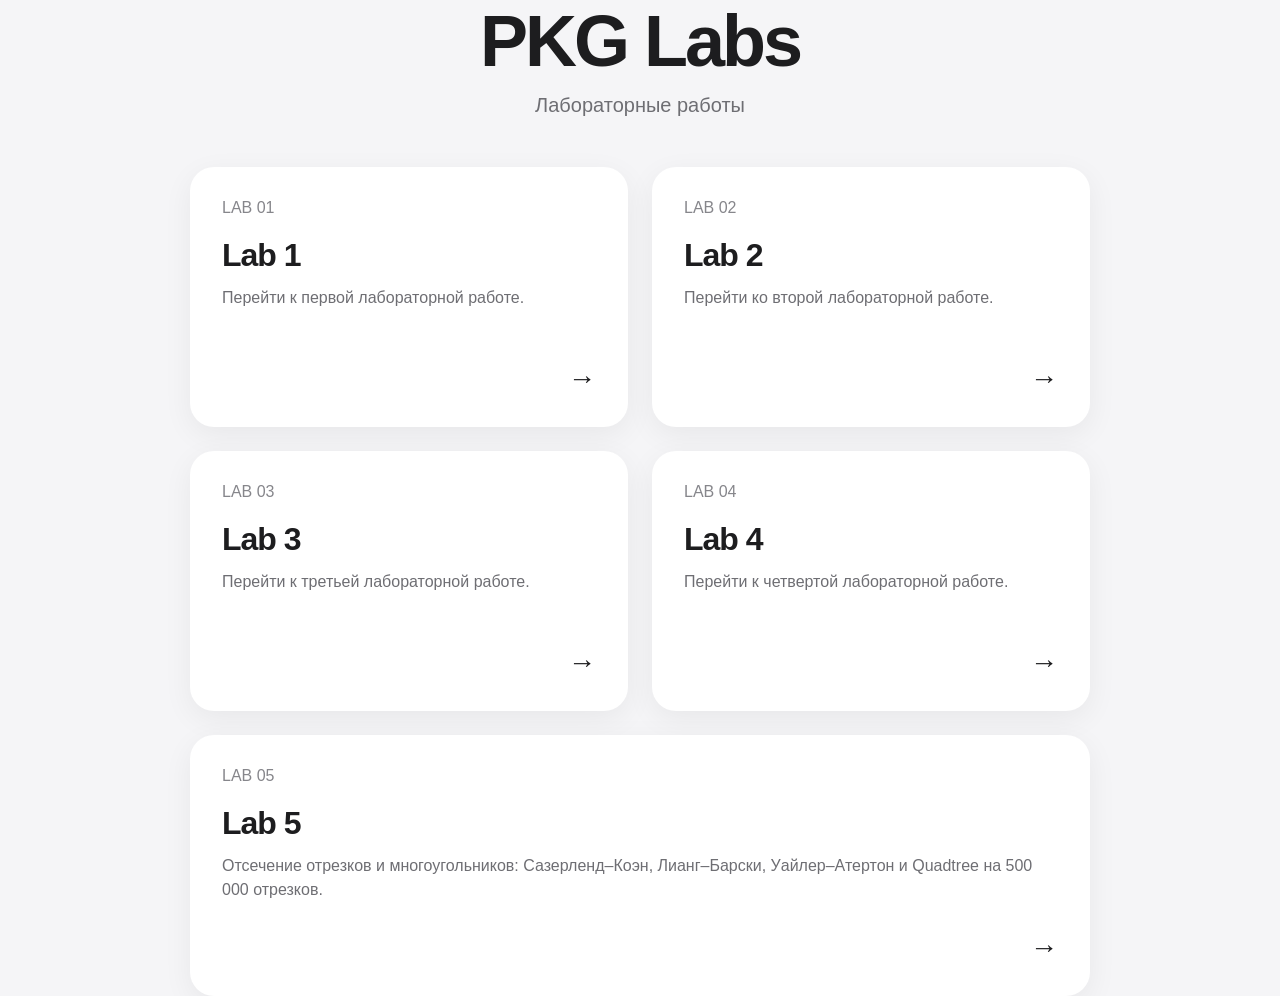
<file: index.html>
<!DOCTYPE html>

<html lang="ru">
<head>
    <meta charset="UTF-8">
    <meta name="viewport" content="width=device-width, initial-scale=1.0">
<title>PKG Labs</title>

<style>
    * {
        box-sizing: border-box;
    }

    body {
        margin: 0;
        min-height: 100vh;

        display: flex;
        justify-content: center;
        align-items: center;

        font-family: -apple-system, BlinkMacSystemFont, "Segoe UI", sans-serif;

        background: #f5f5f7;
        color: #1d1d1f;
    }

    .container {
        width: min(900px, 90%);
        text-align: center;
    }

    h1 {
        margin: 0 0 12px;

        font-size: clamp(42px, 7vw, 72px);
        font-weight: 700;
        letter-spacing: -3px;
    }

    .subtitle {
        margin: 0 0 50px;

        font-size: 20px;
        color: #6e6e73;
    }

    .labs {
        display: grid;
        grid-template-columns: repeat(2, 1fr);
        gap: 24px;
    }

    .lab {
        display: flex;
        flex-direction: column;
        justify-content: space-between;

        min-height: 260px;
        padding: 32px;

        text-align: left;
        text-decoration: none;
        color: inherit;

        background: white;
        border-radius: 24px;

        box-shadow: 0 8px 30px rgba(0, 0, 0, 0.06);

        transition:
            transform 0.2s ease,
            box-shadow 0.2s ease;
    }

    .lab:hover {
        transform: translateY(-6px);

        box-shadow: 0 16px 40px rgba(0, 0, 0, 0.1);
    }

    .lab-number {
        font-size: 16px;
        color: #86868b;
        margin-bottom: 20px;
    }

    .lab-title {
        margin: 0;

        font-size: 32px;
        font-weight: 600;
        letter-spacing: -1px;
    }

    .lab-description {
        margin: 12px 0 0;

        color: #6e6e73;
        line-height: 1.5;
    }

    .arrow {
        margin-top: 30px;

        font-size: 28px;
        text-align: right;
    }

    .labs .lab:last-child:nth-child(odd) {
        grid-column: 1 / -1;
        min-height: 220px;
    }

    footer {
        margin-top: 40px;

        font-size: 14px;
        color: #86868b;
    }

    @media (max-width: 650px) {
        .labs {
            grid-template-columns: 1fr;
        }

        .lab {
            min-height: 220px;
        }
    }
</style>

</head>

<body>

<main class="container">
<h1>PKG Labs</h1>

<p class="subtitle">
    Лабораторные работы
</p>

<section class="labs">

   <a class="lab" href="./pkg%20lab%201/index.html">
        <div>
            <div class="lab-number">LAB 01</div>

            <h2 class="lab-title">
                Lab 1
            </h2>

            <p class="lab-description">
                Перейти к первой лабораторной работе.
            </p>
        </div>

        <div class="arrow">→</div>
    </a>

    <a class="lab" href="./pkg%20lab%202/index.html">
        <div>
            <div class="lab-number">LAB 02</div>

            <h2 class="lab-title">
                Lab 2
            </h2>

            <p class="lab-description">
                Перейти ко второй лабораторной работе.
            </p>
        </div>

        <div class="arrow">→</div>
    </a>

    <a class="lab" href="./pkg%20lab%203/index.html">
        <div>
            <div class="lab-number">LAB 03</div>

            <h2 class="lab-title">
                Lab 3
            </h2>

            <p class="lab-description">
                Перейти к третьей лабораторной работе.
            </p>
        </div>

        <div class="arrow">→</div>
    </a>
    <a class="lab" href="./pkg%20lab%204/index.html">
        <div>
            <div class="lab-number">LAB 04</div>

            <h2 class="lab-title">
                Lab 4
            </h2>

            <p class="lab-description">
                Перейти к четвертой лабораторной работе.
            </p>
        </div>

        <div class="arrow">→</div>
    </a>

    <a class="lab" href="./pkg%20lab%205/index.html">
        <div>
            <div class="lab-number">LAB 05</div>

            <h2 class="lab-title">
                Lab 5
            </h2>

            <p class="lab-description">
                Отсечение отрезков и многоугольников: Сазерленд–Коэн,
                Лианг–Барски, Уайлер–Атертон и Quadtree на 500 000 отрезков.
            </p>
        </div>

        <div class="arrow">→</div>
    </a>
</section>
</main>

</body>
</html>
</file>
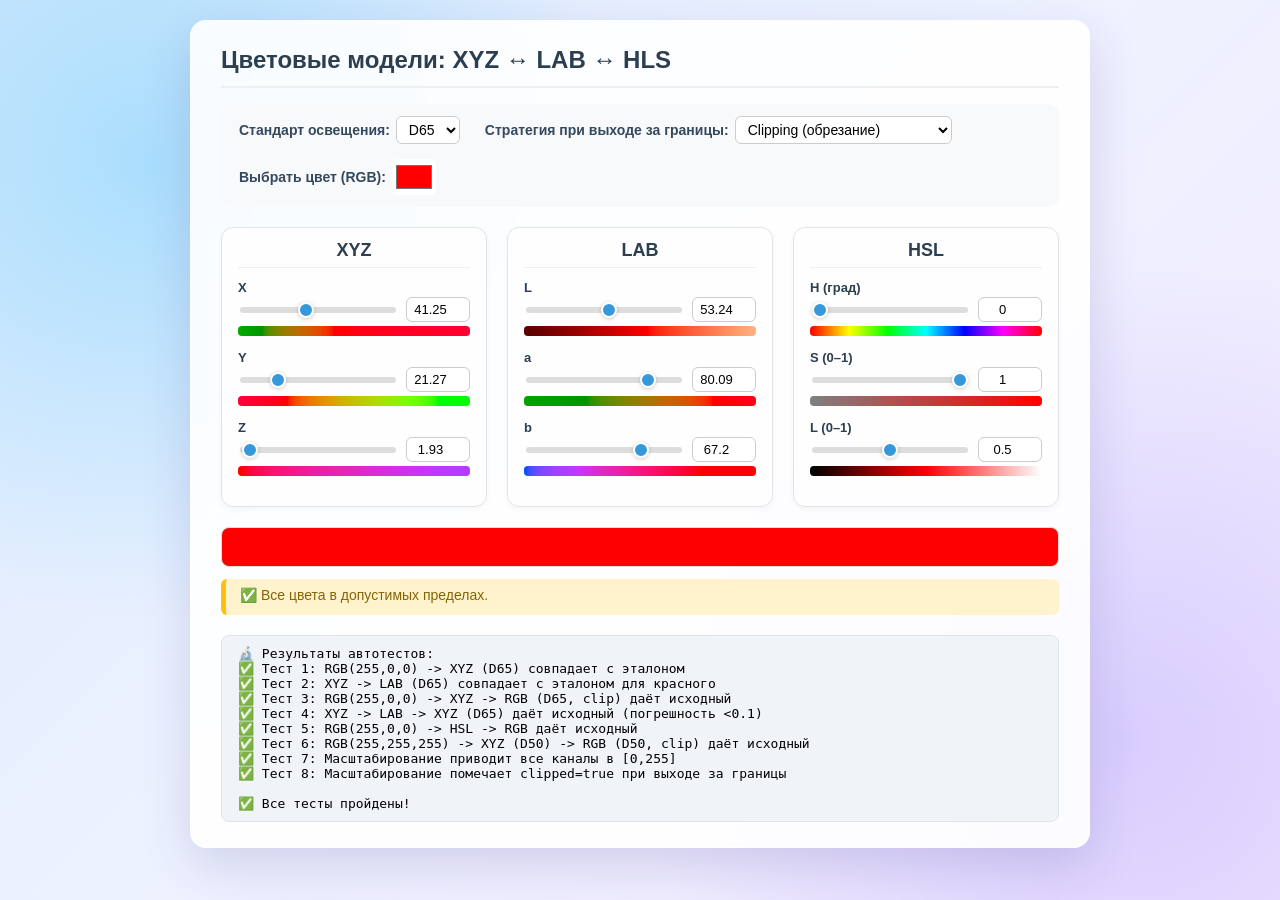
<file: pkg lab 1 /index.html>
<!DOCTYPE html>
<html lang="ru">
<head>
    <meta charset="UTF-8">
    <meta name="viewport" content="width=device-width, initial-scale=1.0">
    <title>ЛР 1: XYZ ↔ LAB ↔ HLS</title>
    <link rel="stylesheet" href="style.css">
</head>
<body>
<div class="app" id="app">
    <h1> Цветовые модели: XYZ ↔ LAB ↔ HLS</h1>

    <div class="controls">
        <label>Стандарт освещения:
            <select id="illuminantSelect">
                <option value="D65">D65</option>
                <option value="D50">D50</option>
                <option value="E">E</option>
            </select>
        </label>
        <label>Стратегия при выходе за границы:
            <select id="clampStrategy">
                <option value="clip">Clipping (обрезание)</option>
                <option value="scale">Scaling (масштабирование)</option>
            </select>
        </label>
        <label>Выбрать цвет (RGB):
            <input type="color" id="colorPicker" value="#ff0000">
        </label>
    </div>

    <div class="models">
        <div class="model-card" id="xyzCard">
            <h3>XYZ</h3>
            <div class="param" data-model="xyz" data-component="X">
                <label>X</label>
                <div class="row">
                    <input type="range" min="0" max="100" step="0.01" value="41">
                    <input type="number" step="0.01" value="41">
                </div>
                <canvas class="gradient-canvas" width="200" height="10"></canvas>
            </div>
            <div class="param" data-model="xyz" data-component="Y">
                <label>Y</label>
                <div class="row">
                    <input type="range" min="0" max="100" step="0.01" value="21">
                    <input type="number" step="0.01" value="21">
                </div>
                <canvas class="gradient-canvas" width="200" height="10"></canvas>
            </div>
            <div class="param" data-model="xyz" data-component="Z">
                <label>Z</label>
                <div class="row">
                    <input type="range" min="0" max="110" step="0.01" value="2">
                    <input type="number" step="0.01" value="2">
                </div>
                <canvas class="gradient-canvas" width="200" height="10"></canvas>
            </div>
        </div>

        <div class="model-card" id="labCard">
            <h3>LAB</h3>
            <div class="param" data-model="lab" data-component="L">
                <label>L</label>
                <div class="row">
                    <input type="range" min="0" max="100" step="0.01" value="53">
                    <input type="number" step="0.01" value="53">
                </div>
                <canvas class="gradient-canvas" width="200" height="10"></canvas>
            </div>
            <div class="param" data-model="lab" data-component="a">
                <label>a</label>
                <div class="row">
                    <input type="range" min="-128" max="127" step="0.01" value="80">
                    <input type="number" step="0.01" value="80">
                </div>
                <canvas class="gradient-canvas" width="200" height="10"></canvas>
            </div>
            <div class="param" data-model="lab" data-component="b">
                <label>b</label>
                <div class="row">
                    <input type="range" min="-128" max="127" step="0.01" value="67">
                    <input type="number" step="0.01" value="67">
                </div>
                <canvas class="gradient-canvas" width="200" height="10"></canvas>
            </div>
        </div>

        <div class="model-card" id="hslCard">
            <h3>HSL</h3>
            <div class="param" data-model="hsl" data-component="H">
                <label>H (град)</label>
                <div class="row">
                    <input type="range" min="0" max="360" step="0.1" value="0">
                    <input type="number" step="0.1" value="0">
                </div>
                <canvas class="gradient-canvas" width="200" height="10"></canvas>
            </div>
            <div class="param" data-model="hsl" data-component="S">
                <label>S (0–1)</label>
                <div class="row">
                    <input type="range" min="0" max="1" step="0.001" value="1">
                    <input type="number" step="0.001" value="1">
                </div>
                <canvas class="gradient-canvas" width="200" height="10"></canvas>
            </div>
            <div class="param" data-model="hsl" data-component="L">
                <label>L (0–1)</label>
                <div class="row">
                    <input type="range" min="0" max="1" step="0.001" value="0.5">
                    <input type="number" step="0.001" value="0.5">
                </div>
                <canvas class="gradient-canvas" width="200" height="10"></canvas>
            </div>
        </div>
    </div>

    <div class="color-preview" id="colorPreview" style="background: #ff0000;"></div>
    <div class="warning" id="warningMessage"> Предупреждений нет</div>

    <div class="test-results" id="testResults">Запуск автотестов...</div>
</div>

<script src="script.js"></script>
</body>
</html>
</file>
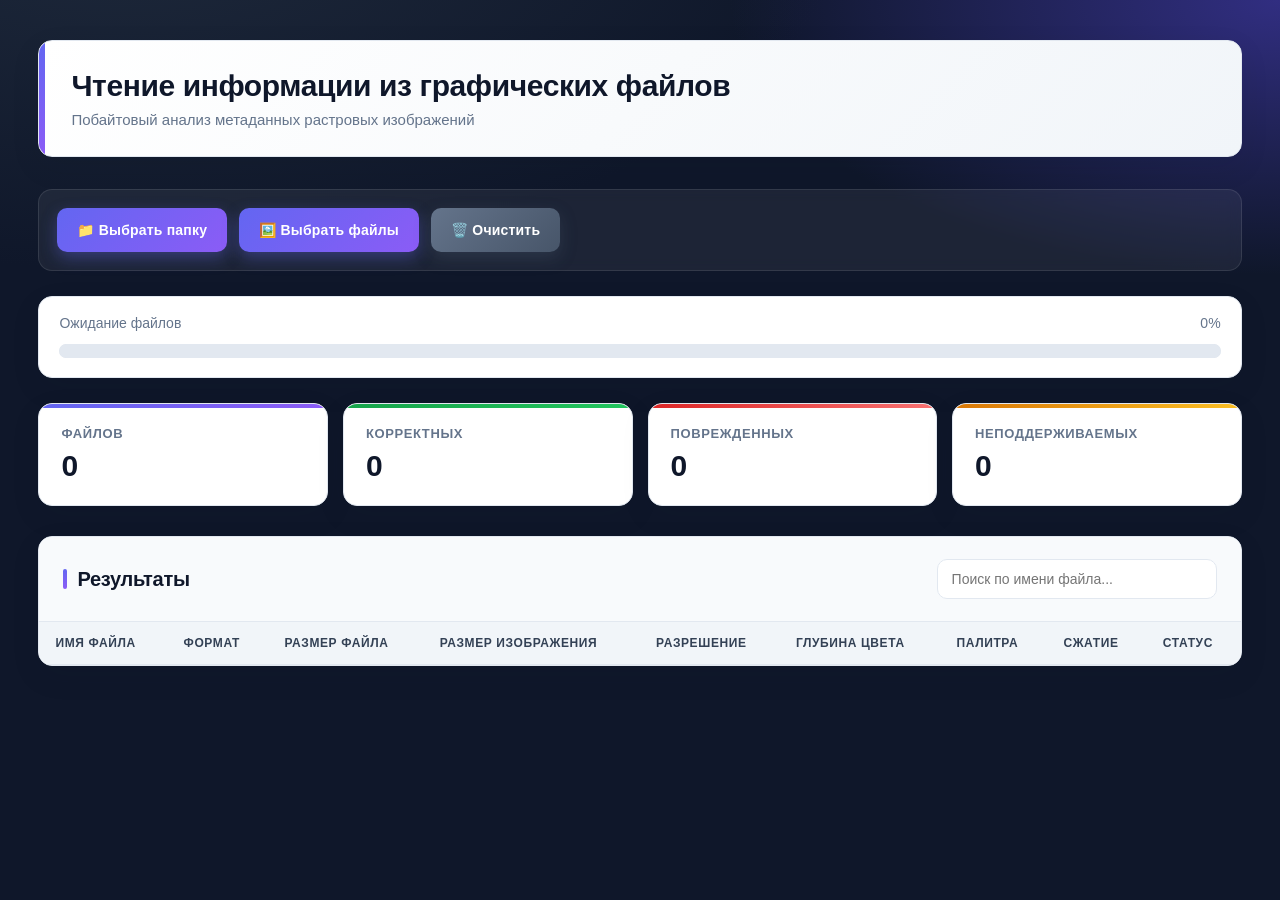
<file: pkg lab 2/index.html>
<!DOCTYPE html>
<html lang="ru">
<head>
    <meta charset="UTF-8">
    <meta name="viewport" content="width=device-width, initial-scale=1.0">
    <title>Чтение информации из графических файлов</title>
    <link rel="stylesheet" href="styles.css">
</head>
<body>
<main class="container">
    <header class="header">
        <h1>Чтение информации из графических файлов</h1>
        <p>Побайтовый анализ метаданных растровых изображений</p>
    </header>

    <section class="controls">
        <label class="button primary">
            📁 Выбрать папку
            <input id="folderInput" type="file" webkitdirectory directory multiple hidden>
        </label>

        <label class="button">
            🖼️ Выбрать файлы
            <input id="fileInput" type="file" multiple accept=".jpg,.jpeg,.gif,.tif,.tiff,.bmp,.png,.pcx" hidden>
        </label>

        <button id="clearButton" class="button secondary" type="button">🗑️ Очистить</button>
    </section>

    <section class="progress-section">
        <div class="progress-header">
            <span id="progressText">Ожидание файлов</span>
            <span id="progressPercent">0%</span>
        </div>
        <progress id="progressBar" value="0" max="100"></progress>
    </section>

    <section class="statistics">
        <div class="stat-card">
            <span>Файлов</span>
            <strong id="totalFiles">0</strong>
        </div>
        <div class="stat-card">
            <span>Корректных</span>
            <strong id="correctFiles">0</strong>
        </div>
        <div class="stat-card">
            <span>Поврежденных</span>
            <strong id="brokenFiles">0</strong>
        </div>
        <div class="stat-card">
            <span>Неподдерживаемых</span>
            <strong id="unsupportedFiles">0</strong>
        </div>
    </section>

    <section class="results">
        <div class="results-header">
            <h2>Результаты</h2>
            <input id="filterInput" type="search" placeholder="Поиск по имени файла...">
        </div>

        <div class="table-wrapper">
            <table>
                <thead>
                    <tr>
                        <th>Имя файла</th>
                        <th>Формат</th>
                        <th>Размер файла</th>
                        <th>Размер изображения</th>
                        <th>Разрешение</th>
                        <th>Глубина цвета</th>
                        <th>Палитра</th>
                        <th>Сжатие</th>
                        <th>Статус</th>
                    </tr>
                </thead>
                <tbody id="resultsBody"></tbody>
            </table>
        </div>
    </section>
</main>

<script src="worker.js"></script>
<script src="app.js"></script>
</body>
</html>
</file>
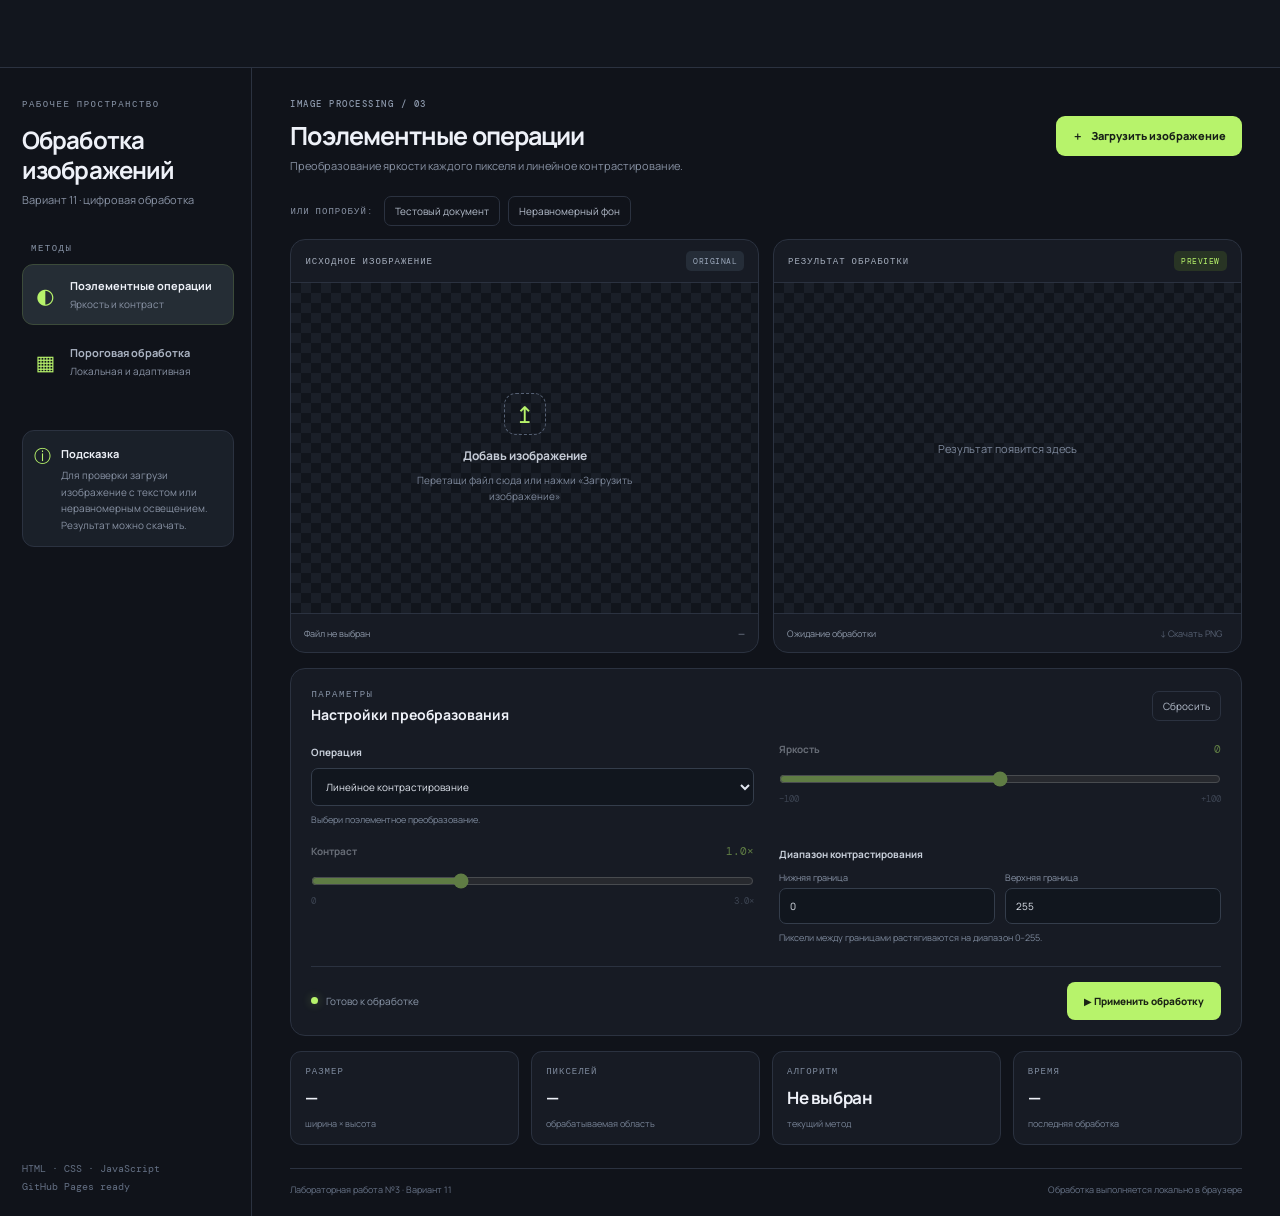
<file: pkg lab 3/index.html>
<!doctype html>
<html lang="ru">
<head>
  <meta charset="utf-8">
  <meta name="viewport" content="width=device-width, initial-scale=1">
  <meta name="theme-color" content="#10131a">
  <title>Lab 3 — Обработка изображений</title>
  <link rel="stylesheet" href="style.css">
</head>
<body>
  <header class="topbar">
    <div class="topbar-spacer" aria-hidden="true"></div>
  </header>
  <main class="app-shell">
    <aside class="sidebar">
      <div class="eyebrow">РАБОЧЕЕ ПРОСТРАНСТВО</div>
      <h1>Обработка<br>изображений</h1>
      <p class="muted intro">Вариант 11 · цифровая обработка</p>
      <div class="nav-label">МЕТОДЫ</div>
      <button class="nav-item active" data-panel="pixel"><span class="nav-icon">◐</span><span><b>Поэлементные операции</b><small>Яркость и контраст</small></span></button>
      <button class="nav-item" data-panel="threshold"><span class="nav-icon">▦</span><span><b>Пороговая обработка</b><small>Локальная и адаптивная</small></span></button>
      <div class="side-note"><span class="note-icon">ⓘ</span><div><b>Подсказка</b><p>Для проверки загрузи изображение с текстом или неравномерным освещением. Результат можно скачать.</p></div></div>
      <div class="sidebar-footer">HTML · CSS · JavaScript<br>GitHub Pages ready</div>
    </aside>
    <section class="workspace">
      <div class="page-heading">
        <div><div class="eyebrow">IMAGE PROCESSING / 03</div><h2 id="pageTitle">Поэлементные операции</h2><p id="pageSubtitle">Преобразование яркости каждого пикселя и линейное контрастирование.</p></div>
        <label class="upload-btn" for="fileInput">＋ <span>Загрузить изображение</span></label>
        <input id="fileInput" type="file" accept="image/*" hidden>
      </div>
      <div class="sample-row"><span class="muted">ИЛИ ПОПРОБУЙ:</span><button class="sample-btn" id="sampleDocument">Тестовый документ</button><button class="sample-btn" id="sampleUneven">Неравномерный фон</button></div>
      <div class="image-grid">
        <article class="image-card">
          <div class="card-head"><span>ИСХОДНОЕ ИЗОБРАЖЕНИЕ</span><span class="pill" id="originalTag">ORIGINAL</span></div>
          <div class="canvas-wrap" id="originalWrap"><canvas id="originalCanvas" width="640" height="420"></canvas><div class="empty-state" id="emptyState"><div class="empty-symbol">↥</div><b>Добавь изображение</b><span>Перетащи файл сюда или нажми «Загрузить изображение»</span></div></div>
          <div class="image-meta"><span id="imageName">Файл не выбран</span><span id="imageSize">—</span></div>
        </article>
        <article class="image-card result-card">
          <div class="card-head"><span>РЕЗУЛЬТАТ ОБРАБОТКИ</span><span class="pill result-pill">PREVIEW</span></div>
          <div class="canvas-wrap"><canvas id="resultCanvas" width="640" height="420"></canvas><div class="result-placeholder" id="resultPlaceholder">Результат появится здесь</div></div>
          <div class="image-meta"><span id="resultLabel">Ожидание обработки</span><button class="download-btn" id="downloadBtn" disabled>↓ Скачать PNG</button></div>
        </article>
      </div>
      <section class="control-panel">
        <div class="panel-title"><div><div class="eyebrow">ПАРАМЕТРЫ</div><h3 id="controlTitle">Настройки преобразования</h3></div><button class="reset-btn" id="resetBtn">Сбросить</button></div>
        <div id="pixelControls" class="controls-grid">
          <div class="control-block"><label for="operation">Операция</label><select id="operation"><option value="contrast">Линейное контрастирование</option><option value="gray">Оттенки серого</option><option value="invert">Инверсия</option><option value="brightness">Яркость и контраст</option></select><p class="help">Выбери поэлементное преобразование.</p></div>
          <div class="control-block range-block" id="brightnessBlock"><div class="range-label"><label for="brightness">Яркость</label><output id="brightnessOut">0</output></div><input id="brightness" type="range" min="-100" max="100" value="0"><div class="range-ends"><span>−100</span><span>+100</span></div></div>
          <div class="control-block range-block" id="contrastBlock"><div class="range-label"><label for="contrast">Контраст</label><output id="contrastOut">1.0×</output></div><input id="contrast" type="range" min="0" max="300" value="100"><div class="range-ends"><span>0</span><span>3.0×</span></div></div>
          <div class="control-block"><label for="stretch">Диапазон контрастирования</label><div class="two-inputs"><div><small>Нижняя граница</small><input id="lowCut" type="number" min="0" max="254" value="0"></div><div><small>Верхняя граница</small><input id="highCut" type="number" min="1" max="255" value="255"></div></div><p class="help">Пиксели между границами растягиваются на диапазон 0–255.</p></div>
        </div>
        <div id="thresholdControls" class="controls-grid" hidden>
          <div class="control-block"><label for="thresholdMethod">Метод пороговой обработки</label><select id="thresholdMethod"><option value="mean">Локальный порог по среднему</option><option value="niblack">Локальный метод Ниблэка</option><option value="sauvola">Адаптивный метод Сауволы</option></select><p class="help" id="methodDescription">Порог каждого пикселя вычисляется по среднему значению яркости в окрестности.</p></div>
          <div class="control-block range-block"><div class="range-label"><label for="windowSize">Размер окна</label><output id="windowOut">31 px</output></div><input id="windowSize" type="range" min="3" max="101" step="2" value="31"><div class="range-ends"><span>3 px</span><span>101 px</span></div></div>
          <div class="control-block range-block" id="kBlock"><div class="range-label"><label for="kValue">Параметр k</label><output id="kOut">0.20</output></div><input id="kValue" type="range" min="-50" max="50" value="20"><div class="range-ends"><span>−0.50</span><span>+0.50</span></div><p class="help">Для Ниблэка: T = m + k · s.</p></div>
          <div class="control-block range-block" id="rBlock"><div class="range-label"><label for="rValue">Динамический диапазон R</label><output id="rOut">128</output></div><input id="rValue" type="range" min="64" max="oup" value="128" disabled hidden><input id="rValue2" type="range" min="1" max="255" value="128"><div class="range-ends"><span>1</span><span>255</span></div><p class="help">Параметр нормализации стандартного отклонения в Сауволе.</p></div>
          <div class="control-block range-block" id="sauvolaKBlock"><div class="range-label"><label for="sauvolaK">k Сауволы</label><output id="sauvolaKOut">0.20</output></div><input id="sauvolaK" type="range" min="0" max="100" value="20"><div class="range-ends"><span>0.00</span><span>1.00</span></div><p class="help">T = m · [1 + k · (s / R − 1)].</p></div>
          <div class="control-block"><label for="foreground">Цвет объекта</label><select id="foreground"><option value="dark">Тёмный объект на светлом фоне</option><option value="light">Светлый объект на тёмном фоне</option></select><p class="help">Меняет правило классификации пикселя относительно порога.</p></div>
        </div>
        <div class="panel-bottom"><span class="engine-status"><span class="status-dot"></span><span id="statusText">Готово к обработке</span></span><button class="primary-btn" id="applyBtn">▶ Применить обработку</button></div>
      </section>
      <section class="stats-row">
        <div class="stat-card"><span>РАЗМЕР</span><b id="statDimensions">—</b><small>ширина × высота</small></div>
        <div class="stat-card"><span>ПИКСЕЛЕЙ</span><b id="statPixels">—</b><small>обрабатываемая область</small></div>
        <div class="stat-card"><span>АЛГОРИТМ</span><b id="statAlgorithm">Не выбран</b><small>текущий метод</small></div>
        <div class="stat-card"><span>ВРЕМЯ</span><b id="statTime">—</b><small>последняя обработка</small></div>
      </section>
      <footer class="footer">Лабораторная работа №3 · Вариант 11 <span>Обработка выполняется локально в браузере</span></footer>
    </section>
  </main>
  <script src="algorithms.js"></script>
  <script src="app.js"></script>
</body>
</html>
</file>
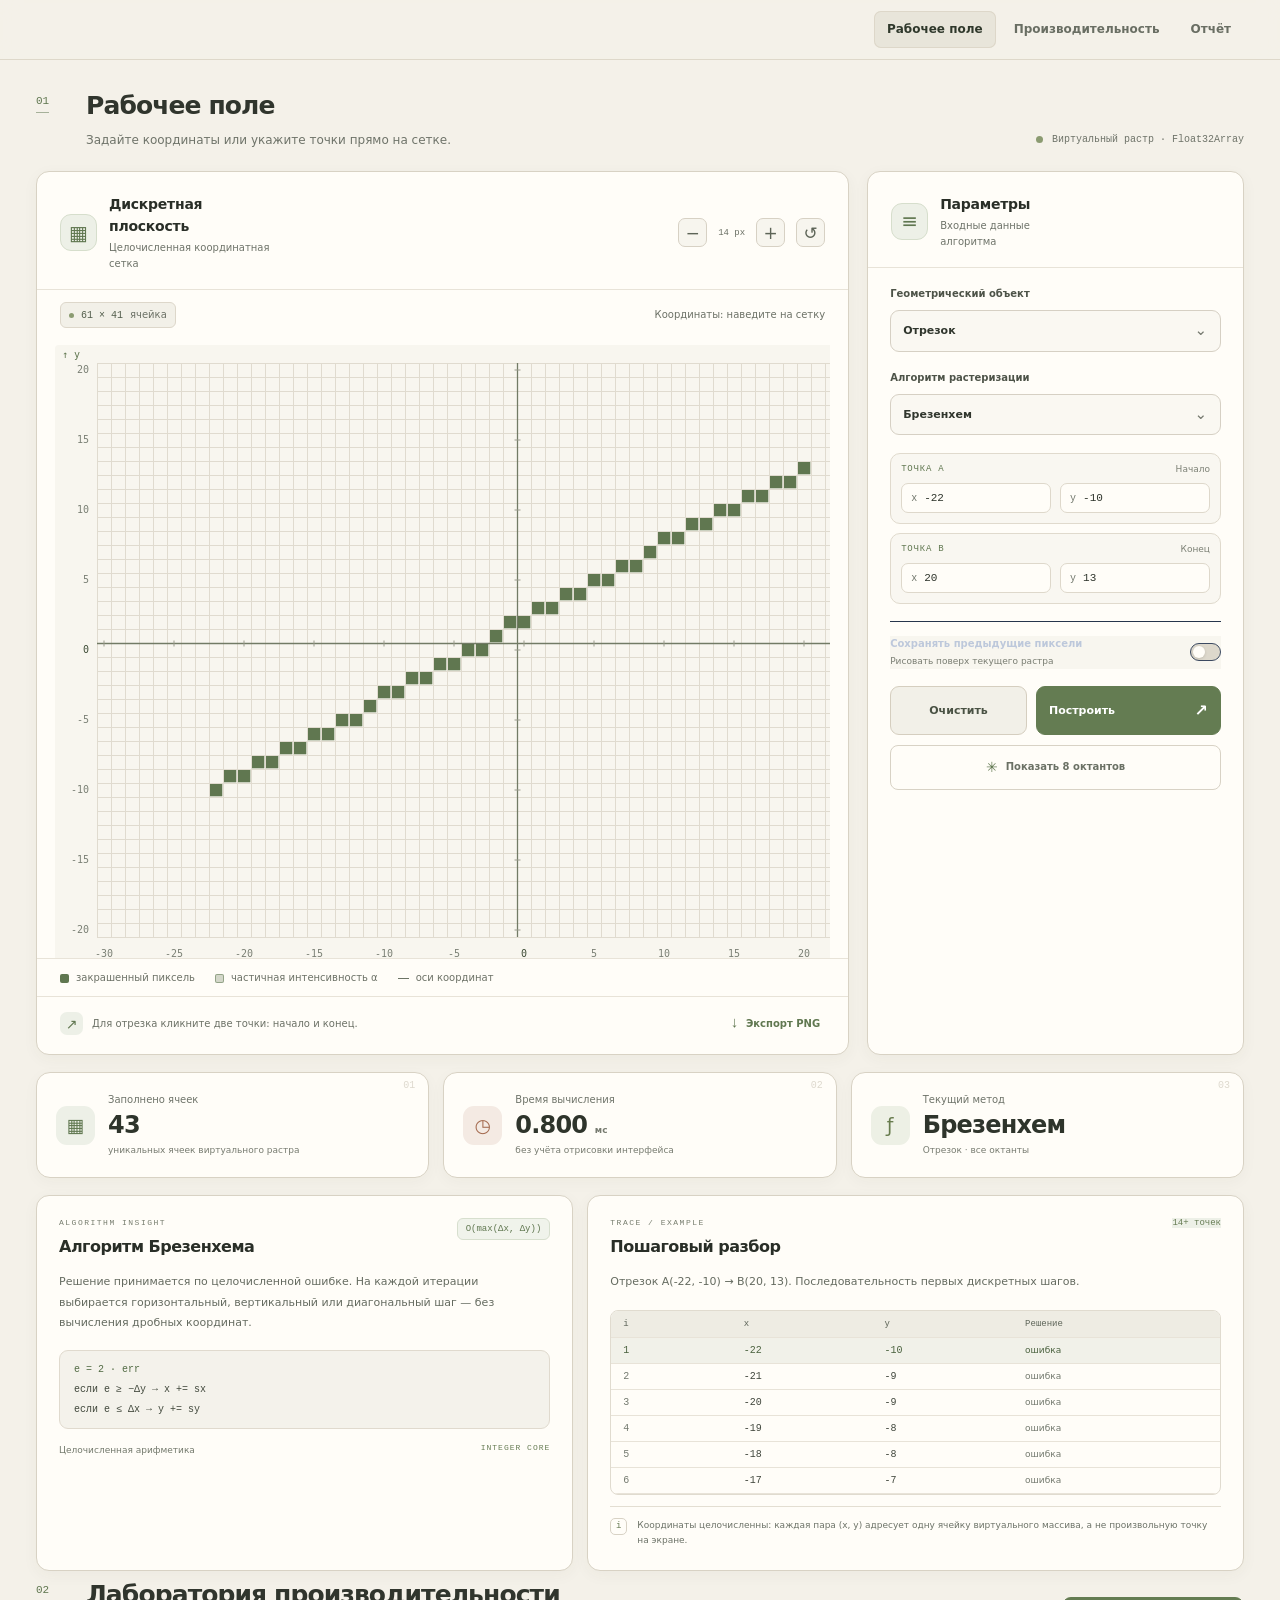
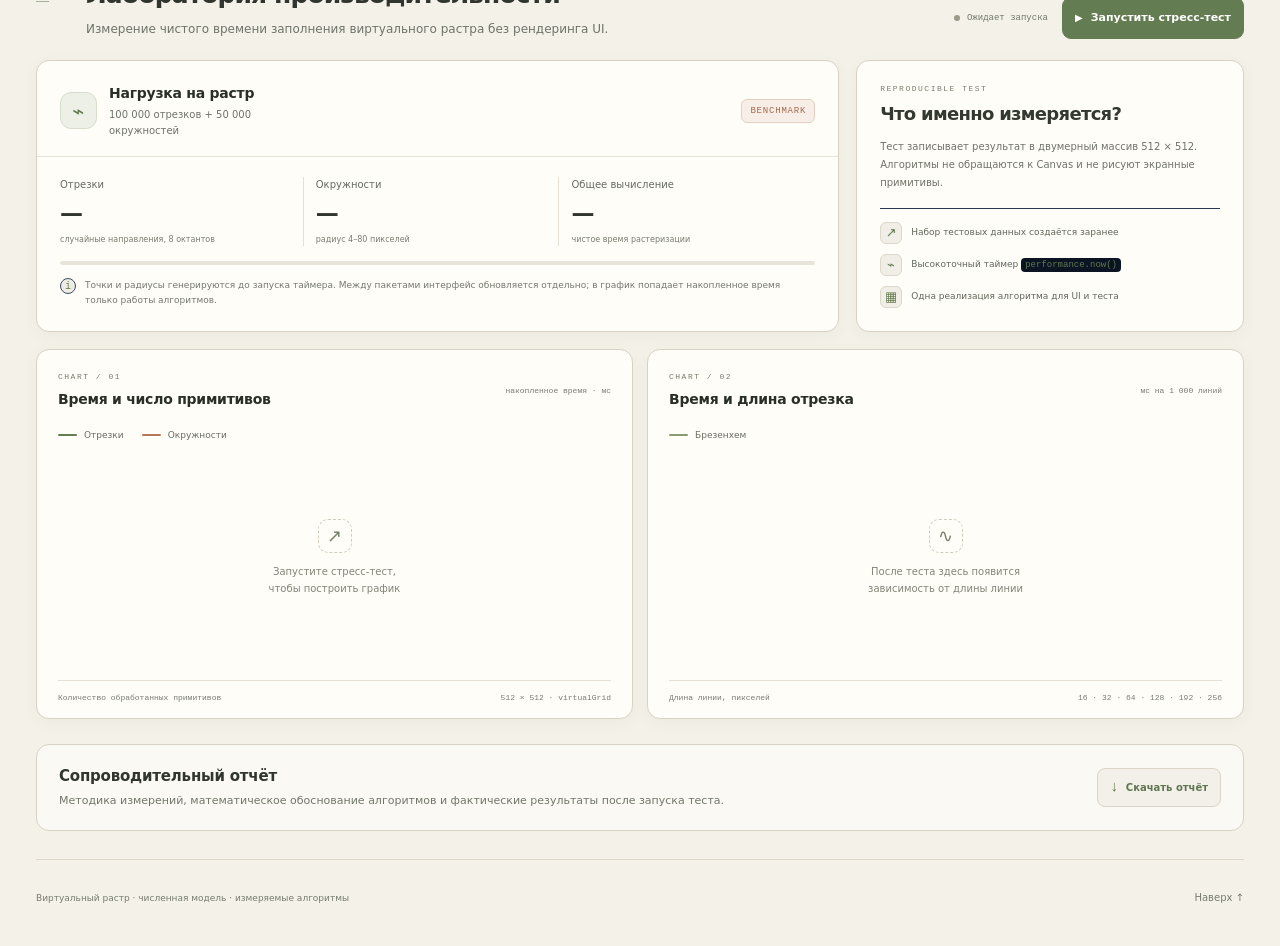
<file: pkg lab 4/index.html>
<!doctype html>
<html lang="ru">
<head>
  <meta charset="utf-8">
  <meta name="viewport" content="width=device-width, initial-scale=1">
  <meta name="theme-color" content="#f4f1e9">
  <meta name="description" content="Интерактивная визуализация растровых алгоритмов, виртуального пиксельного поля и сравнение производительности.">
  <title>Дискретная графика</title>
  <link rel="stylesheet" href="styles.css">
</head>
<body>
  <header class="topbar">
    <nav class="main-nav" aria-label="Основная навигация">
      <a class="nav-link active" href="#workspace">Рабочее поле</a>
      <a class="nav-link" href="#benchmark">Производительность</a>
      <a class="nav-link" href="#report-download">Отчёт</a>
    </nav>
  </header>

  <main id="top">
    <div class="section-heading" id="workspace">
      <div><span class="section-index">01</span><h2>Рабочее поле</h2><p>Задайте координаты или укажите точки прямо на сетке.</p></div>
      <div class="section-meta"><span class="mini-dot"></span> Виртуальный растр · Float32Array</div>
    </div>

    <section class="workbench-layout" aria-label="Рабочее поле и параметры алгоритмов">
      <article class="panel raster-panel">
        <div class="panel-header raster-header">
          <div class="panel-title"><span class="panel-icon grid-icon">▦</span><div><h3>Дискретная плоскость</h3><p>Целочисленная координатная сетка</p></div></div>
          <div class="canvas-tools">
            <button class="icon-button" id="zoomOut" aria-label="Уменьшить масштаб" title="Уменьшить масштаб">−</button>
            <span class="zoom-value" id="zoomValue">14 px</span>
            <button class="icon-button" id="zoomIn" aria-label="Увеличить масштаб" title="Увеличить масштаб">+</button>
            <button class="icon-button reset-view" id="resetView" aria-label="Вернуть исходный масштаб" title="Исходный масштаб">↺</button>
          </div>
        </div>
        <div class="canvas-statusline"><span class="status-chip"><i></i> <b id="gridSizeLabel">61 × 41</b> ячейка</span><span id="cursorReadout">Координаты: наведите на сетку</span></div>
        <div class="canvas-scroller" id="canvasScroller">
          <canvas id="rasterCanvas" aria-label="Координатная сетка виртуального растра. Нажмите на поле, чтобы задать точки. Ваши алгоритмы вычисляют заполненные ячейки до отрисовки сетки."></canvas>
        </div>
        <div class="canvas-legend">
          <span><i class="legend-pixel bright"></i> закрашенный пиксель</span>
          <span><i class="legend-pixel faint"></i> частичная интенсивность α</span>
          <span><i class="legend-axis"></i> оси координат</span>
        </div>
        <div class="canvas-bottomline">
          <div class="hint-inline"><span class="hint-symbol">↗</span><span id="canvasHint">Для отрезка кликните две точки: начало и конец.</span></div>
          <button class="text-button" id="downloadImage"><span>↓</span> Экспорт PNG</button>
        </div>
      </article>

      <aside class="panel controls-panel">
        <div class="panel-header">
          <div class="panel-title"><span class="panel-icon sliders-icon">≡</span><div><h3>Параметры</h3><p>Входные данные алгоритма</p></div></div>
        </div>
        <div class="controls-body">
          <label class="field-label" for="primitive">Геометрический объект</label>
          <div class="select-wrap"><select id="primitive" class="field-select"><option value="line">Отрезок</option><option value="circle">Окружность</option><option value="curve">Дуга Кастла–Питвея</option></select><span>⌄</span></div>

          <div id="lineFields" class="param-group">
            <label class="field-label" for="algorithm">Алгоритм растеризации</label>
            <div class="select-wrap"><select id="algorithm" class="field-select"><option value="step">Пошаговый</option><option value="dda">ЦДА (DDA)</option><option value="bresenham" selected>Брезенхем</option><option value="wu">Ву · сглаживание</option></select><span>⌄</span></div>
            <div class="coord-block">
              <div class="coord-heading"><span>ТОЧКА A</span><span>Начало</span></div>
              <div class="coord-row"><label><span>x</span><input id="x0" type="number" min="-30" max="30" value="-22" step="1"></label><label><span>y</span><input id="y0" type="number" min="-20" max="20" value="-10" step="1"></label></div>
            </div>
            <div class="coord-block">
              <div class="coord-heading"><span>ТОЧКА B</span><span>Конец</span></div>
              <div class="coord-row"><label><span>x</span><input id="x1" type="number" min="-30" max="30" value="20" step="1"></label><label><span>y</span><input id="y1" type="number" min="-20" max="20" value="13" step="1"></label></div>
            </div>
          </div>

          <div id="circleFields" class="param-group hidden">
            <div class="field-label">Центр окружности</div>
            <div class="coord-row"><label><span>x</span><input id="cx" type="number" min="-30" max="30" value="0" step="1"></label><label><span>y</span><input id="cy" type="number" min="-20" max="20" value="0" step="1"></label></div>
            <label class="field-label radius-label" for="radius">Радиус <output id="radiusValue">12</output></label>
            <input id="radius" class="range-input" type="range" min="2" max="20" value="12" step="1">
          </div>

          <div id="curveFields" class="param-group hidden">
            <p class="field-help">Три точки задают параболическую дугу: начало, контрольная точка и конец.</p>
            <div class="coord-block"><div class="coord-heading"><span>НАЧАЛО</span><span>P₀</span></div><div class="coord-row"><label><span>x</span><input id="qx0" type="number" min="-30" max="30" value="-23" step="1"></label><label><span>y</span><input id="qy0" type="number" min="-20" max="20" value="-9" step="1"></label></div></div>
            <div class="coord-block"><div class="coord-heading"><span>КОНТРОЛЬ</span><span>P₁</span></div><div class="coord-row"><label><span>x</span><input id="qxc" type="number" min="-30" max="30" value="0" step="1"></label><label><span>y</span><input id="qyc" type="number" min="-20" max="20" value="17" step="1"></label></div></div>
            <div class="coord-block"><div class="coord-heading"><span>КОНЕЦ</span><span>P₂</span></div><div class="coord-row"><label><span>x</span><input id="qx1" type="number" min="-30" max="30" value="23" step="1"></label><label><span>y</span><input id="qy1" type="number" min="-20" max="20" value="-8" step="1"></label></div></div>
          </div>

          <div class="control-divider"></div>
          <label class="toggle-row"><span><b>Сохранять предыдущие пиксели</b><small>Рисовать поверх текущего растра</small></span><input id="keepPixels" type="checkbox"><i class="toggle"></i></label>
          <div class="button-row"><button class="button-secondary" id="clearRaster">Очистить</button><button class="button-primary" id="drawButton"><span>Построить</span><span class="button-arrow">↗</span></button></div>
          <button class="button-ghost" id="octantDemo"><span class="ghost-icon">✳</span> Показать 8 октантов</button>
          <p id="formMessage" class="form-message" role="status" aria-live="polite"></p>
        </div>
      </aside>
    </section>

    <section class="results-grid" aria-label="Результаты построения">
      <article class="metric-card"><div class="metric-icon cyan-icon">▦</div><div><span class="metric-label">Заполнено ячеек</span><strong id="pixelMetric">0</strong><small>уникальных ячеек виртуального растра</small></div><span class="metric-decoration">01</span></article>
      <article class="metric-card"><div class="metric-icon violet-icon">◷</div><div><span class="metric-label">Время вычисления</span><strong id="timeMetric">— <small>мс</small></strong><small>без учёта отрисовки интерфейса</small></div><span class="metric-decoration">02</span></article>
      <article class="metric-card"><div class="metric-icon mint-icon">ƒ</div><div><span class="metric-label">Текущий метод</span><strong id="methodMetric">Брезенхем</strong><small id="objectMetric">Отрезок · все октанты</small></div><span class="metric-decoration">03</span></article>
    </section>

    <section class="analysis-row">
      <article class="panel formula-panel">
        <div class="subsection-top"><div><span class="micro-eyebrow">ALGORITHM INSIGHT</span><h3 id="formulaTitle">Алгоритм Брезенхема</h3></div><span class="formula-badge" id="complexityBadge">O(max(Δx, Δy))</span></div>
        <p id="formulaDescription">Решение принимается по целочисленной ошибке. На каждой итерации выбирается горизонтальный, вертикальный или диагональный шаг — без вычисления дробных координат.</p>
        <div class="formula-code" id="formulaCode"><span>e = 2 · err</span><span>если e ≥ −Δy → x += sx</span><span>если e ≤  Δx → y += sy</span></div>
        <div class="formula-footer"><span>Целочисленная арифметика</span><span class="formula-tag">INTEGER CORE</span></div>
      </article>
      <article class="panel example-panel">
        <div class="subsection-top"><div><span class="micro-eyebrow">TRACE / EXAMPLE</span><h3>Пошаговый разбор</h3></div><span class="trace-count" id="traceCount">8 точек</span></div>
        <p class="trace-intro" id="traceIntro">Отрезок A(2, 1) → B(9, 5). Сравним шаги алгоритма на небольшом примере.</p>
        <div class="trace-table-wrap"><table class="trace-table"><thead><tr><th>i</th><th>x</th><th>y</th><th>Решение</th></tr></thead><tbody id="traceTableBody"></tbody></table></div>
        <div class="trace-note"><span>i</span><p>Координаты целочисленны: каждая пара (x, y) адресует одну ячейку виртуального массива, а не произвольную точку на экране.</p></div>
      </article>
    </section>

    <section class="section-heading benchmark-heading" id="benchmark">
      <div><span class="section-index">02</span><h2>Лаборатория производительности</h2><p>Измерение чистого времени заполнения виртуального растра без рендеринга UI.</p></div>
      <div class="benchmark-actions"><span class="benchmark-status" id="benchmarkStatus"><i></i> Ожидает запуска</span><button class="button-primary run-benchmark" id="runBenchmark"><span class="run-icon">▶</span> Запустить стресс-тест</button></div>
    </section>

    <section class="benchmark-layout">
      <article class="panel benchmark-panel">
        <div class="panel-header"><div class="panel-title"><span class="panel-icon speed-icon">⌁</span><div><h3>Нагрузка на растр</h3><p>100 000 отрезков + 50 000 окружностей</p></div></div><span class="benchmark-tag">BENCHMARK</span></div>
        <div class="benchmark-stats"><div><span>Отрезки</span><strong id="lineBenchStat">—</strong><small>случайные направления, 8 октантов</small></div><div><span>Окружности</span><strong id="circleBenchStat">—</strong><small>радиус 4–80 пикселей</small></div><div><span>Общее вычисление</span><strong id="totalBenchStat">—</strong><small>чистое время растеризации</small></div></div>
        <div class="progress-track"><span id="benchmarkProgress"></span></div>
        <div class="benchmark-footnote"><span class="tiny-info">i</span><p>Точки и радиусы генерируются до запуска таймера. Между пакетами интерфейс обновляется отдельно; в график попадает накопленное время только работы алгоритмов.</p></div>
      </article>
      <article class="panel benchmark-note-panel"><span class="micro-eyebrow">REPRODUCIBLE TEST</span><h3>Что именно измеряется?</h3><p>Тест записывает результат в двумерный массив 512 × 512. Алгоритмы не обращаются к Canvas и не рисуют экранные примитивы.</p><div class="note-stat-list"><div><span class="note-symbol">↗</span><span>Набор тестовых данных создаётся заранее</span></div><div><span class="note-symbol">⌁</span><span>Высокоточный таймер <code>performance.now()</code></span></div><div><span class="note-symbol">▦</span><span>Одна реализация алгоритма для UI и теста</span></div></div></article>
    </section>

    <section class="charts-grid">
      <article class="panel chart-panel"><div class="chart-heading"><div><span class="micro-eyebrow">CHART / 01</span><h3>Время и число примитивов</h3></div><span class="chart-unit">накопленное время · мс</span></div><div class="chart-legend"><span><i class="legend-line line-cyan"></i>Отрезки</span><span><i class="legend-line line-violet"></i>Окружности</span></div><div id="countChart" class="chart-area"><div class="chart-empty"><span>↗</span><p>Запустите стресс-тест,<br>чтобы построить график</p></div></div><div class="chart-footer"><span>Количество обработанных примитивов</span><span>512 × 512 · virtualGrid</span></div></article>
      <article class="panel chart-panel"><div class="chart-heading"><div><span class="micro-eyebrow">CHART / 02</span><h3>Время и длина отрезка</h3></div><span class="chart-unit">мс на 1 000 линий</span></div><div class="chart-legend"><span><i class="legend-line line-mint"></i><span id="lengthChartLegend">Брезенхем</span></span></div><div id="lengthChart" class="chart-area"><div class="chart-empty"><span>∿</span><p>После теста здесь появится<br>зависимость от длины линии</p></div></div><div class="chart-footer"><span>Длина линии, пикселей</span><span>16 · 32 · 64 · 128 · 192 · 256</span></div></article>
    </section>

    <section class="report-download-row" id="report-download" aria-label="Сопроводительный отчёт">
      <div><h2>Сопроводительный отчёт</h2><p>Методика измерений, математическое обоснование алгоритмов и фактические результаты после запуска теста.</p></div>
      <a class="text-button report-download" href="report.md" download><span>↓</span> Скачать отчёт</a>
    </section>

  </main>

  <footer class="footer"><p>Виртуальный растр · численная модель · измеряемые алгоритмы</p><a href="#top" class="to-top">Наверх ↑</a></footer>
  <div id="toast" class="toast" role="status" aria-live="polite"></div>
  <script src="app.js"></script>
</body>
</html>
</file>
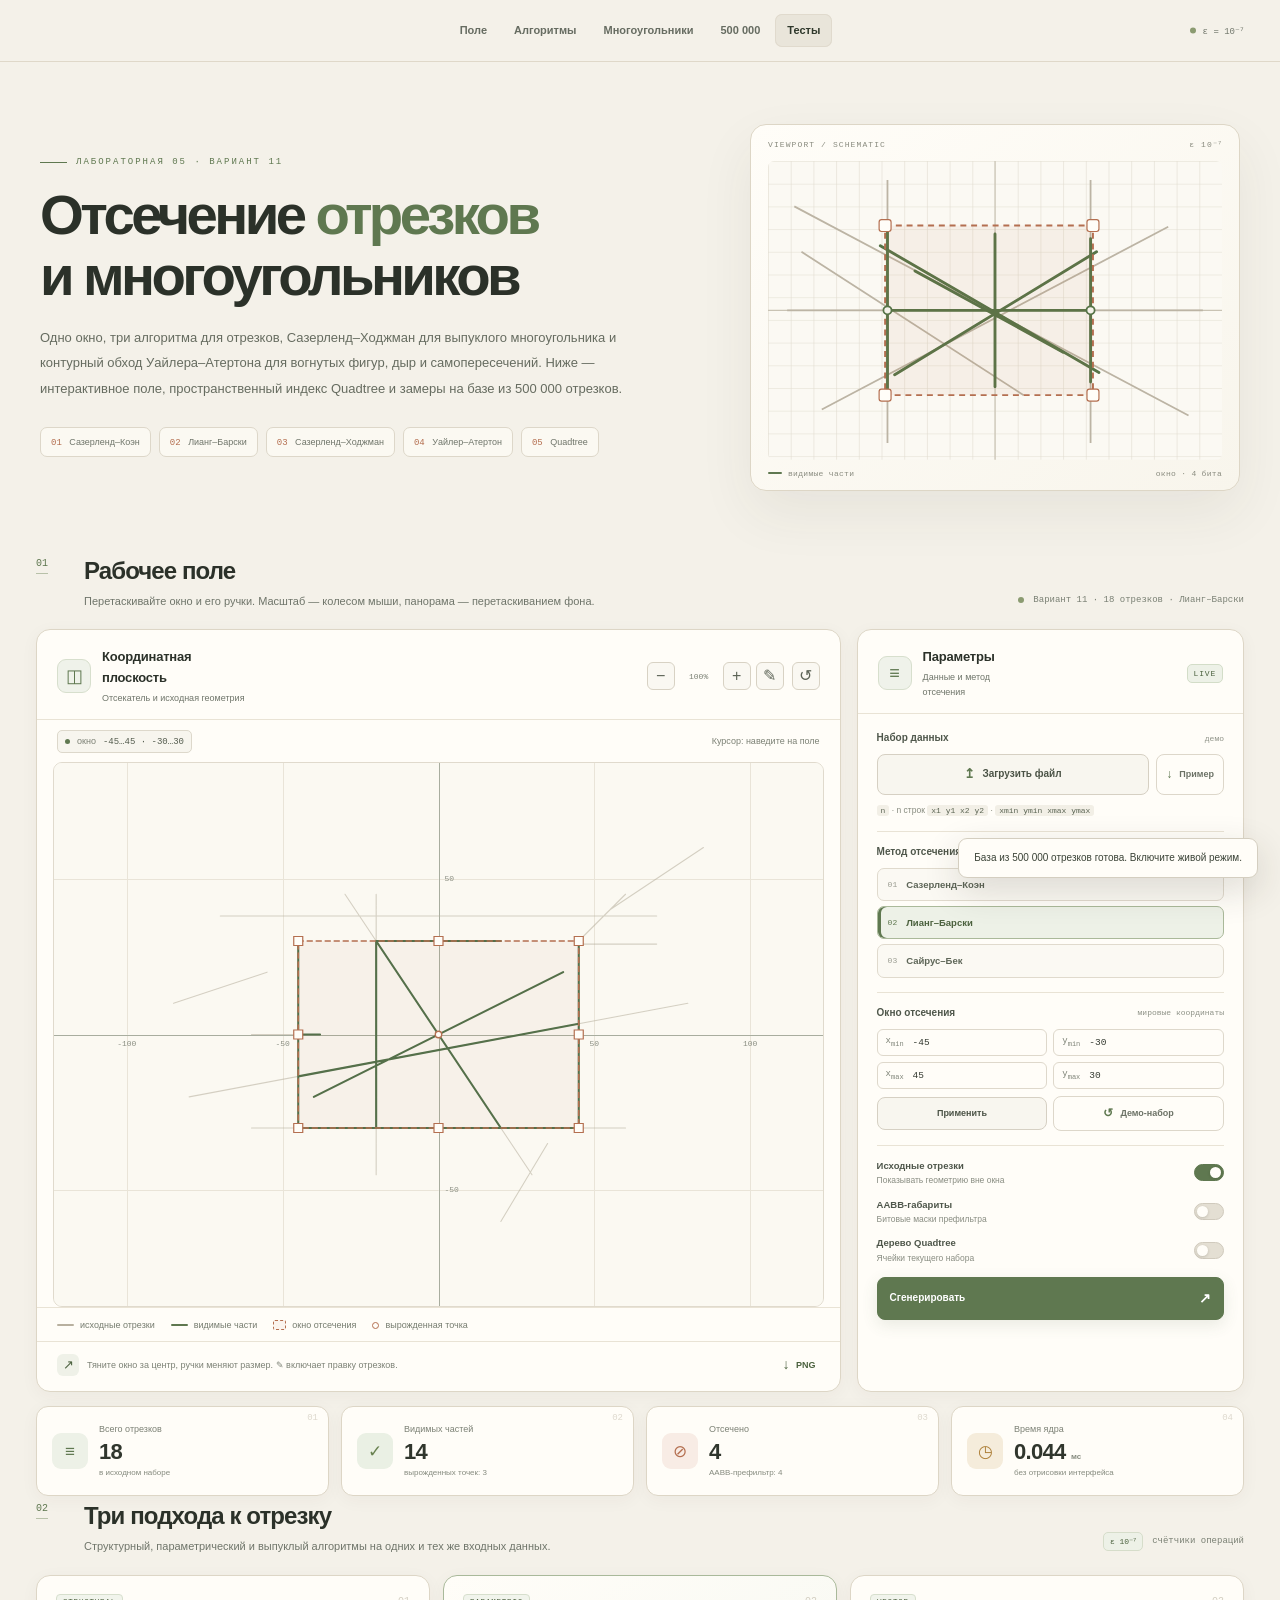
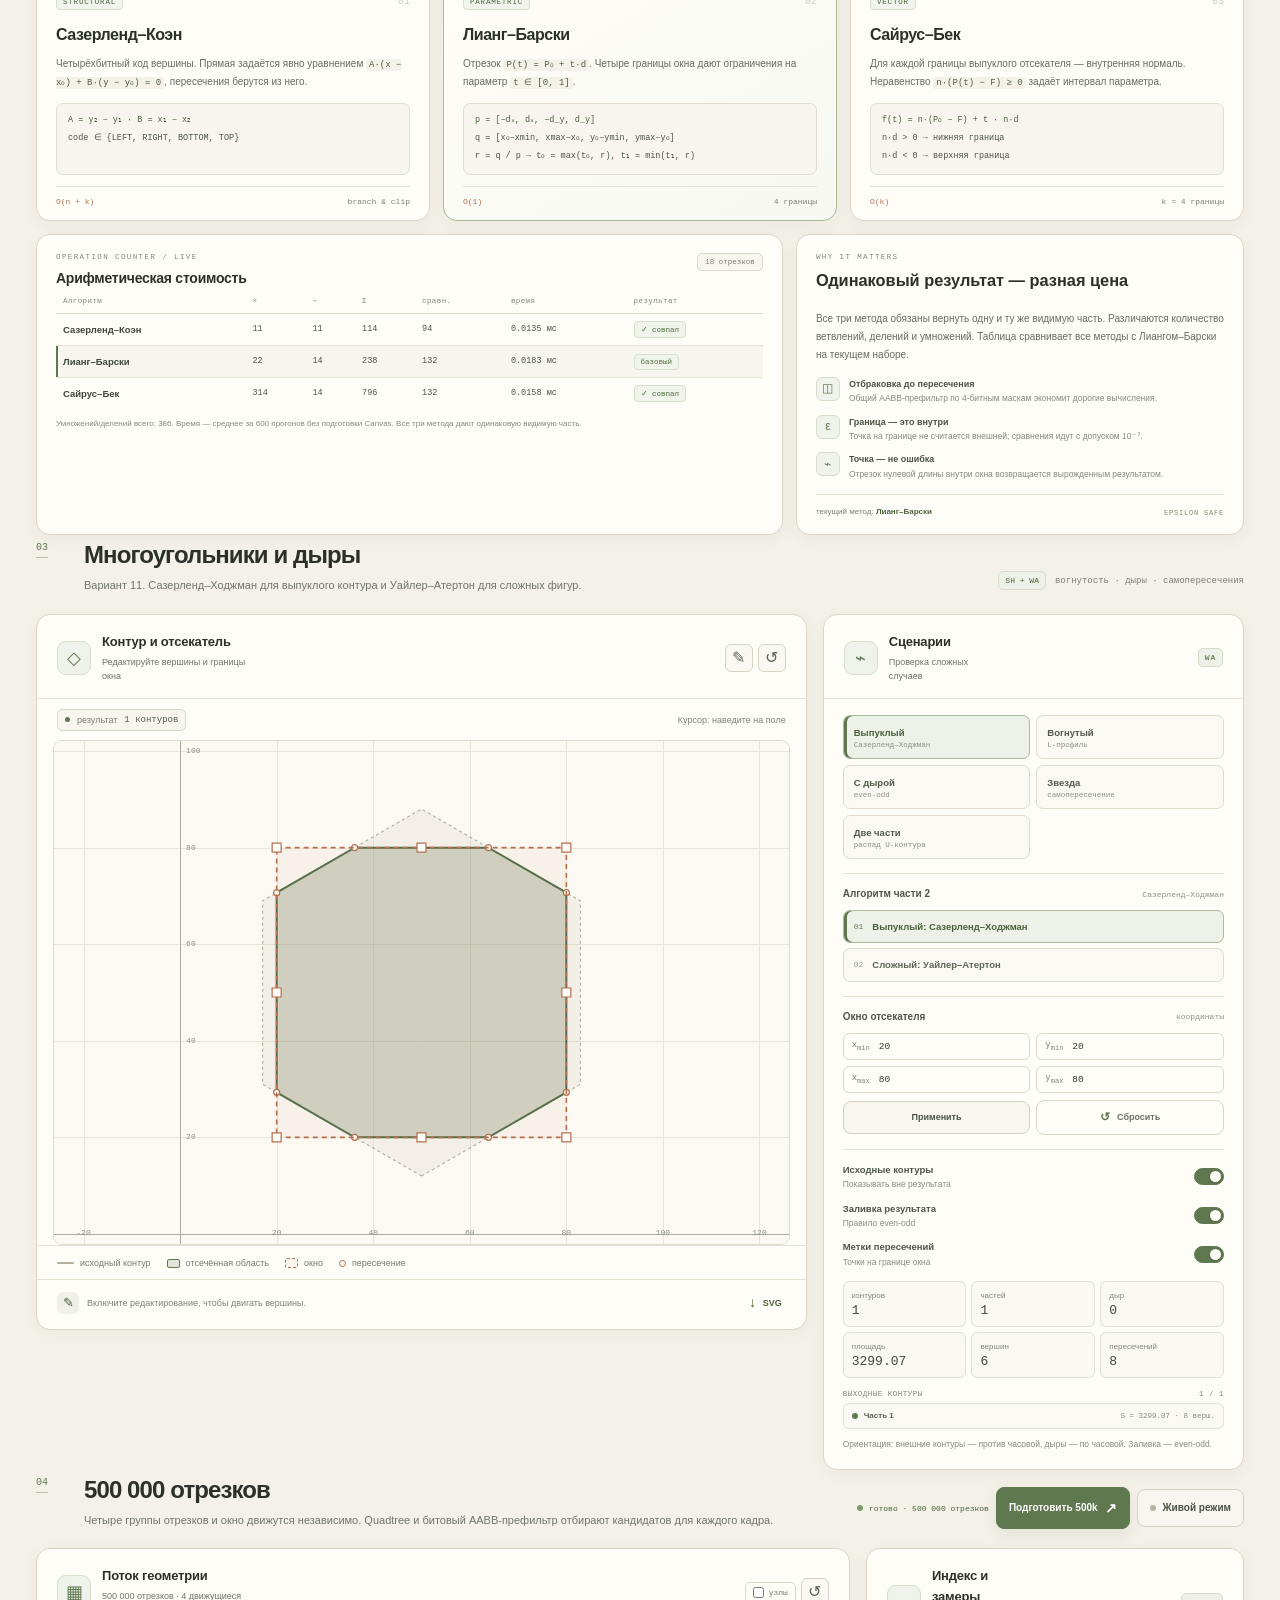
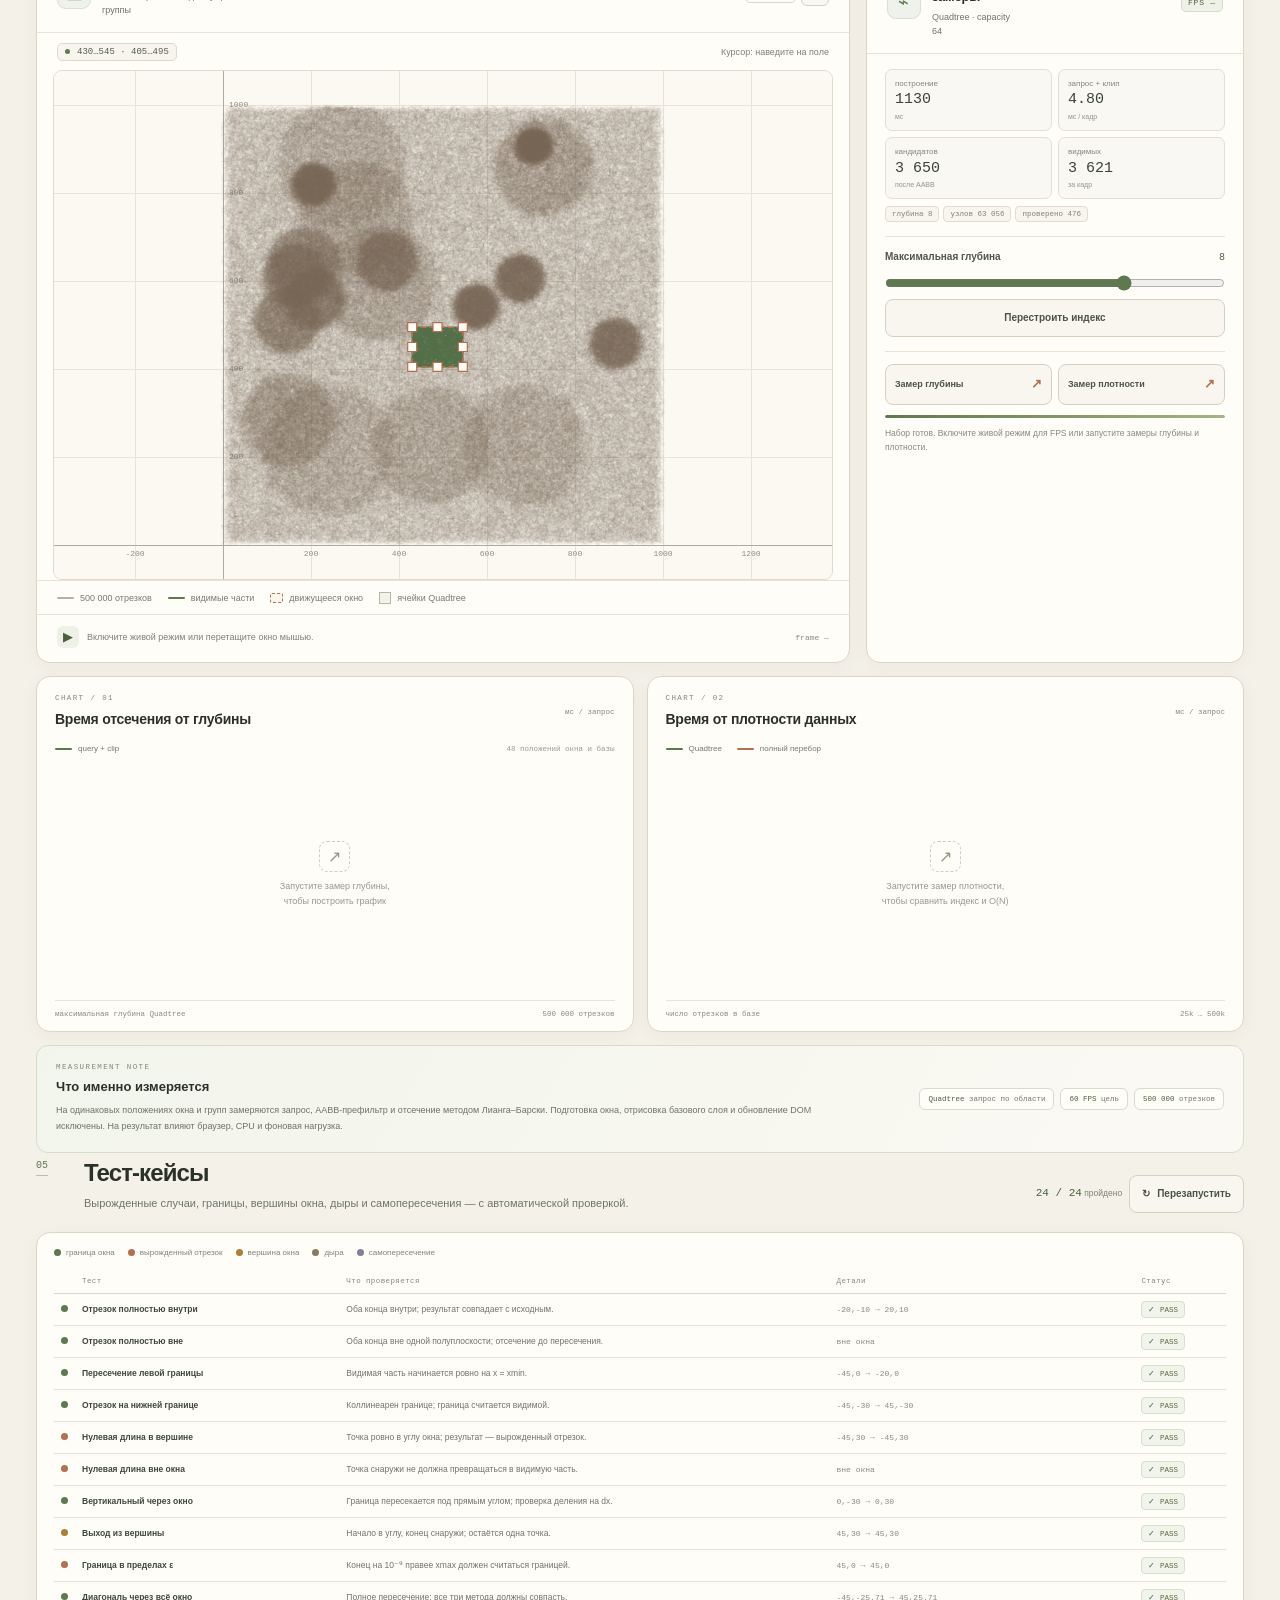
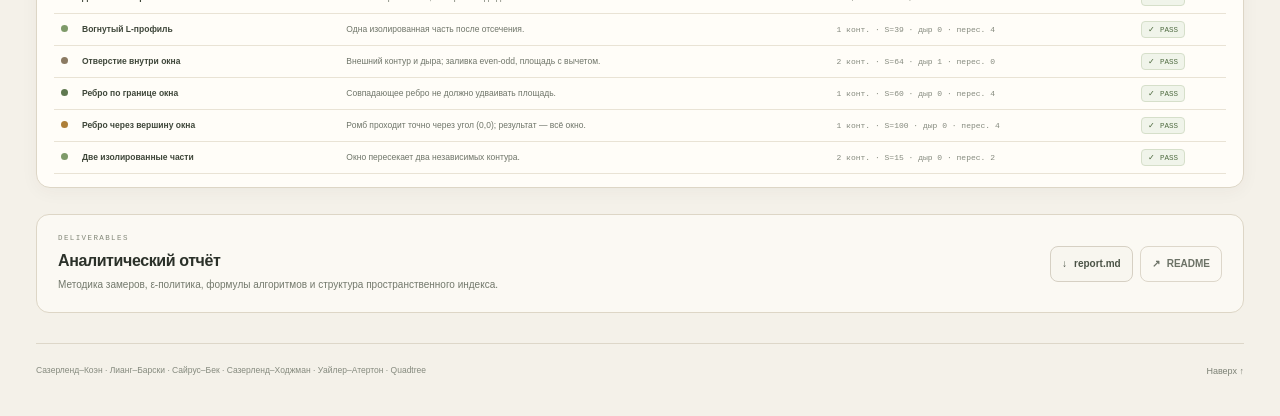
<file: pkg lab 5/index.html>
<!doctype html>
<html lang="ru">
<head>
  <meta charset="utf-8">
  <meta name="viewport" content="width=device-width, initial-scale=1">
  <meta name="theme-color" content="#f4f1e9">
  <meta name="description" content="Лабораторная работа 5: интерактивное отсечение отрезков и многоугольников. Сазерленд–Коэн, Лианг–Барски, Сайрус–Бек, Сазерленд–Ходжман, Уайлер–Атертон, Quadtree на 500 000 отрезков.">
  <title>Отсечение отрезков и многоугольников</title>
  <link rel="stylesheet" href="styles.css">
</head>
<body>
  <header class="topbar">
    <nav class="main-nav" id="mainNav" aria-label="Основная навигация">
      <a class="nav-link active" href="#workspace">Поле</a>
      <a class="nav-link" href="#algorithms">Алгоритмы</a>
      <a class="nav-link" href="#polygons">Многоугольники</a>
      <a class="nav-link" href="#performance">500 000</a>
      <a class="nav-link" href="#tests">Тесты</a>
    </nav>
    <div class="topbar-status"><i></i><span>ε = 10⁻⁷</span></div>
  </header>

  <main id="top">
    <section class="hero" aria-labelledby="heroTitle">
      <div class="hero-copy">
        <div class="eyebrow"><span class="eyebrow-line"></span>ЛАБОРАТОРНАЯ 05 · ВАРИАНТ 11</div>
        <h1 id="heroTitle">Отсечение <em>отрезков</em><br>и многоугольников</h1>
        <p class="hero-description">
          Одно окно, три алгоритма для отрезков, Сазерленд–Ходжман для выпуклого
          многоугольника и контурный обход Уайлера–Атертона для вогнутых фигур,
          дыр и самопересечений. Ниже — интерактивное поле, пространственный
          индекс Quadtree и замеры на базе из 500 000 отрезков.
        </p>
        <div class="hero-pills">
          <span><b>01</b> Сазерленд–Коэн</span>
          <span><b>02</b> Лианг–Барски</span>
          <span><b>03</b> Сазерленд–Ходжман</span>
          <span><b>04</b> Уайлер–Атертон</span>
          <span><b>05</b> Quadtree</span>
        </div>
      </div>

      <div class="hero-visual" aria-hidden="true">
        <div class="visual-topline"><span>VIEWPORT / SCHEMATIC</span><span>ε 10⁻⁷</span></div>
        <svg class="hero-grid" viewBox="0 0 380 250" role="img" aria-label="Схема отсечения отрезков прямоугольным окном">
          <defs>
            <pattern id="miniGrid" width="19" height="19" patternUnits="userSpaceOnUse">
              <path d="M 19 0 L 0 0 0 19" fill="none" stroke="#e2ddd0" stroke-width="1"></path>
            </pattern>
          </defs>
          <rect width="380" height="250" fill="#fbf9f3"></rect>
          <rect width="380" height="250" fill="url(#miniGrid)"></rect>
          <line x1="0" y1="125" x2="380" y2="125" stroke="#c9c3b4" stroke-width="1"></line>
          <line x1="190" y1="0" x2="190" y2="250" stroke="#c9c3b4" stroke-width="1"></line>
          <g stroke="#bcb4a4" stroke-width="1.5">
            <line x1="22" y1="38" x2="352" y2="213"></line>
            <line x1="45" y1="208" x2="335" y2="55"></line>
            <line x1="16" y1="125" x2="364" y2="125"></line>
            <line x1="100" y1="16" x2="100" y2="236"></line>
            <line x1="270" y1="16" x2="270" y2="236"></line>
            <line x1="28" y1="76" x2="214" y2="196"></line>
          </g>
          <g stroke="#567347" stroke-width="2.4" stroke-linecap="round">
            <line x1="94" y1="71" x2="277" y2="177"></line>
            <line x1="106" y1="179" x2="275" y2="76"></line>
            <line x1="100" y1="125" x2="270" y2="125"></line>
            <line x1="100" y1="56" x2="100" y2="194"></line>
            <line x1="190" y1="61" x2="190" y2="189"></line>
            <line x1="123" y1="92" x2="247" y2="160"></line>
            <line x1="270" y1="65" x2="270" y2="185"></line>
          </g>
          <rect x="98" y="54" width="174" height="142" fill="rgba(180,111,80,.07)" stroke="#b46f50" stroke-width="1.6" stroke-dasharray="5 4"></rect>
          <g fill="#b46f50">
            <rect x="93" y="49" width="10" height="10" rx="2" fill="#fffdf8" stroke="#b46f50"></rect>
            <rect x="267" y="49" width="10" height="10" rx="2" fill="#fffdf8" stroke="#b46f50"></rect>
            <rect x="93" y="191" width="10" height="10" rx="2" fill="#fffdf8" stroke="#b46f50"></rect>
            <rect x="267" y="191" width="10" height="10" rx="2" fill="#fffdf8" stroke="#b46f50"></rect>
          </g>
          <circle cx="100" cy="125" r="3.4" fill="#f4f1e9" stroke="#567347" stroke-width="1.5"></circle>
          <circle cx="270" cy="125" r="3.4" fill="#f4f1e9" stroke="#567347" stroke-width="1.5"></circle>
        </svg>
        <div class="visual-footer"><span><i></i> видимые части</span><span>окно · 4 бита</span></div>
      </div>
    </section>

    <section id="workspace" aria-labelledby="workspaceTitle">
      <div class="section-heading">
        <div>
          <span class="section-index">01</span>
          <h2 id="workspaceTitle">Рабочее поле</h2>
          <p>Перетаскивайте окно и его ручки. Масштаб — колесом мыши, панорама — перетаскиванием фона.</p>
        </div>
        <div class="section-meta"><span class="mini-dot"></span><span id="mainMeta">Вариант 11 · 18 отрезков</span></div>
      </div>

      <div class="workbench-layout">
        <article class="panel canvas-panel">
          <div class="panel-header">
            <div class="panel-title">
              <span class="panel-icon">◫</span>
              <div><h3>Координатная плоскость</h3><p>Отсекатель и исходная геометрия</p></div>
            </div>
            <div class="canvas-tools">
              <button class="icon-button" id="mainZoomOut" aria-label="Уменьшить масштаб" title="Уменьшить масштаб">−</button>
              <span class="zoom-value" id="mainZoomValue">100%</span>
              <button class="icon-button" id="mainZoomIn" aria-label="Увеличить масштаб" title="Увеличить масштаб">+</button>
              <button class="icon-button" id="mainEditToggle" type="button" aria-pressed="false" aria-label="Редактировать отрезки" title="Редактировать отрезки">✎</button>
              <button class="icon-button reset-view" id="mainFit" aria-label="Показать все данные" title="Показать все данные">↺</button>
            </div>
          </div>
          <div class="canvas-statusline">
            <span class="status-chip"><i></i> окно <b id="mainWindowLabel">−45 … 45</b></span>
            <span id="mainCursor">Курсор: наведите на поле</span>
          </div>
          <div class="canvas-shell main-shell">
            <canvas id="mainCanvas" aria-label="Интерактивное поле: система координат, исходные отрезки, отсекающее окно и видимые части"></canvas>
          </div>
          <div class="canvas-legend">
            <span><i class="legend-line original"></i> исходные отрезки</span>
            <span><i class="legend-line visible"></i> видимые части</span>
            <span><i class="legend-window"></i> окно отсечения</span>
            <span><i class="legend-point"></i> вырожденная точка</span>
          </div>
          <div class="canvas-bottomline">
            <div class="hint-inline"><span class="hint-symbol">↗</span><span id="mainHint">Тяните окно за центр, ручки меняют размер. ✎ включает правку отрезков.</span></div>
            <div class="canvas-actions">
              <button class="text-button" id="exportMainPng"><span>↓</span> PNG</button>
            </div>
          </div>
        </article>

        <aside class="panel controls-panel">
          <div class="panel-header">
            <div class="panel-title"><span class="panel-icon">≡</span><div><h3>Параметры</h3><p>Данные и метод отсечения</p></div></div>
            <span class="live-label">LIVE</span>
          </div>
          <div class="controls-body">
            <div class="field-label"><span>Набор данных</span><span class="field-hint" id="mainDatasetInfo">демо</span></div>
            <div class="data-actions">
              <label class="button-secondary file-button">
                <input id="mainFileInput" type="file" accept=".txt,.csv,text/plain" hidden>
                <span class="file-icon">↥</span> Загрузить файл
              </label>
              <a class="button-ghost compact" href="samples/segments.txt" download><span>↓</span> Пример</a>
            </div>
            <p class="format-hint"><code>n</code> · n строк <code>x1 y1 x2 y2</code> · <code>xmin ymin xmax ymax</code></p>

            <div class="control-divider"></div>
            <div class="field-label"><span>Метод отсечения отрезков</span><span class="field-hint">сравнение ниже</span></div>
            <div class="method-switch" id="methodSwitch" role="group" aria-label="Метод отсечения отрезков">
              <button class="method-option" data-method="sutherland" type="button"><span>01</span> Сазерленд–Коэн</button>
              <button class="method-option active" data-method="liang" type="button"><span>02</span> Лианг–Барски</button>
              <button class="method-option" data-method="cyrus" type="button"><span>03</span> Сайрус–Бек</button>
            </div>

            <div class="control-divider"></div>
            <div class="field-label"><span>Окно отсечения</span><span class="field-hint">мировые координаты</span></div>
            <div class="window-grid">
              <label><span>x<sub>min</sub></span><input id="winXmin" type="number" step="1" value="-45"></label>
              <label><span>y<sub>min</sub></span><input id="winYmin" type="number" step="1" value="-30"></label>
              <label><span>x<sub>max</sub></span><input id="winXmax" type="number" step="1" value="45"></label>
              <label><span>y<sub>max</sub></span><input id="winYmax" type="number" step="1" value="30"></label>
            </div>
            <div class="inline-buttons">
              <button class="button-secondary small" id="applyWindow" type="button">Применить</button>
              <button class="button-ghost compact" id="resetMain" type="button"><span>↺</span> Демо-набор</button>
            </div>

            <div class="control-divider"></div>
            <label class="toggle-row"><span><b>Исходные отрезки</b><small>Показывать геометрию вне окна</small></span><input id="showOriginal" type="checkbox" checked><i class="toggle"></i></label>
            <label class="toggle-row"><span><b>AABB-габариты</b><small>Битовые маски префильтра</small></span><input id="showAabb" type="checkbox"><i class="toggle"></i></label>
            <label class="toggle-row"><span><b>Дерево Quadtree</b><small>Ячейки текущего набора</small></span><input id="showMainTree" type="checkbox"><i class="toggle"></i></label>

            <div class="inline-buttons bottom-actions">
              <button class="button-primary" id="randomMain" type="button"><span>Сгенерировать</span><span class="button-arrow">↗</span></button>
            </div>
          </div>
        </aside>
      </div>

      <div class="results-grid">
        <article class="metric-card"><div class="metric-icon cyan-icon">≡</div><div><span class="metric-label">Всего отрезков</span><strong id="mainTotal">0</strong><small>в исходном наборе</small></div><span class="metric-decoration">01</span></article>
        <article class="metric-card"><div class="metric-icon mint-icon">✓</div><div><span class="metric-label">Видимых частей</span><strong id="mainVisible">0</strong><small id="mainPoints">вырожденных точек: 0</small></div><span class="metric-decoration">02</span></article>
        <article class="metric-card"><div class="metric-icon clay-icon">⊘</div><div><span class="metric-label">Отсечено</span><strong id="mainRejected">0</strong><small id="mainAabb">AABB-префильтр: 0</small></div><span class="metric-decoration">03</span></article>
        <article class="metric-card"><div class="metric-icon amber-icon">◷</div><div><span class="metric-label">Время ядра</span><strong id="mainTime">— <small>мс</small></strong><small>без отрисовки интерфейса</small></div><span class="metric-decoration">04</span></article>
      </div>
    </section>

    <section id="algorithms" aria-labelledby="algorithmsTitle">
      <div class="section-heading">
        <div>
          <span class="section-index">02</span>
          <h2 id="algorithmsTitle">Три подхода к отрезку</h2>
          <p>Структурный, параметрический и выпуклый алгоритмы на одних и тех же входных данных.</p>
        </div>
        <div class="section-meta"><span class="mono-badge">ε 10⁻⁷</span><span>счётчики операций</span></div>
      </div>

      <div class="algorithm-grid">
        <article class="panel algo-card" data-method="sutherland">
          <div class="algo-top"><span class="algo-tag">STRUCTURAL</span><span class="algo-code">01</span></div>
          <h3>Сазерленд–Коэн</h3>
          <p>Четырёхбитный код вершины. Прямая задаётся явно уравнением <code>A·(x − x₀) + B·(y − y₀) = 0</code>, пересечения берутся из него.</p>
          <div class="formula-box"><span>A = y₂ − y₁ · B = x₁ − x₂</span><span>code ∈ {LEFT, RIGHT, BOTTOM, TOP}</span></div>
          <div class="algo-foot"><span>O(n + k)</span><span>branch &amp; clip</span></div>
        </article>
        <article class="panel algo-card active" data-method="liang">
          <div class="algo-top"><span class="algo-tag">PARAMETRIC</span><span class="algo-code">02</span></div>
          <h3>Лианг–Барски</h3>
          <p>Отрезок <code>P(t) = P₀ + t·d</code>. Четыре границы окна дают ограничения на параметр <code>t ∈ [0, 1]</code>.</p>
          <div class="formula-box"><span>p = [−dₓ, dₓ, −d_y, d_y]</span><span>q = [x₀−xmin, xmax−x₀, y₀−ymin, ymax−y₀]</span><span>r = q / p → t₀ = max(t₀, r), t₁ = min(t₁, r)</span></div>
          <div class="algo-foot"><span>O(1)</span><span>4 границы</span></div>
        </article>
        <article class="panel algo-card" data-method="cyrus">
          <div class="algo-top"><span class="algo-tag">VECTOR</span><span class="algo-code">03</span></div>
          <h3>Сайрус–Бек</h3>
          <p>Для каждой границы выпуклого отсекателя — внутренняя нормаль. Неравенство <code>n·(P(t) − F) ≥ 0</code> задаёт интервал параметра.</p>
          <div class="formula-box"><span>f(t) = n·(P₀ − F) + t · n·d</span><span>n·d &gt; 0 → нижняя граница</span><span>n·d &lt; 0 → верхняя граница</span></div>
          <div class="algo-foot"><span>O(k)</span><span>k = 4 границы</span></div>
        </article>
      </div>

      <div class="algo-lower">
        <article class="panel comparison-panel">
          <div class="subsection-top">
            <div><span class="micro-eyebrow">OPERATION COUNTER / LIVE</span><h3>Арифметическая стоимость</h3></div>
            <span class="table-badge" id="opsBadge">на текущем наборе</span>
          </div>
          <div class="table-wrap">
            <table class="data-table ops-table">
              <thead><tr><th>Алгоритм</th><th>×</th><th>÷</th><th>Σ</th><th>сравн.</th><th>время</th><th>результат</th></tr></thead>
              <tbody id="opsBody"></tbody>
            </table>
          </div>
          <p class="table-note" id="opsNote">Счётчики включают только арифметические операции внутри выбранного метода; подготовка Canvas не учитывается.</p>
        </article>

        <article class="panel insight-panel">
          <span class="micro-eyebrow">WHY IT MATTERS</span>
          <h3>Одинаковый результат — разная цена</h3>
          <p>Все три метода обязаны вернуть одну и ту же видимую часть. Различаются количество ветвлений, делений и умножений. Таблица сравнивает все методы с Лиангом–Барски на текущем наборе.</p>
          <div class="insight-list">
            <div><span class="insight-icon">◫</span><div><b>Отбраковка до пересечения</b><small>Общий AABB-префильтр по 4-битным маскам экономит дорогие вычисления.</small></div></div>
            <div><span class="insight-icon">ε</span><div><b>Граница — это внутри</b><small>Точка на границе не считается внешней; сравнения идут с допуском 10⁻⁷.</small></div></div>
            <div><span class="insight-icon">⌁</span><div><b>Точка — не ошибка</b><small>Отрезок нулевой длины внутри окна возвращается вырожденным результатом.</small></div></div>
          </div>
          <div class="formula-footer"><span>текущий метод: <b id="currentMethodName">Лианг–Барски</b></span><span class="formula-tag">EPSILON SAFE</span></div>
        </article>
      </div>
    </section>

    <section id="polygons" aria-labelledby="polygonsTitle">
      <div class="section-heading">
        <div>
          <span class="section-index">03</span>
          <h2 id="polygonsTitle">Многоугольники и дыры</h2>
          <p>Вариант 11. Сазерленд–Ходжман для выпуклого контура и Уайлер–Атертон для сложных фигур.</p>
        </div>
        <div class="section-meta"><span class="mono-badge">SH + WA</span><span>вогнутость · дыры · самопересечения</span></div>
      </div>

      <div class="polygon-layout">
        <article class="panel canvas-panel">
          <div class="panel-header">
            <div class="panel-title"><span class="panel-icon">◇</span><div><h3>Контур и отсекатель</h3><p>Редактируйте вершины и границы окна</p></div></div>
            <div class="canvas-tools">
              <button class="icon-button" id="polyEditToggle" aria-label="Режим редактирования вершин" title="Редактировать вершины">✎</button>
              <button class="icon-button" id="polyFit" aria-label="Показать все данные" title="Показать все данные">↺</button>
            </div>
          </div>
          <div class="canvas-statusline">
            <span class="status-chip"><i></i> результат <b id="polyLoopsLabel">0 контуров</b></span>
            <span id="polyCursor">Курсор: наведите на поле</span>
          </div>
          <div class="canvas-shell polygon-shell">
            <canvas id="polyCanvas" aria-label="Поле отсечения многоугольника: исходные контуры, окно, видимые фрагменты и дыры"></canvas>
          </div>
          <div class="canvas-legend">
            <span><i class="legend-line original"></i> исходный контур</span>
            <span><i class="legend-fill"></i> отсечённая область</span>
            <span><i class="legend-window"></i> окно</span>
            <span><i class="legend-point"></i> пересечение</span>
          </div>
          <div class="canvas-bottomline">
            <div class="hint-inline"><span class="hint-symbol">✎</span><span id="polyHint">Включите редактирование, чтобы двигать вершины.</span></div>
            <button class="text-button" id="exportPolySvg"><span>↓</span> SVG</button>
          </div>
        </article>

        <aside class="panel controls-panel">
          <div class="panel-header"><div class="panel-title"><span class="panel-icon">⌁</span><div><h3>Сценарии</h3><p>Проверка сложных случаев</p></div></div><span class="live-label">WA</span></div>
          <div class="controls-body">
            <div class="preset-grid" id="presetGrid">
              <button class="preset active" data-preset="convex" type="button"><b>Выпуклый</b><small>Сазерленд–Ходжман</small></button>
              <button class="preset" data-preset="concave" type="button"><b>Вогнутый</b><small>L-профиль</small></button>
              <button class="preset" data-preset="hole" type="button"><b>С дырой</b><small>even-odd</small></button>
              <button class="preset" data-preset="star" type="button"><b>Звезда</b><small>самопересечение</small></button>
              <button class="preset" data-preset="multi" type="button"><b>Две части</b><small>распад U-контура</small></button>
            </div>

            <div class="control-divider"></div>
            <div class="field-label"><span>Алгоритм части 2</span><span class="field-hint" id="polyAlgorithmLabel">Сазерленд–Ходжман</span></div>
            <div class="method-switch" id="polyAlgorithmSwitch" role="group" aria-label="Алгоритм отсечения многоугольника">
              <button class="method-option active" data-poly-algorithm="convex" type="button"><span>01</span> Выпуклый: Сазерленд–Ходжман</button>
              <button class="method-option" data-poly-algorithm="general" type="button"><span>02</span> Сложный: Уайлер–Атертон</button>
            </div>

            <div class="control-divider"></div>
            <div class="field-label"><span>Окно отсекателя</span><span class="field-hint">координаты</span></div>
            <div class="window-grid">
              <label><span>x<sub>min</sub></span><input id="polyXmin" type="number" step="1" value="20"></label>
              <label><span>y<sub>min</sub></span><input id="polyYmin" type="number" step="1" value="20"></label>
              <label><span>x<sub>max</sub></span><input id="polyXmax" type="number" step="1" value="80"></label>
              <label><span>y<sub>max</sub></span><input id="polyYmax" type="number" step="1" value="80"></label>
            </div>
            <div class="inline-buttons"><button class="button-secondary small" id="applyPolyWindow" type="button">Применить</button><button class="button-ghost compact" id="resetPoly" type="button"><span>↺</span> Сбросить</button></div>

            <div class="control-divider"></div>
            <label class="toggle-row"><span><b>Исходные контуры</b><small>Показывать вне результата</small></span><input id="polyShowOriginal" type="checkbox" checked><i class="toggle"></i></label>
            <label class="toggle-row"><span><b>Заливка результата</b><small>Правило even-odd</small></span><input id="polyShowFill" type="checkbox" checked><i class="toggle"></i></label>
            <label class="toggle-row"><span><b>Метки пересечений</b><small>Точки на границе окна</small></span><input id="polyShowNodes" type="checkbox" checked><i class="toggle"></i></label>

            <div class="poly-stats">
              <div><span>контуров</span><strong id="polyLoopCount">0</strong></div>
              <div><span>частей</span><strong id="polyComponents">0</strong></div>
              <div><span>дыр</span><strong id="polyHoles">0</strong></div>
              <div><span>площадь</span><strong id="polyArea">0</strong></div>
              <div><span>вершин</span><strong id="polyVertices">0</strong></div>
              <div><span>пересечений</span><strong id="polyIntersections">0</strong></div>
            </div>

            <div class="loop-list-wrap">
              <div class="loop-list-head"><span>Выходные контуры</span><span id="loopListCount">0</span></div>
              <div class="loop-list" id="polyLoopList"></div>
            </div>
            <p class="format-hint">Ориентация: внешние контуры — против часовой, дыры — по часовой. Заливка — even-odd.</p>
          </div>
        </aside>
      </div>
    </section>

    <section id="performance" aria-labelledby="performanceTitle">
      <div class="section-heading performance-heading">
        <div>
          <span class="section-index">04</span>
          <h2 id="performanceTitle">500 000 отрезков</h2>
          <p>Четыре группы отрезков и окно движутся независимо. Quadtree и битовый AABB-префильтр отбирают кандидатов для каждого кадра.</p>
        </div>
        <div class="performance-actions">
          <span class="bench-status" id="perfStatus"><i></i><span id="perfStatusText">данные не подготовлены</span></span>
          <button class="button-primary" id="preparePerf" type="button"><span>Подготовить 500k</span><span class="button-arrow">↗</span></button>
          <button class="button-secondary" id="liveToggle" type="button" disabled><span class="live-dot"></span> Живой режим</button>
        </div>
      </div>

      <div class="perf-layout">
        <article class="panel canvas-panel">
          <div class="panel-header">
            <div class="panel-title"><span class="panel-icon">▦</span><div><h3>Поток геометрии</h3><p id="perfDatasetLabel">набор ещё не создан</p></div></div>
            <div class="canvas-tools">
              <label class="mini-toggle"><input id="showPerfTree" type="checkbox"><span>узлы</span></label>
              <button class="icon-button" id="perfFit" aria-label="Сбросить вид" title="Сбросить вид">↺</button>
            </div>
          </div>
          <div class="canvas-statusline">
            <span class="status-chip"><i></i><b id="perfWindowLabel">—</b></span>
            <span id="perfCursor">Курсор: наведите на поле</span>
          </div>
          <div class="canvas-shell perf-shell">
            <canvas id="perfCanvas" aria-label="Поле 500 000 отрезков, отсекающее окно и видимые части"></canvas>
          </div>
          <div class="canvas-legend">
            <span><i class="legend-line original"></i> 500 000 отрезков</span>
            <span><i class="legend-line visible"></i> видимые части</span>
            <span><i class="legend-window"></i> движущееся окно</span>
            <span><i class="legend-tree"></i> ячейки Quadtree</span>
          </div>
          <div class="canvas-bottomline">
            <div class="hint-inline"><span class="hint-symbol">▶</span><span>Включите живой режим или перетащите окно мышью.</span></div>
            <span class="mono-note" id="perfFrameNote">frame —</span>
          </div>
        </article>

        <aside class="panel perf-panel">
          <div class="panel-header"><div class="panel-title"><span class="panel-icon">⌁</span><div><h3>Индекс и замеры</h3><p>Quadtree · capacity 64</p></div></div><span class="live-label" id="fpsBadge">FPS —</span></div>
          <div class="perf-body">
            <div class="perf-metrics">
              <div><span>построение</span><strong id="perfBuild">—</strong><small>мс</small></div>
              <div><span>запрос + клип</span><strong id="perfQuery">—</strong><small>мс / кадр</small></div>
              <div><span>кандидатов</span><strong id="perfCandidates">—</strong><small>после AABB</small></div>
              <div><span>видимых</span><strong id="perfVisible">—</strong><small>за кадр</small></div>
            </div>
            <div class="tree-line"><span class="tree-pill" id="perfTreeDepth">глубина —</span><span class="tree-pill" id="perfTreeNodes">узлов —</span><span class="tree-pill" id="perfTreeTested">проверено —</span></div>

            <div class="control-divider"></div>
            <label class="field-label" for="perfDepth"><span>Максимальная глубина</span><output id="perfDepthValue">8</output></label>
            <input id="perfDepth" class="range-input" type="range" min="3" max="10" step="1" value="8">
            <button class="button-secondary full-width" id="rebuildTree" type="button" disabled>Перестроить индекс</button>

            <div class="control-divider"></div>
            <div class="bench-buttons">
              <button class="button-secondary" id="runDepthBench" type="button" disabled><span>Замер глубины</span><span class="bench-arrow">↗</span></button>
              <button class="button-secondary" id="runDensityBench" type="button" disabled><span>Замер плотности</span><span class="bench-arrow">↗</span></button>
            </div>
            <div class="progress-track"><span id="perfProgress"></span></div>
            <p class="bench-note" id="perfNote">Подготовьте набор: Для 500 000 отрезков будут построены деревья Quadtree. Затем включите живой режим, чтобы измерить FPS.</p>
          </div>
        </aside>
      </div>

      <div class="charts-grid">
        <article class="panel chart-panel">
          <div class="chart-heading"><div><span class="micro-eyebrow">CHART / 01</span><h3>Время отсечения от глубины</h3></div><span class="chart-unit">мс / запрос</span></div>
          <div class="chart-legend"><span><i class="legend-line chart-sage"></i>query + clip</span><span class="chart-legend-note">48 положений окна и базы</span></div>
          <div class="chart-area" id="depthChart"><div class="chart-empty"><span>↗</span><p>Запустите замер глубины,<br>чтобы построить график</p></div></div>
          <div class="chart-footer"><span>максимальная глубина Quadtree</span><span id="depthChartMeta">500 000 отрезков</span></div>
        </article>
        <article class="panel chart-panel">
          <div class="chart-heading"><div><span class="micro-eyebrow">CHART / 02</span><h3>Время от плотности данных</h3></div><span class="chart-unit">мс / запрос</span></div>
          <div class="chart-legend"><span><i class="legend-line chart-sage"></i>Quadtree</span><span><i class="legend-line chart-clay"></i>полный перебор</span></div>
          <div class="chart-area" id="densityChart"><div class="chart-empty"><span>↗</span><p>Запустите замер плотности,<br>чтобы сравнить индекс и O(N)</p></div></div>
          <div class="chart-footer"><span>число отрезков в базе</span><span id="densityChartMeta">25k … 500k</span></div>
        </article>
      </div>
      <div class="method-strip">
        <div><span class="micro-eyebrow">MEASUREMENT NOTE</span><h3>Что именно измеряется</h3><p>На одинаковых положениях окна и групп замеряются запрос, AABB-префильтр и отсечение методом Лианга–Барски. Подготовка окна, отрисовка базового слоя и обновление DOM исключены. На результат влияют браузер, CPU и фоновая нагрузка.</p></div>
        <div class="method-pills"><span><b>Quadtree</b> запрос по области</span><span><b>60 FPS</b> цель</span><span><b>500 000</b> отрезков</span></div>
      </div>
    </section>

    <section id="tests" aria-labelledby="testsTitle">
      <div class="section-heading">
        <div>
          <span class="section-index">05</span>
          <h2 id="testsTitle">Тест-кейсы</h2>
          <p>Вырожденные случаи, границы, вершины окна, дыры и самопересечения — с автоматической проверкой.</p>
        </div>
        <div class="performance-actions">
          <span class="test-summary" id="testSummary"><b>—</b> пройдено</span>
          <button class="button-secondary" id="runTests" type="button"><span>↻</span> Перезапустить</button>
        </div>
      </div>
      <article class="panel tests-panel">
        <div class="test-markers">
          <span><i class="marker boundary"></i> граница окна</span>
          <span><i class="marker degenerate"></i> вырожденный отрезок</span>
          <span><i class="marker vertex"></i> вершина окна</span>
          <span><i class="marker hole"></i> дыра</span>
          <span><i class="marker self"></i> самопересечение</span>
        </div>
        <div class="table-wrap test-table-wrap">
          <table class="data-table test-table">
            <thead><tr><th></th><th>Тест</th><th>Что проверяется</th><th>Детали</th><th>Статус</th></tr></thead>
            <tbody id="testBody"></tbody>
          </table>
        </div>
      </article>
    </section>

    <section class="report-row">
      <div>
        <span class="micro-eyebrow">DELIVERABLES</span>
        <h2>Аналитический отчёт</h2>
        <p>Методика замеров, ε-политика, формулы алгоритмов и структура пространственного индекса.</p>
      </div>
      <div class="report-actions">
        <a class="button-secondary" href="report.md" download><span>↓</span> report.md</a>
        <a class="button-ghost" href="README.md" download><span>↗</span> README</a>
      </div>
    </section>
  </main>

  <footer class="footer">
    <p>Сазерленд–Коэн · Лианг–Барски · Сайрус–Бек · Сазерленд–Ходжман · Уайлер–Атертон · Quadtree</p>
    <a href="#top" class="to-top">Наверх ↑</a>
  </footer>

  <div id="toast" class="toast" role="status" aria-live="polite"></div>

  <script src="geometry.js"></script>
  <script src="polygon.js"></script>
  <script src="quadtree.js"></script>
  <script src="app.js"></script>
</body>
</html>
</file>
<file: pkg lab 1 /style.css>
* {
    box-sizing: border-box;
    font-family: 'Segoe UI', sans-serif;
}
body {
    background:
        radial-gradient(circle at 12% 18%, rgba(125, 211, 252, 0.55), transparent 34%),
        radial-gradient(circle at 88% 82%, rgba(196, 181, 253, 0.55), transparent 36%),
        linear-gradient(135deg, #dbeafe 0%, #eef2ff 48%, #f3e8ff 100%);
    min-height: 100vh;
    margin: 0;
    padding: 20px;
    display: flex;
    justify-content: center;
    align-items: flex-start;
}
.app {
    max-width: 900px;
    width: 100%;
    background: rgba(255, 255, 255, 0.9);
    border: 1px solid rgba(255, 255, 255, 0.72);
    backdrop-filter: blur(14px);
    border-radius: 16px;
    padding: 25px 30px;
    box-shadow: 0 18px 50px rgba(49, 46, 129, 0.16);
}
h1 {
    font-size: 24px;
    margin-top: 0;
    color: #2c3e50;
    border-bottom: 2px solid #ecf0f1;
    padding-bottom: 12px;
}
.controls {
    display: flex;
    flex-wrap: wrap;
    gap: 15px 25px;
    background: #f8f9fa;
    padding: 12px 18px;
    border-radius: 10px;
    margin-bottom: 20px;
    align-items: center;
}
.controls label {
    font-weight: 600;
    font-size: 14px;
    color: #34495e;
    display: flex;
    align-items: center;
    gap: 6px;
}
.controls select, .controls input[type="color"] {
    padding: 4px 8px;
    border-radius: 6px;
    border: 1px solid #ccc;
    background: white;
    font-size: 14px;
    cursor: pointer;
}
.controls input[type="color"] {
    width: 44px;
    height: 36px;
    padding: 2px;
    border: none;
}
.models {
    display: grid;
    grid-template-columns: repeat(3, 1fr);
    gap: 20px;
    margin: 20px 0;
}
.model-card {
    background: #fefefe;
    border: 1px solid #e0e4e8;
    border-radius: 12px;
    padding: 12px 16px 16px;
    box-shadow: 0 2px 6px rgba(0,0,0,0.04);
}
.model-card h3 {
    margin: 0 0 12px 0;
    font-size: 18px;
    color: #2c3e50;
    text-align: center;
    border-bottom: 1px solid #ecf0f1;
    padding-bottom: 6px;
}
.param {
    margin-bottom: 14px;
}
.param label {
    display: block;
    font-size: 13px;
    font-weight: 600;
    color: #2c3e50;
    margin-bottom: 2px;
}
.param .row {
    display: flex;
    align-items: center;
    gap: 8px;
}
.param input[type="range"] {
    flex: 1;
    height: 6px;
    -webkit-appearance: none;
    background: #ddd;
    border-radius: 4px;
    outline: none;
}
.param input[type="range"]::-webkit-slider-thumb {
    -webkit-appearance: none;
    width: 16px;
    height: 16px;
    border-radius: 50%;
    background: #3498db;
    cursor: pointer;
    border: 2px solid white;
    box-shadow: 0 1px 4px rgba(0,0,0,0.2);
}
.param input[type="number"] {
    width: 64px;
    padding: 4px 6px;
    border: 1px solid #ccc;
    border-radius: 6px;
    font-size: 13px;
    text-align: center;
}
.gradient-canvas {
    display: block;
    width: 100%;
    height: 10px;
    border-radius: 4px;
    margin-top: 4px;
    background: #eee;
}
.color-preview {
    width: 100%;
    height: 40px;
    border-radius: 8px;
    border: 1px solid #ddd;
    margin-top: 10px;
    background: #ff0000;
    transition: background 0.1s;
}
.warning {
    background: #fff3cd;
    border-left: 5px solid #ffc107;
    padding: 8px 14px;
    border-radius: 6px;
    color: #856404;
    font-size: 14px;
    margin: 12px 0 0 0;
    min-height: 36px;
}
.test-results {
    margin-top: 20px;
    background: #f0f4f8;
    border-radius: 8px;
    padding: 10px 16px;
    font-family: 'Consolas', monospace;
    font-size: 13px;
    white-space: pre-wrap;
    max-height: 200px;
    overflow-y: auto;
    border: 1px solid #dde4ec;
}
@media (max-width: 720px) {
    .models {
        grid-template-columns: 1fr;
    }
}
</file>
<file: pkg lab 2/styles.css>
* {
    box-sizing: border-box;
}

:root {
    --bg: #0f172a;
    --bg-soft: #1e293b;
    --panel: #ffffff;
    --panel-soft: #f8fafc;
    --border: #e2e8f0;
    --text: #0f172a;
    --text-muted: #64748b;
    --accent: #6366f1;
    --accent-hover: #4f46e5;
    --accent-soft: #eef2ff;
    --ok: #16a34a;
    --bad: #dc2626;
    --unknown: #d97706;
    --shadow: 0 10px 30px rgba(15, 23, 42, 0.08);
    --radius: 14px;
}

body {
    margin: 0;
    font-family: "Segoe UI", Roboto, Arial, sans-serif;
    background:
        radial-gradient(1200px 600px at 10% -10%, #1e293b 0%, transparent 60%),
        radial-gradient(1000px 500px at 100% 0%, #312e81 0%, transparent 55%),
        var(--bg);
    background-attachment: fixed;
    color: var(--text);
    min-height: 100vh;
    -webkit-font-smoothing: antialiased;
}

.container {
    width: min(1400px, 94%);
    margin: 0 auto;
    padding: 40px 0 70px;
}

/* ---------- Header ---------- */

.header {
    margin-bottom: 32px;
    padding: 28px 32px;
    background: linear-gradient(135deg, #ffffff 0%, #f1f5f9 100%);
    border: 1px solid var(--border);
    border-radius: var(--radius);
    box-shadow: var(--shadow);
    position: relative;
    overflow: hidden;
}

.header::before {
    content: "";
    position: absolute;
    inset: 0 auto 0 0;
    width: 6px;
    background: linear-gradient(180deg, var(--accent), #8b5cf6);
}

.header h1 {
    margin: 0 0 8px;
    font-size: 30px;
    letter-spacing: -0.4px;
    color: var(--text);
}

.header p {
    margin: 0;
    color: var(--text-muted);
    font-size: 15px;
}

/* ---------- Controls ---------- */

.controls {
    display: flex;
    flex-wrap: wrap;
    gap: 12px;
    margin-bottom: 25px;
    padding: 18px;
    background: rgba(255, 255, 255, 0.06);
    border: 1px solid rgba(255, 255, 255, 0.1);
    border-radius: var(--radius);
    backdrop-filter: blur(6px);
}

.button {
    display: inline-flex;
    align-items: center;
    justify-content: center;
    min-height: 44px;
    padding: 0 20px;
    border: 0;
    border-radius: 10px;
    background: linear-gradient(135deg, var(--accent), #8b5cf6);
    color: white;
    font-size: 14px;
    font-weight: 600;
    letter-spacing: 0.2px;
    cursor: pointer;
    transition: transform 0.15s ease, box-shadow 0.15s ease, filter 0.15s ease;
    box-shadow: 0 6px 16px rgba(99, 102, 241, 0.35);
}

.button:hover {
    filter: brightness(1.05);
    transform: translateY(-1px);
    box-shadow: 0 10px 22px rgba(99, 102, 241, 0.45);
}

.button:active {
    transform: translateY(0);
}

.button.secondary {
    background: linear-gradient(135deg, #64748b, #475569);
    box-shadow: 0 6px 16px rgba(71, 85, 105, 0.35);
}

/* ---------- Progress ---------- */

.progress-section {
    margin-bottom: 25px;
    padding: 18px 20px;
    background: var(--panel);
    border: 1px solid var(--border);
    border-radius: var(--radius);
    box-shadow: var(--shadow);
}

.progress-header {
    display: flex;
    justify-content: space-between;
    margin-bottom: 10px;
    font-size: 14px;
    color: var(--text-muted);
    font-weight: 500;
}

progress {
    width: 100%;
    height: 14px;
    border: none;
    border-radius: 999px;
    overflow: hidden;
    appearance: none;
    background: #e2e8f0;
}

progress::-webkit-progress-bar {
    background: #e2e8f0;
    border-radius: 999px;
}

progress::-webkit-progress-value {
    background: linear-gradient(90deg, var(--accent), #8b5cf6);
    border-radius: 999px;
    transition: width 0.2s ease;
}

progress::-moz-progress-bar {
    background: linear-gradient(90deg, var(--accent), #8b5cf6);
    border-radius: 999px;
}

/* ---------- Statistics ---------- */

.statistics {
    display: grid;
    grid-template-columns: repeat(4, 1fr);
    gap: 15px;
    margin-bottom: 30px;
}

.stat-card {
    position: relative;
    padding: 22px;
    background: var(--panel);
    border: 1px solid var(--border);
    border-radius: var(--radius);
    display: flex;
    flex-direction: column;
    gap: 8px;
    box-shadow: var(--shadow);
    overflow: hidden;
    transition: transform 0.15s ease, box-shadow 0.15s ease;
}

.stat-card::after {
    content: "";
    position: absolute;
    top: 0;
    left: 0;
    right: 0;
    height: 4px;
    background: linear-gradient(90deg, var(--accent), #8b5cf6);
}

.stat-card:nth-child(2)::after { background: linear-gradient(90deg, #16a34a, #22c55e); }
.stat-card:nth-child(3)::after { background: linear-gradient(90deg, #dc2626, #f87171); }
.stat-card:nth-child(4)::after { background: linear-gradient(90deg, #d97706, #fbbf24); }

.stat-card:hover {
    transform: translateY(-2px);
    box-shadow: 0 14px 34px rgba(15, 23, 42, 0.12);
}

.stat-card span {
    color: var(--text-muted);
    font-size: 13px;
    text-transform: uppercase;
    letter-spacing: 0.6px;
    font-weight: 600;
}

.stat-card strong {
    font-size: 30px;
    color: var(--text);
    letter-spacing: -0.5px;
}

/* ---------- Results ---------- */

.results {
    background: var(--panel);
    border: 1px solid var(--border);
    border-radius: var(--radius);
    overflow: hidden;
    box-shadow: var(--shadow);
}

.results-header {
    display: flex;
    align-items: center;
    justify-content: space-between;
    gap: 20px;
    padding: 22px 24px;
    border-bottom: 1px solid var(--border);
    background: var(--panel-soft);
}

.results-header h2 {
    margin: 0;
    font-size: 20px;
    letter-spacing: -0.3px;
    position: relative;
    padding-left: 14px;
}

.results-header h2::before {
    content: "";
    position: absolute;
    left: 0;
    top: 50%;
    transform: translateY(-50%);
    width: 4px;
    height: 20px;
    border-radius: 4px;
    background: linear-gradient(180deg, var(--accent), #8b5cf6);
}

#filterInput {
    width: 280px;
    max-width: 100%;
    padding: 11px 14px;
    border: 1px solid var(--border);
    border-radius: 10px;
    font-size: 14px;
    background: white;
    color: var(--text);
    transition: border-color 0.15s ease, box-shadow 0.15s ease;
}

#filterInput:focus {
    outline: none;
    border-color: var(--accent);
    box-shadow: 0 0 0 4px var(--accent-soft);
}

.table-wrapper {
    width: 100%;
    overflow-x: auto;
}

table {
    width: 100%;
    border-collapse: collapse;
    min-width: 1100px;
}

th,
td {
    padding: 14px 16px;
    text-align: left;
    border-bottom: 1px solid var(--border);
    font-size: 14px;
    vertical-align: middle;
}

th {
    background: #f1f5f9;
    font-weight: 700;
    color: #334155;
    text-transform: uppercase;
    font-size: 12px;
    letter-spacing: 0.6px;
    position: sticky;
    top: 0;
}

tbody tr {
    transition: background 0.12s ease;
}

tbody tr:hover {
    background: var(--accent-soft);
}

tbody tr:last-child td {
    border-bottom: none;
}

/* ---------- Status colors ---------- */

.status-ok {
    color: var(--ok);
    font-weight: 600;
}

.status-bad {
    color: var(--bad);
    font-weight: 600;
}

.status-unknown {
    color: var(--unknown);
    font-weight: 600;
}

/* ---------- Responsive ---------- */

@media (max-width: 800px) {
    .statistics {
        grid-template-columns: repeat(2, 1fr);
    }

    .results-header {
        align-items: stretch;
        flex-direction: column;
    }

    #filterInput {
        width: 100%;
    }

    .header {
        padding: 22px;
    }

    .header h1 {
        font-size: 24px;
    }
}

@media (max-width: 500px) {
    .statistics {
        grid-template-columns: 1fr;
    }

    .container {
        width: 92%;
        padding-top: 20px;
    }

    .header h1 {
        font-size: 20px;
    }

    .controls {
        flex-direction: column;
    }

    .button {
        width: 100%;
    }

    .stat-card strong {
        font-size: 24px;
    }
}
</file>
<file: pkg lab 3/style.css>
@import url('https://fonts.googleapis.com/css2?family=DM+Mono:wght@400;500&family=Manrope:wght@400;500;600;700;800&display=swap');
:root{--bg:#10131a;--panel:#171b24;--panel2:#1c222d;--line:#2b3240;--text:#eef1f8;--muted:#8993a5;--accent:#b7f36b;--accent2:#d5ff9e;--blue:#8aa9ff;--radius:15px}
*{box-sizing:border-box}body{margin:0;background:var(--bg);color:var(--text);font-family:Manrope,system-ui,sans-serif;font-size:13px}button,input,select{font:inherit}button{cursor:pointer}.topbar{height:68px;border-bottom:1px solid var(--line);display:flex;align-items:center;justify-content:space-between;padding:0 30px;background:#12161e}.brand{display:flex;align-items:center;gap:11px;color:var(--text);text-decoration:none;font-weight:800;letter-spacing:1.4px;font-size:15px}.brand-mark{display:grid;place-items:center;width:36px;height:36px;border-radius:11px;background:var(--accent);color:#182018;font-size:25px}.brand-muted{color:var(--accent)}.brand small{display:block;color:var(--muted);font-size:9px;letter-spacing:.3px;font-weight:500;margin-top:2px}.topbar-right{color:#a8b1bf;font-size:11px;display:flex;align-items:center;gap:8px}.status-dot{width:7px;height:7px;border-radius:50%;display:inline-block;background:var(--accent);box-shadow:0 0 10px #b7f36655}.app-shell{display:grid;grid-template-columns:252px minmax(0,1fr);min-height:calc(100vh - 68px)}.sidebar{padding:30px 17px 20px 22px;border-right:1px solid var(--line);display:flex;flex-direction:column;min-height:calc(100vh - 68px)}.eyebrow,.nav-label{font:500 9px 'DM Mono',monospace;letter-spacing:1.5px;color:#8995a8}.sidebar h1{font-size:24px;line-height:1.25;letter-spacing:-.9px;margin:15px 0 7px}.muted{color:var(--muted)}.intro{font-size:11px;margin:0 0 35px}.nav-label{margin:0 0 10px 9px}.nav-item{width:100%;display:flex;align-items:center;gap:12px;border:1px solid transparent;background:transparent;color:#aab3c2;text-align:left;border-radius:11px;padding:13px 10px;margin-bottom:6px}.nav-item.active{background:#252d35;border-color:#3c4b3a;color:var(--text)}.nav-icon{font-size:21px;color:var(--accent);width:25px;text-align:center}.nav-item b{font-size:11px;display:block;font-weight:700}.nav-item small{font-size:10px;display:block;color:var(--muted);margin-top:4px}.side-note{display:flex;gap:10px;background:#1a2029;border:1px solid var(--line);padding:13px 11px;border-radius:12px;margin-top:32px}.note-icon{font-size:17px;color:var(--accent)}.side-note b{font-size:11px}.side-note p{color:var(--muted);font-size:10px;line-height:1.65;margin:5px 0 0}.sidebar-footer{margin-top:auto;padding-top:30px;color:#647084;font:10px/1.8 'DM Mono',monospace}.workspace{padding:30px clamp(18px,3vw,42px) 20px;max-width:1600px;width:100%;margin:0 auto}.page-heading{display:flex;align-items:center;justify-content:space-between;gap:20px}.page-heading h2{font-size:25px;letter-spacing:-.9px;margin:8px 0 5px}.page-heading p{color:var(--muted);font-size:11px;margin:0}.upload-btn{display:flex;align-items:center;gap:8px;background:var(--accent);color:#182018;padding:12px 16px;border-radius:9px;font-size:11px;font-weight:800;white-space:nowrap;cursor:pointer}.upload-btn:hover,.primary-btn:hover{background:var(--accent2)}.sample-row{display:flex;align-items:center;gap:8px;margin:23px 0 13px;flex-wrap:wrap}.sample-row>.muted{font:9px 'DM Mono',monospace;letter-spacing:1px;margin-right:3px}.sample-btn,.reset-btn{background:transparent;color:#b4bdcb;border:1px solid var(--line);border-radius:7px;padding:7px 10px;font-size:10px}.sample-btn:hover,.reset-btn:hover{border-color:#67764e;color:var(--accent)}.image-grid{display:grid;grid-template-columns:1fr 1fr;gap:14px}.image-card{background:var(--panel);border:1px solid var(--line);border-radius:var(--radius);overflow:hidden;min-width:0}.card-head{height:43px;display:flex;align-items:center;justify-content:space-between;padding:0 14px;border-bottom:1px solid var(--line);font:9px 'DM Mono',monospace;letter-spacing:1px;color:#a4adbc}.pill{font-size:8px;letter-spacing:.5px;padding:5px 7px;border-radius:5px;background:#252d38;color:#9aa7ba}.result-pill{color:var(--accent);background:#283424}.canvas-wrap{height:clamp(220px,27vw,330px);position:relative;display:flex;align-items:center;justify-content:center;background-color:#11151c;background-image:linear-gradient(45deg,#1a1f28 25%,transparent 25%),linear-gradient(-45deg,#1a1f28 25%,transparent 25%),linear-gradient(45deg,transparent 75%,#1a1f28 75%),linear-gradient(-45deg,transparent 75%,#1a1f28 75%);background-size:20px 20px;background-position:0 0,0 10px,10px -10px,-10px 0}canvas{display:block;max-width:100%;max-height:100%;width:auto;height:auto;object-fit:contain}.empty-state,.result-placeholder{position:absolute;inset:0;display:flex;flex-direction:column;align-items:center;justify-content:center;gap:8px;text-align:center;padding:20px;color:#7f8a9d}.empty-state b{font-size:12px;color:#c6ccd7}.empty-state span{max-width:220px;font-size:10px;line-height:1.6}.empty-symbol{width:42px;height:42px;border:1px dashed #566174;border-radius:12px;display:grid;place-items:center;font-size:23px;color:var(--accent);margin-bottom:4px}.result-placeholder{font-size:11px}.image-meta{height:39px;display:flex;align-items:center;justify-content:space-between;gap:8px;padding:0 13px;color:#8f9aab;font-size:9px;border-top:1px solid var(--line)}.download-btn{border:0;background:transparent;color:var(--accent);font-size:9px}.download-btn:disabled{color:#586274;cursor:not-allowed}.control-panel{background:var(--panel);border:1px solid var(--line);border-radius:var(--radius);margin-top:15px;padding:19px 20px 0}.panel-title{display:flex;align-items:center;justify-content:space-between;margin-bottom:18px}.panel-title h3{font-size:14px;margin:5px 0 0}.controls-grid{display:grid;grid-template-columns:repeat(2,minmax(0,1fr));gap:17px 25px}.control-block{min-width:0}.control-block>label,.range-label label{font-size:10px;font-weight:700;color:#c9d0db}.control-block select,.control-block input[type=number]{display:block;width:100%;margin-top:8px;background:#11161e;border:1px solid #343d4b;border-radius:7px;color:#e1e6ef;padding:10px;font-size:10px;outline:none}.control-block select:focus,.control-block input:focus{border-color:#91bd60}.help{font-size:9px;color:#7e8a9d;line-height:1.6;margin:7px 0 0}.range-label{display:flex;justify-content:space-between;align-items:center}.range-label output{font:11px 'DM Mono',monospace;color:var(--accent)}input[type=range]{width:100%;accent-color:var(--accent);margin:15px 0 6px;cursor:pointer}.range-ends{display:flex;justify-content:space-between;color:#697589;font:9px 'DM Mono',monospace}.two-inputs{display:grid;grid-template-columns:1fr 1fr;gap:10px}.two-inputs small{display:block;color:#8792a5;font-size:9px;margin-top:9px}.two-inputs input[type=number]{margin-top:4px}.panel-bottom{display:flex;align-items:center;justify-content:space-between;gap:12px;border-top:1px solid var(--line);margin-top:20px;padding:15px 0}.engine-status{display:flex;align-items:center;gap:8px;color:#8c98aa;font-size:10px}.primary-btn{background:var(--accent);color:#1b2415;border:0;border-radius:8px;padding:12px 17px;font-size:10px;font-weight:800}.primary-btn:disabled{opacity:.6;cursor:wait}.stats-row{display:grid;grid-template-columns:repeat(4,minmax(0,1fr));gap:12px;margin-top:15px}.stat-card{background:var(--panel);border:1px solid var(--line);border-radius:11px;padding:13px 14px}.stat-card>span{font:9px 'DM Mono',monospace;letter-spacing:1px;color:#7f8b9e;display:block}.stat-card b{display:block;font-size:17px;margin:9px 0 4px;letter-spacing:-.4px;overflow-wrap:anywhere}.stat-card small{color:#788497;font-size:9px}.footer{display:flex;justify-content:space-between;gap:15px;margin-top:23px;padding-top:14px;border-top:1px solid var(--line);color:#687488;font-size:9px}.footer span{text-align:right}[hidden]{display:none!important}
@media(max-width:1000px){.app-shell{grid-template-columns:205px minmax(0,1fr)}.sidebar{padding-left:14px;padding-right:12px}.workspace{padding:25px 18px}.image-grid{gap:10px}.controls-grid{gap:15px}.stat-card{padding:11px}}
@media(max-width:720px){.topbar{padding:0 16px}.app-shell{display:block}.sidebar{min-height:0;border-right:0;border-bottom:1px solid var(--line);padding:16px;display:block}.sidebar h1{font-size:20px;margin:8px 0}.intro{margin-bottom:16px}.nav-label,.side-note,.sidebar-footer{display:none}.nav-item{display:inline-flex;width:auto;margin:0 5px 0 0;padding:8px}.nav-item b{font-size:10px}.nav-item small{display:none}.nav-icon{width:auto;font-size:17px}.workspace{padding:22px 13px}.page-heading{align-items:flex-start;flex-direction:column}.page-heading h2{font-size:22px}.upload-btn{align-self:stretch;justify-content:center}.image-grid{grid-template-columns:1fr}.canvas-wrap{height:260px}.controls-grid{grid-template-columns:1fr}.stats-row{grid-template-columns:1fr 1fr}.footer{line-height:1.6}.topbar-right{font-size:0}.topbar-right .status-dot{font-size:initial}.sample-row{margin-top:15px}.panel-bottom{align-items:flex-start;flex-direction:column}.primary-btn{width:100%}}

/* Header branding removed as requested */
.topbar{justify-content:flex-end}.topbar-spacer{flex:1}
</file>
<file: pkg lab 4/styles.css>
:root{--bg:#0b1020;--panel:#111a2c;--panel-soft:#141f33;--border:#243149;--border-bright:#31415f;--text:#eef4ff;--muted:#8d9ab2;--faint:#64728b;--cyan:#6be1f5;--cyan-deep:#31bdd9;--mint:#84efd1;--violet:#b3a0ff;--amber:#f2c67c;--radius:18px;--font:'Manrope',system-ui,-apple-system,sans-serif;--mono:'DM Mono',ui-monospace,monospace}*{box-sizing:border-box}html{scroll-behavior:smooth;scroll-padding-top:90px}body{margin:0;background:var(--bg);color:var(--text);font-family:var(--font);font-size:14px;line-height:1.6;overflow-x:hidden}button,input,select{font:inherit}button,a,select,input{outline-color:var(--cyan)}button{cursor:pointer}a{color:inherit;text-decoration:none}.ambient{position:absolute;z-index:-1;pointer-events:none;border-radius:50%;filter:blur(1px)}.ambient-one{top:70px;left:-240px;width:520px;height:420px;background:radial-gradient(ellipse,rgba(41,134,168,.09),transparent 68%)}.ambient-two{top:470px;right:-360px;width:650px;height:600px;background:radial-gradient(ellipse,rgba(118,88,199,.08),transparent 70%)}.topbar{position:sticky;top:0;z-index:20;display:flex;align-items:center;justify-content:space-between;gap:24px;padding:0 max(calc((100vw - 1440px)/2),36px);height:78px;border-bottom:1px solid rgba(67,86,121,.25);background:rgba(11,16,32,.88);backdrop-filter:blur(18px)}.brand{display:inline-flex;align-items:center;gap:11px;min-width:200px}.brand-mark{width:35px;height:35px;display:grid;grid-template-columns:repeat(3,1fr);gap:3px;padding:4px;border:1px solid rgba(107,225,245,.35);border-radius:9px;transform:rotate(-4deg);background:rgba(55,183,208,.06)}.brand-mark i{border-radius:2px;background:var(--cyan);opacity:.8}.brand-mark i:nth-child(2),.brand-mark i:nth-child(4),.brand-mark i:nth-child(6){opacity:.3}.brand-mark i:nth-child(5){background:var(--mint)}.brand-copy{display:flex;flex-direction:column;line-height:1.12}.brand-copy strong{font-size:17px;font-weight:800;letter-spacing:-.8px}.brand-copy strong span{color:var(--cyan);font-weight:600}.brand-copy small{font:9px var(--mono);letter-spacing:1.65px;color:var(--faint);margin-top:4px}.main-nav{display:flex;align-items:center;gap:7px}.nav-link{font-size:12px;color:var(--muted);font-weight:700;padding:10px 16px;border-radius:9px;transition:background .2s,color .2s}.nav-link:hover,.nav-link.active{color:var(--text);background:#18243a}.nav-link.active{box-shadow:inset 0 0 0 1px rgba(107,225,245,.12)}.topbar-status{display:flex;align-items:center;gap:8px;color:#a2b1c8;font:10px var(--mono);white-space:nowrap}.pulse-dot,.mini-dot{display:inline-block;width:7px;height:7px;border-radius:50%;background:var(--mint);box-shadow:0 0 13px rgba(132,239,209,.65)}main{width:min(1440px,calc(100% - 72px));margin:auto}.hero{display:grid;grid-template-columns:1.08fr .92fr;gap:80px;align-items:center;padding:76px 3px 78px}.eyebrow,.micro-eyebrow{display:flex;align-items:center;gap:9px;color:var(--cyan);font:10px var(--mono);letter-spacing:2px}.eyebrow-line{height:1px;width:26px;background:var(--cyan)}h1{margin:20px 0 16px;font-size:clamp(42px,4.3vw,66px);line-height:1.12;letter-spacing:-3.8px;font-weight:800}h1 em{font-style:normal;color:var(--cyan);text-shadow:0 0 35px rgba(107,225,245,.16)}.hero-description{max-width:570px;color:#a0aec4;font-size:14px;line-height:1.9;margin:0}.hero-pills{display:flex;gap:10px;flex-wrap:wrap;margin-top:29px}.hero-pills span{font-size:10px;color:#aebbd0;border:1px solid #27364f;background:rgba(18,29,48,.72);padding:8px 11px;border-radius:8px}.hero-pills b{font:11px var(--mono);color:var(--cyan);margin-right:4px}.hero-visual{max-width:500px;width:100%;justify-self:end;padding:17px 19px 13px;border:1px solid #283650;background:linear-gradient(145deg,rgba(21,34,56,.94),rgba(13,20,35,.95));border-radius:17px;box-shadow:0 30px 80px rgba(0,0,0,.17);transform:perspective(1000px) rotateY(-3deg) rotateX(1deg)}.visual-topline,.visual-footer{display:flex;justify-content:space-between;align-items:center;color:#6f809a;font:9px var(--mono);letter-spacing:1px}.hero-grid{display:block;width:100%;margin:16px 0 10px;border-radius:5px}.visual-footer{letter-spacing:.35px}.visual-footer span:first-child{display:flex;align-items:center;gap:7px}.legend-pixel{display:inline-block;width:9px;height:9px;border-radius:2px;background:#62dff6}.section-heading{display:flex;align-items:flex-end;justify-content:space-between;gap:24px;margin:2px 0 21px;padding-top:8px}.section-heading>div:first-child{position:relative;padding-left:50px}.section-index{position:absolute;left:0;top:5px;color:var(--cyan);font:11px var(--mono);border-bottom:1px solid #426276;padding-bottom:5px}.section-heading h2{margin:0;font-size:25px;letter-spacing:-.9px;font-weight:800;line-height:1.3}.section-heading p{margin:8px 0 0;color:var(--muted);font-size:12px}.section-meta{display:flex;align-items:center;gap:9px;color:#7e8ba3;font:10px var(--mono);padding-bottom:5px;white-space:nowrap}.workbench-layout{display:grid;grid-template-columns:minmax(0,1.64fr) minmax(300px,.76fr);gap:18px;align-items:stretch}.panel{background:linear-gradient(155deg,rgba(18,28,46,.96),rgba(14,22,38,.96));border:1px solid var(--border);border-radius:var(--radius);box-shadow:0 12px 30px rgba(0,0,0,.08);min-width:0}.panel-header{display:flex;align-items:center;justify-content:space-between;gap:12px;padding:21px 23px 17px;border-bottom:1px solid rgba(48,65,94,.55)}.panel-title{display:flex;align-items:center;gap:12px;min-width:0}.panel-icon{display:grid;place-items:center;flex:0 0 37px;height:37px;border-radius:11px;color:var(--cyan);font-size:20px;background:#1b3042;border:1px solid #2d5265}.panel-title h3,.subsection-top h3,.chart-heading h3,.theory-panel h3,.benchmark-note-panel h3{margin:0;font-size:14px;font-weight:800;letter-spacing:-.25px}.panel-title p{margin:3px 0 0;color:var(--muted);font-size:10px}.canvas-tools{display:flex;align-items:center;gap:6px}.icon-button{display:grid;place-items:center;width:29px;height:29px;border:1px solid #2a3a54;border-radius:7px;color:#bccce1;background:#131f32;font-size:17px;transition:.15s}.icon-button:hover{border-color:var(--cyan);color:var(--cyan)}.zoom-value{font:9px var(--mono);color:#90a2bc;min-width:37px;text-align:center}.reset-view{margin-left:5px}.canvas-statusline{display:flex;justify-content:space-between;align-items:center;gap:10px;padding:12px 23px 10px;color:#7587a2;font-size:10px}.status-chip{display:inline-flex;align-items:center;gap:7px;padding:4px 8px;border:1px solid #2a3f55;border-radius:6px;background:#111e30}.status-chip i{width:5px;height:5px;background:var(--mint);border-radius:50%}.status-chip b{font:10px var(--mono);font-weight:400;color:#bed2e5}.canvas-scroller{overflow:auto;max-height:620px;margin:0 18px;padding:7px 0 10px;scrollbar-color:#32435f #121c2d;scrollbar-width:thin}#rasterCanvas{display:block;margin:0 auto;max-width:none;cursor:crosshair;border-radius:4px;touch-action:manipulation}.canvas-legend{display:flex;gap:20px;flex-wrap:wrap;padding:11px 23px 10px;border-top:1px solid rgba(48,65,94,.55);font-size:10px;color:#8b9ab2}.canvas-legend>span{display:flex;align-items:center;gap:7px}.legend-pixel.bright{background:var(--cyan);box-shadow:0 0 8px rgba(107,225,245,.3)}.legend-pixel.faint{background:rgba(107,225,245,.33);border:1px solid rgba(107,225,245,.6)}.legend-axis{width:11px;height:1px;background:#e5f1ff;display:inline-block}.canvas-bottomline{display:flex;align-items:center;justify-content:space-between;gap:15px;padding:13px 23px 17px;border-top:1px solid rgba(48,65,94,.45)}.hint-inline{display:flex;align-items:center;gap:9px;color:#8797b0;font-size:10px}.hint-symbol{display:grid;place-items:center;width:23px;height:23px;border-radius:7px;background:#1e2a41;color:var(--cyan);font-size:14px}.text-button{display:inline-flex;align-items:center;gap:7px;background:none;border:0;color:var(--cyan);font-size:10px;font-weight:800;white-space:nowrap;padding:5px}.text-button:hover{color:white}.text-button>span{font:15px var(--mono)}.controls-panel{align-self:stretch}.live-label{font:9px var(--mono);letter-spacing:1px;color:var(--mint);border:1px solid #286253;background:#102b2c;padding:5px 7px;border-radius:5px}.controls-body{padding:18px 22px 19px}.field-label{display:flex;align-items:center;justify-content:space-between;margin:0 0 8px;font-size:10px;font-weight:800;color:#bdc9dc}.select-wrap{position:relative;margin-bottom:18px}.select-wrap select{appearance:none;width:100%;border:1px solid #2a3a54;border-radius:9px;background:#0e1829;color:#e5edf9;padding:11px 38px 11px 12px;font-size:11px;font-weight:700;outline:none;cursor:pointer}.select-wrap select:focus,.coord-row input:focus{border-color:#4daec4;box-shadow:0 0 0 3px rgba(107,225,245,.08)}.select-wrap>span{position:absolute;right:14px;top:8px;color:#8b9db7;pointer-events:none;font-size:15px}.param-group{display:block}.param-group.hidden{display:none}.coord-block{border:1px solid #26364f;background:rgba(13,22,37,.72);padding:10px;border-radius:10px;margin:0 0 9px}.coord-heading{display:flex;justify-content:space-between;align-items:center;margin-bottom:9px;font:9px var(--mono);letter-spacing:.8px;color:var(--cyan)}.coord-heading span:last-child{color:#7385a0;letter-spacing:0;font-family:var(--font);font-size:9px}.coord-row{display:grid;grid-template-columns:1fr 1fr;gap:9px}.coord-row label{display:flex;align-items:center;gap:7px;border:1px solid #26364c;background:#101b2d;border-radius:7px;padding:0 9px;min-width:0}.coord-row label>span{font:10px var(--mono);color:#7f90aa}.coord-row input{width:100%;min-width:0;padding:8px 0;color:#e9f2ff;font:11px var(--mono);border:0;outline:0;background:transparent;appearance:textfield}.coord-row input::-webkit-outer-spin-button,.coord-row input::-webkit-inner-spin-button{-webkit-appearance:none;margin:0}.control-divider{height:1px;background:#26354c;margin:17px 0 14px}.toggle-row{display:flex;align-items:center;justify-content:space-between;gap:15px;margin-bottom:17px;cursor:pointer}.toggle-row>span{display:flex;flex-direction:column}.toggle-row b{font-size:10px;color:#bdc8db}.toggle-row small{font-size:9px;color:#7586a0;margin-top:2px}.toggle-row input{position:absolute;opacity:0;pointer-events:none}.toggle{width:31px;height:18px;border-radius:20px;background:#2a354a;border:1px solid #3c4a61;position:relative;flex:0 0 auto;transition:.2s}.toggle:after{content:"";position:absolute;left:2px;top:2px;width:12px;height:12px;border-radius:50%;background:#8492a9;transition:.2s}.toggle-row input:checked+.toggle{background:#1c6670;border-color:#3594a3}.toggle-row input:checked+.toggle:after{transform:translateX(13px);background:#baf7f5}.button-row{display:grid;grid-template-columns:.85fr 1.15fr;gap:9px}.button-primary,.button-secondary{display:inline-flex;align-items:center;justify-content:center;gap:8px;min-height:43px;border-radius:9px;padding:11px 12px;font-size:11px;font-weight:800;transition:transform .16s,background .16s,border-color .16s}.button-primary{background:var(--cyan);border:1px solid var(--cyan);color:#0a1d2a;box-shadow:0 4px 20px rgba(71,201,222,.1)}.button-primary:hover{background:#9bedf9;transform:translateY(-1px)}.button-primary:disabled{opacity:.6;cursor:wait;transform:none}.button-secondary{background:#17243a;border:1px solid #31425e;color:#c4d2e5}.button-secondary:hover{border-color:#58708f;background:#1b2b44}.button-arrow{margin-left:auto;font-size:16px}.button-ghost{display:flex;width:100%;align-items:center;justify-content:center;gap:8px;padding:10px;margin-top:10px;background:transparent;border:1px solid #293951;color:#8fa1ba;border-radius:8px;font-size:10px;font-weight:800}.button-ghost:hover{border-color:#3c9eb3;color:var(--cyan)}.ghost-icon{font-size:14px;color:var(--cyan)}.form-message{min-height:0;margin:7px 0 0;color:#f0c17e;font-size:10px}.form-message:empty{display:none}.field-help{font-size:10px;line-height:1.55;color:#8594ab;margin:-5px 0 11px}.radius-label{margin-top:7px}.radius-label output{color:var(--cyan);font:11px var(--mono)}.range-input{width:100%;accent-color:var(--cyan);margin:3px 0 16px}.results-grid{display:grid;grid-template-columns:repeat(3,minmax(0,1fr));gap:14px;margin-top:17px}.metric-card{display:flex;align-items:center;gap:13px;position:relative;overflow:hidden;min-width:0;padding:19px;background:linear-gradient(130deg,rgba(18,29,48,.93),rgba(15,23,39,.93));border:1px solid var(--border);border-radius:14px}.metric-icon{display:grid;place-items:center;width:39px;height:39px;border-radius:11px;font-size:19px;flex:0 0 auto}.cyan-icon{color:var(--cyan);background:#17303d}.violet-icon{color:var(--violet);background:#28213e}.mint-icon{color:var(--mint);background:#18352f}.metric-card>div:nth-child(2){display:flex;flex-direction:column;min-width:0}.metric-label{color:#8c9cb5;font-size:10px}.metric-card strong{font-size:24px;font-weight:800;letter-spacing:-.8px;line-height:1.45;white-space:nowrap;overflow:hidden;text-overflow:ellipsis}.metric-card strong small{font-size:11px;font-weight:600;color:#9eacc2;letter-spacing:0}.metric-card>div small{font-size:9px;color:#63758e;white-space:normal}.metric-decoration{position:absolute;right:13px;top:7px;font:10px var(--mono);color:#293953}.analysis-row{display:grid;grid-template-columns:minmax(0,.9fr) minmax(0,1.1fr);gap:17px;margin-top:17px}.formula-panel,.example-panel{padding:22px}.subsection-top,.chart-heading{display:flex;align-items:flex-start;justify-content:space-between;gap:15px}.micro-eyebrow{font-size:8px;letter-spacing:1.5px;color:#778ba8;margin-bottom:7px}.subsection-top h3{font-size:16px;letter-spacing:-.5px}.formula-badge{font:9px var(--mono);color:var(--mint);padding:5px 8px;border:1px solid #285548;background:#122b2c;border-radius:6px;white-space:nowrap}.formula-panel>p,.example-panel>p{font-size:11px;line-height:1.85;color:#9aaac1;margin:13px 0 17px}.formula-code{display:flex;flex-direction:column;gap:9px;background:#0c1524;border:1px solid #25344a;border-radius:9px;padding:13px 14px;color:#c6d7e9;font:10px var(--mono)}.formula-code span:first-child{color:var(--cyan)}.formula-footer{display:flex;justify-content:space-between;gap:8px;margin-top:14px;color:#70829b;font-size:9px}.formula-tag{font:8px var(--mono);letter-spacing:1px;color:#72879f}.trace-count{color:#b9a8ff;font:9px var(--mono);white-space:nowrap}.trace-table-wrap{overflow:auto;max-height:185px;border:1px solid #293750;border-radius:8px}.trace-table{border-collapse:collapse;width:100%;font:10px var(--mono);white-space:nowrap}.trace-table th{background:#172239;color:#8396b3;font-size:9px;font-weight:400;text-align:left;padding:8px 12px;position:sticky;top:0}.trace-table td{padding:7px 12px;border-top:1px solid #202e45;color:#c9d8e9}.trace-table td:first-child{color:#687b96}.trace-table td:last-child{font-family:var(--font);font-size:9px;color:#8da0b8}.trace-table tr.active-row td{background:rgba(107,225,245,.055);color:var(--cyan)}.trace-note{display:flex;gap:10px;align-items:flex-start;border-top:1px solid #29384f;padding-top:11px;margin-top:11px;color:#7486a0;font-size:9px;line-height:1.7}.trace-note>span{display:grid;place-items:center;flex:0 0 17px;width:17px;height:17px;border:1px solid #354761;border-radius:5px;color:var(--cyan);font:9px var(--mono)}.trace-note p{margin:0}.benchmark-heading{margin-top:78px}.benchmark-actions{display:flex;align-items:center;gap:14px}.benchmark-status{display:flex;align-items:center;gap:7px;color:#8697af;font:9px var(--mono);white-space:nowrap}.benchmark-status i{width:6px;height:6px;border-radius:50%;background:#6b7f9a}.benchmark-status.running{color:var(--amber)}.benchmark-status.running i{background:var(--amber);box-shadow:0 0 10px rgba(242,198,124,.5);animation:pulse 1s infinite}.benchmark-status.done{color:var(--mint)}.benchmark-status.done i{background:var(--mint)}@keyframes pulse{50%{opacity:.35}}.run-benchmark{white-space:nowrap;min-height:40px}.run-icon{font-size:10px}.benchmark-layout{display:grid;grid-template-columns:minmax(0,1.45fr) minmax(300px,.7fr);gap:17px}.benchmark-tag{font:9px var(--mono);letter-spacing:.8px;color:var(--violet);border:1px solid #443967;background:#211d39;padding:6px 8px;border-radius:6px;white-space:nowrap}.benchmark-stats{display:grid;grid-template-columns:repeat(3,minmax(0,1fr));padding:20px 23px 15px;gap:12px}.benchmark-stats>div{display:flex;flex-direction:column;gap:2px;border-right:1px solid #26364e;padding-right:10px}.benchmark-stats>div:last-child{border:0}.benchmark-stats span{font-size:10px;color:#8394ae}.benchmark-stats strong{font-size:23px;letter-spacing:-.8px;font-weight:800}.benchmark-stats small{font-size:8px;line-height:1.5;color:#667992}.progress-track{margin:0 23px;height:4px;border-radius:5px;background:#253149;overflow:hidden}.progress-track span{display:block;height:100%;width:0;background:linear-gradient(90deg,var(--cyan-deep),var(--mint));border-radius:5px;transition:width .15s}.benchmark-footnote{display:flex;align-items:flex-start;gap:9px;margin:13px 23px 19px;color:#7889a2;font-size:9px;line-height:1.7}.benchmark-footnote p{margin:0}.tiny-info{display:grid;place-items:center;flex:0 0 16px;width:16px;height:16px;border:1px solid #3a4b64;border-radius:50%;font:10px var(--mono);color:var(--cyan)}.benchmark-note-panel{padding:23px}.benchmark-note-panel h3{font-size:18px;letter-spacing:-.7px;margin:0 0 9px}.benchmark-note-panel>p{font-size:10px;line-height:1.8;color:#90a0b8;margin:0 0 16px}.note-stat-list{border-top:1px solid #293750;padding-top:13px;display:flex;flex-direction:column;gap:10px}.note-stat-list>div{display:flex;align-items:center;gap:9px;color:#a1b0c7;font-size:9px}.note-symbol{display:grid;place-items:center;width:22px;height:22px;border:1px solid #2b445a;background:#152839;color:var(--cyan);border-radius:6px;font-size:13px}.note-stat-list code,.theory-panel code{font:9px var(--mono);color:var(--cyan);background:#0a1423;padding:2px 4px;border-radius:4px}.charts-grid{display:grid;grid-template-columns:1fr 1fr;gap:17px;margin-top:17px}.chart-panel{padding:22px 21px 16px;min-width:0}.chart-heading{align-items:center}.chart-heading h3{font-size:14px}.chart-unit{font:8px var(--mono);color:#7b8ca5;white-space:nowrap}.chart-legend{display:flex;gap:18px;align-items:center;margin-top:18px;color:#8c9db5;font-size:9px}.chart-legend>span{display:inline-flex;align-items:center;gap:7px}.legend-line{display:inline-block;width:19px;height:2px;border-radius:1px}.line-cyan{background:var(--cyan)}.line-violet{background:var(--violet)}.line-mint{background:var(--mint)}.chart-area{height:235px;position:relative;min-width:0;margin-top:3px}.chart-area svg{display:block;width:100%;height:100%;overflow:visible}.chart-empty{height:100%;display:flex;flex-direction:column;justify-content:center;align-items:center;color:#647690;text-align:center}.chart-empty>span{display:grid;place-items:center;width:34px;height:34px;border:1px dashed #40516c;border-radius:10px;font-size:18px;color:#8193ac}.chart-empty p{font-size:10px;line-height:1.7}.chart-footer{display:flex;align-items:center;justify-content:space-between;gap:10px;border-top:1px solid #26354b;padding-top:12px;color:#697c97;font:8px var(--mono)}.method-heading{margin-top:79px}.report-download{margin-bottom:4px}.theory-grid{display:grid;grid-template-columns:1fr 1fr;gap:16px}.theory-panel{position:relative;padding:24px 25px;overflow:hidden}.theory-number{font:10px var(--mono);letter-spacing:1px;color:var(--cyan);margin-bottom:11px}.theory-panel h3{font-size:15px;margin-bottom:10px}.theory-panel p{margin:0;color:#95a5bc;font-size:10px;line-height:1.95}.mini-equation{padding:12px;margin-top:17px;border:1px solid #2b3c54;background:#0c1627;border-radius:8px;font:11px var(--mono);color:#c3d9ea;text-align:center;overflow:auto}.complexity-pair{display:grid;grid-template-columns:1fr 1fr;gap:9px;margin-top:17px}.complexity-pair>div{display:flex;flex-direction:column;border:1px solid #2a3a52;background:#0e1829;padding:11px 12px;border-radius:8px}.complexity-pair span{font-size:9px;color:#8fa1ba}.complexity-pair strong{font:20px var(--mono);color:var(--cyan);margin:3px 0}.complexity-pair small{font-size:8px;color:#71829c}.alpha-demo{display:flex;gap:5px;align-items:center;margin-top:18px;flex-wrap:wrap}.alpha-demo span{width:21px;height:21px;border-radius:4px;background:var(--cyan);box-shadow:0 0 9px rgba(107,225,245,.12)}.alpha-demo small{font-size:8px;color:#788ba4;margin-left:7px}.conclusion-strip{display:flex;align-items:center;gap:18px;padding:23px 25px;margin-top:17px;border:1px solid #314459;background:linear-gradient(120deg,rgba(18,38,52,.88),rgba(16,27,44,.8));border-radius:15px}.conclusion-mark{display:grid;place-items:center;width:48px;height:48px;flex:0 0 auto;border:1px solid #2b6370;border-radius:13px;color:var(--mint);background:#12323a;font-size:24px}.conclusion-strip>div:nth-child(2){flex:1;min-width:0}.conclusion-strip h3{font-size:15px;letter-spacing:-.35px;margin:3px 0 6px}.conclusion-strip p{font-size:10px;line-height:1.8;color:#8fa1b6;margin:0}.jump-button{white-space:nowrap;min-height:38px;padding:9px 13px}.footer{width:min(1440px,calc(100% - 72px));margin:38px auto 0;padding:22px 0 30px;border-top:1px solid #1f2d43;display:flex;align-items:center;justify-content:space-between;gap:20px}.footer-brand{min-width:0}.footer-brand .brand-copy strong{font-size:14px}.footer-brand .brand-copy small{font-size:7px}.small-mark{width:28px;height:28px;gap:2px}.footer p{font-size:9px;color:#64748b}.to-top{font-size:10px;color:#90a1b9;white-space:nowrap}.to-top:hover{color:var(--cyan)}.toast{position:fixed;z-index:50;right:24px;bottom:24px;max-width:min(390px,calc(100% - 32px));padding:13px 17px;border:1px solid #3b526d;background:#16243a;color:#e1edf8;border-radius:10px;box-shadow:0 14px 45px rgba(0,0,0,.3);font-size:11px;opacity:0;transform:translateY(10px);pointer-events:none;transition:opacity .2s,transform .2s}.toast.show{opacity:1;transform:translateY(0)}
@media(max-width:1120px){.hero{gap:42px}.workbench-layout{grid-template-columns:minmax(0,1.3fr) minmax(290px,.8fr)}.section-heading h2{font-size:22px}.panel-header{padding-left:17px;padding-right:17px}.controls-body{padding-left:17px;padding-right:17px}.canvas-statusline,.canvas-legend,.canvas-bottomline{padding-left:17px;padding-right:17px}.canvas-scroller{margin:0 12px}.analysis-row{grid-template-columns:1fr 1fr}.benchmark-actions{flex-wrap:wrap;justify-content:flex-end}}
@media(max-width:900px){.topbar{padding:0 24px;height:70px}.main-nav{gap:2px}.nav-link{padding:9px 10px;font-size:10px}.brand{min-width:auto}.topbar-status{display:none}main,.footer{width:calc(100% - 48px)}.hero{padding:57px 0 63px;grid-template-columns:1fr .85fr;gap:26px}.hero-description{font-size:12px}.hero-pills{gap:6px}.hero-pills span{font-size:9px;padding:7px}.hero-visual{padding:12px}.workbench-layout{grid-template-columns:1fr}.controls-panel{max-width:none}.controls-body{display:grid;grid-template-columns:1fr 1fr;gap:0 17px}.controls-body>.field-label,.controls-body>.select-wrap{grid-column:1/-1}.controls-body .coord-block{margin-bottom:9px}.controls-body .control-divider,.controls-body .toggle-row,.controls-body .button-row,.controls-body .button-ghost,.controls-body .form-message{grid-column:1/-1}.controls-body #circleFields .field-label{margin-top:7px}.benchmark-layout{grid-template-columns:1fr}.benchmark-note-panel{display:grid;grid-template-columns:1fr 1fr;gap:0 22px}.benchmark-note-panel>.micro-eyebrow{grid-column:1/-1}.benchmark-note-panel h3{grid-column:1/-1}.benchmark-note-panel>p{margin-bottom:0}.note-stat-list{padding-top:0;border-top:0}.analysis-row{grid-template-columns:1fr 1fr}.theory-grid{gap:12px}.theory-panel{padding:20px}.charts-grid{gap:12px}.chart-panel{padding:17px}.chart-area{height:210px}}
@media(max-width:680px){html{scroll-padding-top:70px}.topbar{height:64px;padding:0 16px;gap:12px}.brand-mark{width:30px;height:30px}.brand-copy strong{font-size:15px}.brand-copy small{font-size:7px}.main-nav{gap:2px}.nav-link{font-size:9px;padding:8px 7px}.nav-link:nth-child(2){display:none}main,.footer{width:calc(100% - 30px)}.hero{grid-template-columns:1fr;padding:42px 0 50px;gap:27px}.hero-visual{justify-self:stretch;max-width:none;transform:none}.hero-grid{max-height:210px}.eyebrow{font-size:9px}h1{font-size:43px;letter-spacing:-2.5px;margin:15px 0}.hero-description{font-size:12px}.section-heading{align-items:flex-start;flex-direction:column;gap:13px;margin-bottom:17px}.section-heading>div:first-child{padding-left:41px}.section-heading h2{font-size:21px}.section-heading p{font-size:10px}.section-meta{margin-left:41px}.panel-header{padding:15px 13px}.panel-title{gap:9px}.panel-icon{flex-basis:31px;height:31px;font-size:17px}.panel-title h3{font-size:12px}.panel-title p{font-size:9px}.canvas-tools{gap:3px}.icon-button{height:27px;width:26px}.zoom-value{font-size:8px;min-width:30px}.canvas-statusline{padding:10px 13px;font-size:9px;align-items:flex-start}.canvas-scroller{margin:0 7px;max-height:450px;padding-top:5px}.canvas-legend{gap:10px;padding:10px 13px;font-size:9px}.canvas-bottomline{padding:11px 13px;align-items:flex-start}.hint-inline{max-width:67%;align-items:flex-start;font-size:9px}.hint-symbol{flex:0 0 22px}.text-button{font-size:9px}.controls-body{padding:15px 13px;display:block}.controls-body>.field-label{margin-top:3px}.coord-row{gap:7px}.coord-block{padding:9px}.results-grid{grid-template-columns:1fr;gap:9px}.metric-card{padding:13px 15px}.metric-icon{width:34px;height:34px}.metric-card strong{font-size:21px}.metric-decoration{right:12px;top:13px}.analysis-row{grid-template-columns:1fr;gap:12px}.formula-panel,.example-panel{padding:17px}.subsection-top h3{font-size:14px}.benchmark-heading,.method-heading{margin-top:55px}.benchmark-actions{width:100%;justify-content:space-between;gap:7px}.run-benchmark{font-size:9px;padding:10px}.benchmark-status{font-size:8px}.benchmark-layout{gap:12px}.benchmark-stats{padding:15px 13px 13px;gap:8px}.benchmark-stats>div{padding-right:5px}.benchmark-stats span{font-size:9px}.benchmark-stats strong{font-size:18px}.benchmark-stats small{font-size:7px}.progress-track{margin:0 13px}.benchmark-footnote{margin:11px 13px 14px}.benchmark-note-panel{padding:17px;display:block}.benchmark-note-panel h3{font-size:16px}.benchmark-note-panel>p{margin-bottom:13px}.note-stat-list{border-top:1px solid #293750;padding-top:12px}.charts-grid{grid-template-columns:1fr;gap:12px}.chart-panel{padding:17px 14px 13px}.chart-heading h3{font-size:12px}.chart-unit{font-size:7px}.chart-area{height:210px}.chart-footer{font-size:7px}.theory-grid{grid-template-columns:1fr;gap:11px}.theory-panel{padding:19px}.theory-panel h3{font-size:14px}.theory-panel p{font-size:10px}.conclusion-strip{padding:17px;flex-wrap:wrap;gap:12px}.conclusion-mark{width:38px;height:38px;font-size:20px}.conclusion-strip>div:nth-child(2){flex-basis:calc(100% - 54px)}.conclusion-strip h3{font-size:13px}.conclusion-strip p{font-size:9px}.jump-button{margin-left:50px}.footer{flex-wrap:wrap;margin-top:26px}.footer p{order:3;flex-basis:100%;margin:0}.to-top{margin-left:auto}}
@media(max-width:380px){.nav-link{padding:7px 5px;font-size:8px}.brand{gap:7px}.brand-copy strong{font-size:13px}.brand-copy small{letter-spacing:1px}.hero-pills span{font-size:8px}.hero-pills b{font-size:9px}.benchmark-heading h2{font-size:19px}.benchmark-status{display:none}.run-benchmark{margin-left:auto}.canvas-statusline #cursorReadout{max-width:55%;text-align:right}.chart-unit{white-space:normal;text-align:right;max-width:85px}}

/* Calm paper-and-sage theme */
:root{--bg:#f4f1e9;--panel:#fffdf8;--panel-soft:#eeeadf;--border:#d8d2c4;--border-bright:#c7bead;--text:#292e27;--muted:#6e7369;--faint:#898a7f;--cyan:#607750;--cyan-deep:#4c6340;--mint:#8b9b71;--violet:#b87658;--amber:#b88747;--radius:13px}
html{scroll-padding-top:76px}
body{background:var(--bg);color:var(--text)}
.ambient,.hero{display:none!important}
.topbar{height:60px;justify-content:flex-end;padding:0 max(calc((100vw - 1440px)/2),36px);background:rgba(244,241,233,.96);border-bottom:1px solid #ded8ca;backdrop-filter:blur(10px)}
.main-nav{gap:5px}
.nav-link{color:#696e63;padding:9px 13px;border-radius:7px}
.nav-link:hover,.nav-link.active{color:#2f382b;background:#e8e5da;box-shadow:inset 0 0 0 1px #ddd7c9}
main{padding-top:22px}
.section-heading{margin-top:0}
.section-heading h2{color:#30352d}
.section-index{color:var(--cyan);border-color:#a6b19a}
.section-heading p,.section-meta{color:var(--muted)}
.panel{background:var(--panel);border:1px solid var(--border);box-shadow:0 4px 16px rgba(65,58,42,.045)}
.panel-header{border-bottom-color:#e8e3d8}
.panel-icon{color:var(--cyan);background:#edf0e7;border-color:#d6decc}
.canvas-tools .icon-button{background:#f7f5ee;border-color:#d7d1c4;color:#5d6457}
.icon-button:hover{border-color:var(--cyan);color:var(--cyan)}
.zoom-value,.canvas-statusline,.canvas-legend,.hint-inline{color:#6c7166}
.canvas-scroller{scrollbar-color:#c6c1b3 #efede6}
.status-chip{background:#f2f0e8;border-color:#ddd7ca}
.status-chip b{color:#525d4b}
.canvas-legend{border-top-color:#e8e3d8}
.legend-pixel{background:var(--cyan)}
.legend-pixel.bright{background:var(--cyan);box-shadow:none}
.legend-pixel.faint{background:rgba(96,119,80,.28);border-color:rgba(96,119,80,.55)}
.legend-axis{background:#6c7465}
.canvas-bottomline{border-top-color:#e8e3d8}
.hint-symbol{background:#edf0e7;color:var(--cyan)}
.text-button{color:var(--cyan)}
.text-button:hover{color:#3e5635}
.controls-panel{background:var(--panel)}
.live-label{color:#4f6e42;background:#eef2e8;border-color:#d4dec9}
.field-label{color:#4d5348}
.select-wrap select{background:#faf8f2;border-color:#d6d0c4;color:#30362d}
.select-wrap>span{color:#73776d}
.select-wrap select:focus,.coord-row input:focus{border-color:#8da17c;box-shadow:0 0 0 3px rgba(96,119,80,.12)}
.coord-block{border-color:#e0dacd;background:#f9f7f1}
.coord-heading{color:#607750}
.coord-heading span:last-child{color:#7c8075}
.coord-row label{background:#fffdf8;border-color:#ded8cb}
.coord-row label>span{color:#70766b}
.coord-row input{color:#30362d;background:transparent}
.coord-row input:focus{border-color:#8da17c}
.control-divider{border-color:#e6e0d4}
.toggle-row{border-color:#ded8cb;background:#f8f6ef;color:#484f44}
.toggle-row small{color:#797d72}
.toggle{background:#ddd8cc}
.toggle:after{background:#fffdf8;box-shadow:0 1px 3px rgba(38,38,24,.15)}
.toggle-row input:checked+.toggle{background:#8b9b71}
.button-primary{background:#647c52;border-color:#647c52;color:white;box-shadow:none}
.button-primary:hover{background:#526c43;border-color:#526c43}
.button-secondary{background:#f2f0e8;border-color:#d5cebf;color:#4a5244}
.button-secondary:hover{border-color:#a6b398;background:#e9ede2}
.button-ghost{border-color:#d8d2c5;color:#6b7165}
.button-ghost:hover{border-color:#9cad8c;color:#4c6340}
.ghost-icon{color:#607750}
.form-message{color:#98603d}
.field-help{color:#777b70}
.radius-label output{color:#607750}
.range-input{accent-color:#647c52}
.results-grid{gap:14px}
.metric-card{background:var(--panel);border-color:var(--border);box-shadow:0 4px 16px rgba(65,58,42,.035)}
.cyan-icon{color:#607750;background:#edf0e7}
.violet-icon{color:#a56c51;background:#f4eae3}
.mint-icon{color:#687c4e;background:#edf0e5}
.metric-label{color:#6e7369}
.metric-card strong{color:#2e342b}
.metric-card strong small,.metric-card>div small{color:#777b70}
.metric-decoration{color:#ded9ce}
.analysis-row{gap:14px}
.formula-panel,.example-panel{background:var(--panel)}
.micro-eyebrow{color:#777d6e}
.formula-badge{color:#607750;border-color:#d7dfce;background:#f0f3eb}
.formula-panel>p,.example-panel>p{color:#656b60}
.formula-code{background:#f4f2eb;border-color:#e0dace;color:#41483c}
.formula-code span:first-child{color:#526b44}
.formula-footer{color:#73796c}
.formula-tag{color:#687d55}
.trace-count{color:#687d55;background:#edf0e7;border-color:#dce2d4}
.trace-table-wrap{border-color:#e0dbcf}
.trace-table th{background:#eeece3;color:#5f665a}
.trace-table td{border-top-color:#e8e3d8;color:#41473d}
.trace-table td:first-child,.trace-table td:last-child{color:#73796e}
.trace-table tr.active-row td{background:rgba(96,119,80,.09);color:#4c6340}
.trace-note{border-top-color:#e3ded2;color:#6d7368}
.trace-note>span{border-color:#d8d2c5;color:#687d55}
.benchmark-status{color:#72786c}
.benchmark-status i{background:#9a9b8a}
.benchmark-status.running{color:#9a6c37}
.benchmark-status.done{color:#5e784e}
.benchmark-status.done i{background:#7e966a;box-shadow:none}
.benchmark-tag{color:#a6694c;border-color:#e4cfc2;background:#f7eee8}
.benchmark-stats>div{border-right-color:#e5dfd3}
.benchmark-stats span{color:#656b60}
.benchmark-stats strong{color:#30362d}
.benchmark-stats small{color:#777c70}
.progress-track{background:#e8e4da}
.progress-track span{background:linear-gradient(90deg,#647c52,#a1ae81)}
.benchmark-footnote{color:#73786d}
.tiny-info{background:#eeece3;color:#687d55}
.benchmark-note-panel h3{color:#33392f}
.benchmark-note-panel>p{color:#6e7369}
.note-stat-list>div{color:#60675b}
.note-symbol{border-color:#ded8cb;background:#f0eee6;color:#647c52}
.charts-grid{gap:14px}
.chart-panel{background:var(--panel);border-color:var(--border)}
.chart-unit,.chart-footer{color:#777b70}
.chart-legend{color:#686e62}
.line-cyan{background:#647c52}
.line-violet{background:#b87658}
.line-mint{background:#8b9b71}
.chart-empty{color:#818477}
.chart-empty>span{border-color:#d1cbbb;color:#78816c}
.chart-footer{border-top-color:#e6e0d4}
.report-download-row{display:flex;align-items:center;justify-content:space-between;gap:24px;margin-top:25px;padding:19px 22px;border:1px solid var(--border);border-radius:13px;background:#fbf9f3}
.report-download-row h2{margin:0;color:#30362d;font-size:15px;letter-spacing:-.2px}
.report-download-row p{margin:4px 0 0;color:#70766a;font-size:11px;line-height:1.7}
.report-download-row .report-download{flex:0 0 auto;margin:0;padding:10px 12px;border:1px solid #d9d4c7;border-radius:8px;background:#f2f0e8}
.footer{border-top-color:#ded8ca;margin-top:28px}
.footer p,.to-top{color:#777b70}
.to-top:hover{color:#4c6340}
.toast{background:#fffdf8;border-color:#d8d2c4;color:#30362d;box-shadow:0 8px 26px rgba(48,42,31,.14)}
@media(max-width:900px){.topbar{padding:0 24px}.report-download-row{align-items:flex-start}}
@media(max-width:680px){html{scroll-padding-top:66px}.topbar{height:58px;padding:0 12px;justify-content:center}.main-nav{width:100%;justify-content:space-between;gap:3px}.nav-link{font-size:10px;padding:8px 9px;white-space:nowrap}.nav-link:nth-child(2){display:block}main,.footer{width:calc(100% - 30px)}main{padding-top:14px}.report-download-row{flex-direction:column;gap:10px;padding:16px}.report-download-row .report-download{align-self:flex-start}.footer{margin-top:22px}}
@media(max-width:380px){.nav-link{font-size:9px;padding:7px 6px}}

.mini-dot{background:#8b9b71;box-shadow:none}
</file>
<file: pkg lab 5/styles.css>
/* =========================================================
   Clipping studio — interface
   Paper / sage palette, static site, no external dependencies
   ========================================================= */

:root {
  --bg: #f4f1e9;
  --paper: #fffdf8;
  --paper-2: #f8f5ec;
  --paper-3: #efebe0;
  --ink: #2b3129;
  --ink-soft: #454c42;
  --muted: #6f756a;
  --faint: #8d9186;
  --line: #ddd6c6;
  --line-soft: #e9e3d5;
  --sage: #5f7850;
  --sage-deep: #4b613e;
  --sage-soft: #edf1e7;
  --sage-pale: #f3f6ee;
  --clay: #b46f50;
  --clay-deep: #925238;
  --clay-soft: #f8ece5;
  --amber: #ad7f38;
  --mint: #7e9a69;
  --mono: "SFMono-Regular", ui-monospace, "Cascadia Mono", "Roboto Mono", Menlo, monospace;
  --sans: "Manrope", -apple-system, BlinkMacSystemFont, "Segoe UI", "Helvetica Neue", sans-serif;
  --radius: 14px;
  --shadow: 0 4px 18px rgba(64, 57, 40, 0.045);
}

* { box-sizing: border-box; }

html {
  scroll-behavior: smooth;
  scroll-padding-top: 78px;
}

body {
  margin: 0;
  background: var(--bg);
  color: var(--ink);
  font-family: var(--sans);
  font-size: 14px;
  line-height: 1.6;
  overflow-x: hidden;
  -webkit-font-smoothing: antialiased;
}

button, input, select { font: inherit; }
button { cursor: pointer; }
a { color: inherit; text-decoration: none; }
button, a, input, select { outline-color: var(--sage); }
::selection { background: rgba(95, 120, 80, 0.22); }

h1, h2, h3, h4, p { margin-top: 0; }
code { font-family: var(--mono); }

.topbar {
  position: sticky;
  top: 0;
  z-index: 30;
  display: flex;
  align-items: center;
  justify-content: center;
  gap: 22px;
  height: 62px;
  padding: 0 max(calc((100vw - 1440px) / 2), 36px);
  border-bottom: 1px solid rgba(221, 214, 198, 0.9);
  background: rgba(244, 241, 233, 0.95);
  backdrop-filter: blur(14px);
}

.main-nav { display: flex; align-items: center; gap: 3px; }

.nav-link {
  padding: 8px 12px;
  border-radius: 7px;
  color: #666c61;
  font-size: 11px;
  font-weight: 700;
  transition: background 0.16s, color 0.16s;
}

.nav-link:hover, .nav-link.active {
  color: #2f382b;
  background: #e9e5da;
  box-shadow: inset 0 0 0 1px #e0dacd;
}

.topbar-status {
  position: absolute;
  top: 50%;
  right: max(calc((100vw - 1440px) / 2), 36px);
  transform: translateY(-50%);
  display: inline-flex;
  align-items: center;
  gap: 7px;
  color: #72786c;
  font: 9px var(--mono);
  white-space: nowrap;
}

.topbar-status i, .mini-dot {
  width: 6px;
  height: 6px;
  border-radius: 50%;
  background: #8b9b71;
  display: inline-block;
}

main {
  width: min(1440px, calc(100% - 72px));
  margin: 0 auto;
}

/* ---------------- hero ---------------- */

.hero {
  display: grid;
  grid-template-columns: 1.12fr 0.88fr;
  align-items: center;
  gap: 70px;
  padding: 62px 4px 60px;
}

.eyebrow, .micro-eyebrow {
  display: flex;
  align-items: center;
  gap: 9px;
  color: var(--sage);
  font: 9px var(--mono);
  letter-spacing: 2px;
  text-transform: uppercase;
}

.eyebrow-line { width: 27px; height: 1px; background: var(--sage); }

.hero h1 {
  margin: 18px 0 18px;
  font-size: clamp(40px, 4.4vw, 66px);
  line-height: 1.08;
  letter-spacing: -3.6px;
  font-weight: 800;
}

.hero h1 em {
  font-style: normal;
  color: var(--sage);
}

.hero-description {
  max-width: 600px;
  margin: 0;
  color: #666c60;
  font-size: 13px;
  line-height: 1.95;
}

.hero-pills {
  display: flex;
  flex-wrap: wrap;
  gap: 8px;
  margin-top: 26px;
}

.hero-pills span {
  padding: 7px 10px;
  border: 1px solid #ddd7c9;
  border-radius: 7px;
  background: rgba(255, 253, 248, 0.65);
  color: #6f756a;
  font-size: 9px;
}

.hero-pills b {
  margin-right: 5px;
  color: var(--clay);
  font: 9px var(--mono);
}

.hero-visual {
  justify-self: end;
  width: 100%;
  max-width: 490px;
  padding: 15px 17px 12px;
  border: 1px solid #ddd6c6;
  border-radius: 16px;
  background: linear-gradient(145deg, #fffdf8, #f8f5ec);
  box-shadow: 0 22px 55px rgba(60, 53, 36, 0.07);
}

.visual-topline, .visual-footer {
  display: flex;
  align-items: center;
  justify-content: space-between;
  gap: 10px;
  color: #898b7f;
  font: 8px var(--mono);
  letter-spacing: 1.1px;
}

.hero-grid {
  display: block;
  width: 100%;
  margin: 12px 0 9px;
  border-radius: 6px;
}

.visual-footer { letter-spacing: 0.3px; }
.visual-footer span:first-child { display: inline-flex; align-items: center; gap: 6px; }
.visual-footer i {
  width: 14px;
  height: 2px;
  background: var(--sage);
  border-radius: 2px;
  display: inline-block;
}

/* ---------------- section headings ---------------- */

.section-heading {
  display: flex;
  align-items: flex-end;
  justify-content: space-between;
  gap: 24px;
  margin: 0 0 19px;
  padding-top: 4px;
}

.section-heading > div:first-child {
  position: relative;
  padding-left: 48px;
}

.section-index {
  position: absolute;
  left: 0;
  top: 3px;
  padding-bottom: 4px;
  border-bottom: 1px solid #b8c1a9;
  color: var(--sage);
  font: 10px var(--mono);
}

.section-heading h2 {
  margin: 0;
  font-size: 24px;
  font-weight: 800;
  letter-spacing: -0.9px;
  line-height: 1.3;
}

.section-heading p {
  margin: 7px 0 0;
  color: var(--muted);
  font-size: 11px;
}

.section-meta {
  display: flex;
  align-items: center;
  gap: 9px;
  padding-bottom: 5px;
  color: #7a8074;
  font: 9px var(--mono);
  white-space: nowrap;
}

.mono-badge {
  padding: 4px 6px;
  border: 1px solid #d6ddca;
  border-radius: 5px;
  background: var(--sage-soft);
  color: var(--sage-deep);
  font-size: 8px;
}

/* ---------------- panels ---------------- */

.panel {
  min-width: 0;
  border: 1px solid var(--line);
  border-radius: var(--radius);
  background: var(--paper);
  box-shadow: var(--shadow);
}

.panel-header {
  display: flex;
  align-items: center;
  justify-content: space-between;
  gap: 12px;
  padding: 17px 20px 14px;
  border-bottom: 1px solid var(--line-soft);
}

.panel-title { display: flex; align-items: center; gap: 11px; min-width: 0; }

.panel-icon {
  display: grid;
  place-items: center;
  flex: 0 0 34px;
  height: 34px;
  border: 1px solid #d7dfcd;
  border-radius: 9px;
  background: #eff2ea;
  color: var(--sage);
  font-size: 18px;
  line-height: 1;
}

.panel-title h3 { margin: 0; font-size: 13px; font-weight: 800; letter-spacing: -0.2px; }
.panel-title p { margin: 2px 0 0; color: var(--muted); font-size: 9px; }

.canvas-tools { display: flex; align-items: center; gap: 5px; }

.icon-button {
  display: grid;
  place-items: center;
  width: 28px;
  height: 28px;
  border: 1px solid #d8d2c4;
  border-radius: 6px;
  background: #faf8f2;
  color: #5d6457;
  font-size: 16px;
  line-height: 1;
  transition: 0.15s;
}

.icon-button:hover { border-color: #93a583; color: var(--sage-deep); background: #f0f3ea; }
.icon-button.active { background: var(--sage); border-color: var(--sage); color: white; }
.reset-view { margin-left: 3px; }

.zoom-value {
  min-width: 38px;
  color: #7b8074;
  font: 8px var(--mono);
  text-align: center;
}

.canvas-statusline {
  display: flex;
  align-items: center;
  justify-content: space-between;
  gap: 10px;
  padding: 10px 20px 9px;
  color: #7c8175;
  font-size: 9px;
}

.status-chip {
  display: inline-flex;
  align-items: center;
  gap: 7px;
  padding: 3px 7px;
  border: 1px solid #ddd8cb;
  border-radius: 5px;
  background: #f7f5ee;
}

.status-chip i {
  width: 5px;
  height: 5px;
  border-radius: 50%;
  background: var(--sage);
}

.status-chip b { color: #555d4f; font: 9px var(--mono); font-weight: 400; }

.canvas-shell {
  position: relative;
  height: 525px;
  margin: 0 16px;
  overflow: hidden;
  border: 1px solid #e0dacd;
  border-radius: 9px;
  background: #fbf9f2;
}

.canvas-shell canvas {
  position: absolute;
  inset: 0;
  display: block;
  width: 100%;
  height: 100%;
  touch-action: none;
  cursor: crosshair;
}

.main-shell { height: 545px; }
.polygon-shell { height: 505px; }
.perf-shell { height: 510px; }

.canvas-legend {
  display: flex;
  flex-wrap: wrap;
  gap: 16px;
  padding: 10px 20px 9px;
  border-top: 1px solid var(--line-soft);
  color: #767c6f;
  font-size: 9px;
}

.canvas-legend > span { display: inline-flex; align-items: center; gap: 6px; }

.legend-line {
  display: inline-block;
  width: 17px;
  height: 2px;
  border-radius: 2px;
}

.legend-line.original { background: #b8b09f; }
.legend-line.visible { background: var(--sage); height: 2.5px; }
.legend-line.chart-sage { background: var(--sage); }
.legend-line.chart-clay { background: var(--clay); }

.legend-window {
  display: inline-block;
  width: 13px;
  height: 10px;
  border: 1.5px dashed var(--clay);
  border-radius: 2px;
  background: rgba(180, 111, 80, 0.06);
}

.legend-point {
  width: 7px;
  height: 7px;
  border: 1.5px solid var(--clay);
  border-radius: 50%;
  display: inline-block;
  background: var(--paper);
}

.legend-fill {
  display: inline-block;
  width: 13px;
  height: 9px;
  border: 1.5px solid var(--sage);
  background: rgba(95, 120, 80, 0.18);
  border-radius: 2px;
}

.legend-tree {
  display: inline-block;
  width: 12px;
  height: 12px;
  border: 1px solid rgba(95, 120, 80, 0.45);
  background: rgba(95, 120, 80, 0.08);
}

.canvas-bottomline {
  display: flex;
  align-items: center;
  justify-content: space-between;
  gap: 14px;
  padding: 11px 20px 14px;
  border-top: 1px solid var(--line-soft);
}

.hint-inline {
  display: flex;
  align-items: center;
  gap: 8px;
  color: #7d8276;
  font-size: 9px;
}

.hint-symbol {
  display: grid;
  place-items: center;
  flex: 0 0 22px;
  width: 22px;
  height: 22px;
  border-radius: 6px;
  background: #eff1e8;
  color: var(--sage-deep);
  font-size: 13px;
}

.text-button {
  display: inline-flex;
  align-items: center;
  gap: 6px;
  padding: 4px;
  border: 0;
  background: none;
  color: var(--sage-deep);
  font-size: 9px;
  font-weight: 800;
  white-space: nowrap;
}

.text-button:hover { color: var(--clay-deep); }
.text-button > span { font: 14px var(--mono); }

.canvas-actions { display: flex; align-items: center; gap: 8px; }

/* ---------------- controls ---------------- */

.workbench-layout {
  display: grid;
  grid-template-columns: minmax(0, 1.62fr) minmax(305px, 0.78fr);
  gap: 16px;
  align-items: stretch;
}

.controls-panel { align-self: stretch; }
.live-label {
  padding: 4px 6px;
  border: 1px solid #d3ddc8;
  border-radius: 5px;
  background: var(--sage-soft);
  color: var(--sage-deep);
  font: 8px var(--mono);
  letter-spacing: 0.8px;
  white-space: nowrap;
}

.controls-body { padding: 16px 19px 17px; }

.field-label {
  display: flex;
  align-items: center;
  justify-content: space-between;
  gap: 10px;
  margin: 0 0 8px;
  color: #4f574b;
  font-size: 10px;
  font-weight: 800;
}

.field-hint { color: #8d9186; font: 8px var(--mono); font-weight: 400; }

.data-actions {
  display: grid;
  grid-template-columns: 1fr auto;
  gap: 7px;
}

.button-primary, .button-secondary, .button-ghost {
  display: inline-flex;
  align-items: center;
  justify-content: center;
  gap: 7px;
  min-height: 38px;
  padding: 9px 12px;
  border-radius: 8px;
  font-size: 10px;
  font-weight: 800;
  transition: 0.16s;
  white-space: nowrap;
}

.button-primary {
  border: 1px solid var(--sage);
  background: var(--sage);
  color: #fff;
  box-shadow: 0 5px 16px rgba(75, 97, 62, 0.12);
}

.button-primary:hover { background: var(--sage-deep); border-color: var(--sage-deep); transform: translateY(-1px); }
.button-primary:disabled, .button-secondary:disabled {
  opacity: 0.48;
  cursor: not-allowed;
  transform: none;
}

.button-secondary {
  border: 1px solid #d6d0c3;
  background: #f8f6ef;
  color: #4b5346;
}

.button-secondary:hover { border-color: #a4b294; background: #eef2e8; }

.button-ghost {
  border: 1px solid #ddd7ca;
  background: transparent;
  color: #6c7266;
}

.button-ghost:hover { border-color: #a5b395; color: var(--sage-deep); }

.button-secondary.small, .button-ghost.compact { min-height: 33px; padding: 7px 9px; font-size: 9px; }
.button-ghost.compact span { color: var(--sage); font-size: 12px; }
.full-width { width: 100%; }
.button-arrow { margin-left: auto; font-size: 14px; }
.file-button { cursor: pointer; }
.file-icon { color: var(--sage); font-size: 13px; }

.format-hint {
  margin: 8px 0 0;
  color: #878b7f;
  font-size: 8.5px;
  line-height: 1.65;
}

.format-hint code {
  padding: 1px 4px;
  border-radius: 3px;
  background: #f2efe6;
  color: #5c6554;
  font-size: 8px;
}

.control-divider { height: 1px; margin: 14px 0 12px; background: var(--line-soft); }

.method-switch { display: grid; gap: 5px; }

.method-option {
  display: flex;
  align-items: center;
  gap: 9px;
  width: 100%;
  padding: 8px 10px;
  border: 1px solid #e0dacd;
  border-radius: 7px;
  background: #fbf9f3;
  color: #5e6658;
  font-size: 9.5px;
  font-weight: 700;
  text-align: left;
  transition: 0.15s;
}

.method-option span {
  color: #9a9c91;
  font: 8px var(--mono);
}

.method-option:hover { border-color: #b6c2a7; background: var(--sage-pale); }

.method-option.active {
  border-color: #aab99a;
  background: var(--sage-soft);
  color: var(--sage-deep);
  box-shadow: inset 3px 0 0 var(--sage);
}

.method-option.active span { color: var(--sage); }

.window-grid {
  display: grid;
  grid-template-columns: 1fr 1fr;
  gap: 6px;
}

.window-grid label {
  display: flex;
  align-items: center;
  gap: 5px;
  min-width: 0;
  padding: 0 8px;
  border: 1px solid #ded8cb;
  border-radius: 6px;
  background: #fffdf8;
}

.window-grid label:focus-within { border-color: #95a785; box-shadow: 0 0 0 3px rgba(95, 120, 80, 0.09); }

.window-grid span {
  min-width: 22px;
  color: #7f8478;
  font: 9px var(--mono);
  white-space: nowrap;
}

.window-grid sub { font-size: 7px; }

.window-grid input {
  width: 100%;
  min-width: 0;
  padding: 7px 0;
  border: 0;
  outline: 0;
  background: transparent;
  color: #343a31;
  font: 9.5px var(--mono);
  appearance: textfield;
}

.window-grid input::-webkit-outer-spin-button,
.window-grid input::-webkit-inner-spin-button { appearance: none; margin: 0; }

.inline-buttons { display: flex; align-items: center; gap: 6px; margin-top: 7px; }
.inline-buttons > * { flex: 1; }
.bottom-actions { margin-top: 12px; }

.toggle-row {
  display: flex;
  align-items: center;
  justify-content: space-between;
  gap: 12px;
  margin-bottom: 9px;
  cursor: pointer;
}

.toggle-row > span { display: flex; flex-direction: column; min-width: 0; }
.toggle-row b { color: #4e564a; font-size: 9.5px; }
.toggle-row small { margin-top: 1px; color: #898d82; font-size: 8.5px; }
.toggle-row input { position: absolute; opacity: 0; pointer-events: none; }

.toggle {
  position: relative;
  flex: 0 0 auto;
  width: 30px;
  height: 17px;
  border: 1px solid #d0cabd;
  border-radius: 20px;
  background: #e4dfd3;
  transition: 0.2s;
}

.toggle::after {
  content: "";
  position: absolute;
  top: 2px;
  left: 2px;
  width: 11px;
  height: 11px;
  border-radius: 50%;
  background: #fffdf8;
  box-shadow: 0 1px 3px rgba(45, 40, 28, 0.18);
  transition: 0.2s;
}

.toggle-row input:checked + .toggle { border-color: var(--sage); background: var(--sage); }
.toggle-row input:checked + .toggle::after { transform: translateX(13px); }
.toggle-row input:focus-visible + .toggle { box-shadow: 0 0 0 3px rgba(95, 120, 80, 0.16); }

/* ---------------- metrics ---------------- */

.results-grid {
  display: grid;
  grid-template-columns: repeat(4, minmax(0, 1fr));
  gap: 12px;
  margin-top: 14px;
}

.metric-card {
  position: relative;
  display: flex;
  align-items: center;
  gap: 11px;
  min-width: 0;
  overflow: hidden;
  padding: 15px;
  border: 1px solid var(--line);
  border-radius: 12px;
  background: var(--paper);
  box-shadow: var(--shadow);
}

.metric-icon {
  display: grid;
  place-items: center;
  flex: 0 0 36px;
  width: 36px;
  height: 36px;
  border-radius: 9px;
  font-size: 17px;
}

.cyan-icon { background: #edf1e7; color: var(--sage); }
.mint-icon { background: #eaf0e4; color: #68814f; }
.clay-icon { background: var(--clay-soft); color: var(--clay); }
.amber-icon { background: #f5ecdb; color: var(--amber); }

.metric-card > div:nth-child(2) { display: flex; flex-direction: column; min-width: 0; }
.metric-label { color: #7c8175; font-size: 9px; }

.metric-card strong {
  max-width: 100%;
  overflow: hidden;
  color: #30362d;
  font-size: 22px;
  font-weight: 800;
  letter-spacing: -0.7px;
  line-height: 1.4;
  text-overflow: ellipsis;
  white-space: nowrap;
}

.metric-card strong small { color: #858a7e; font-size: 9px; font-weight: 600; letter-spacing: 0; }
.metric-card > div small { color: #858a7e; font-size: 8px; }

.metric-decoration {
  position: absolute;
  top: 6px;
  right: 10px;
  color: #ded9ce;
  font: 9px var(--mono);
}

/* ---------------- algorithms ---------------- */

.algorithm-grid {
  display: grid;
  grid-template-columns: repeat(3, minmax(0, 1fr));
  gap: 13px;
}

.algo-card {
  padding: 18px 19px 14px;
  cursor: pointer;
  transition: border-color 0.18s, transform 0.18s, background 0.18s;
}

.algo-card:hover { transform: translateY(-2px); border-color: #c4ceb7; }
.algo-card.active { border-color: #a9b99a; background: linear-gradient(150deg, #fffdf8, #f6f8f1); }


.algo-top { display: flex; align-items: center; justify-content: space-between; gap: 10px; }

.algo-tag {
  padding: 3px 6px;
  border: 1px solid #d7dfcd;
  border-radius: 4px;
  background: #f1f4ec;
  color: var(--sage-deep);
  font: 7.5px var(--mono);
  letter-spacing: 0.8px;
}

.algo-code { color: #d3cec1; font: 10px var(--mono); }
.algo-card h3 { margin: 12px 0 7px; font-size: 16px; letter-spacing: -0.45px; }
.algo-card p { margin: 0 0 12px; color: #666d61; font-size: 10px; line-height: 1.8; }
.algo-card p code {
  padding: 1px 3px;
  border-radius: 3px;
  background: #f4f1e9;
  color: #4e6044;
  font-size: 9px;
}

.formula-box {
  display: flex;
  flex-direction: column;
  gap: 5px;
  min-height: 72px;
  padding: 10px 11px;
  border: 1px solid #e3ddd1;
  border-radius: 7px;
  background: #f8f5ee;
  color: #4c5547;
  font: 8.5px/1.55 var(--mono);
  overflow-wrap: anywhere;
}

.formula-box span:first-child { color: var(--sage-deep); }

.algo-foot {
  display: flex;
  align-items: center;
  justify-content: space-between;
  gap: 8px;
  margin-top: 11px;
  padding-top: 10px;
  border-top: 1px solid var(--line-soft);
  color: #7c8175;
  font: 8px var(--mono);
}

.algo-foot span:first-child { color: var(--clay); }

.algo-lower {
  display: grid;
  grid-template-columns: minmax(0, 1.25fr) minmax(280px, 0.75fr);
  gap: 13px;
  margin-top: 13px;
}

.comparison-panel { padding: 18px 19px 14px; }
.insight-panel { padding: 18px 19px 15px; }

.subsection-top, .chart-heading {
  display: flex;
  align-items: flex-start;
  justify-content: space-between;
  gap: 14px;
}

.subsection-top h3, .chart-heading h3 {
  margin: 0;
  font-size: 14px;
  font-weight: 800;
  letter-spacing: -0.25px;
}

.micro-eyebrow { margin-bottom: 6px; font-size: 7.5px; letter-spacing: 1.4px; color: #838879; }
.table-badge {
  padding: 4px 7px;
  border: 1px solid #ddd7c9;
  border-radius: 5px;
  background: #f8f5ee;
  color: #7b8074;
  font: 7.5px var(--mono);
  white-space: nowrap;
}

.table-wrap { overflow-x: auto; }

.data-table {
  width: 100%;
  border-collapse: collapse;
  font-size: 9.5px;
}

.data-table th {
  padding: 8px 7px;
  border-bottom: 1px solid #dcd6c8;
  color: #85897d;
  font: 7.5px var(--mono);
  font-weight: 400;
  letter-spacing: 0.4px;
  text-align: left;
  white-space: nowrap;
}

.data-table td {
  padding: 7px;
  border-bottom: 1px solid var(--line-soft);
  color: #4c5447;
  white-space: nowrap;
}

.data-table tbody tr:last-child td { border-bottom: 0; }
.data-table tbody tr.selected-row td { background: rgba(95, 120, 80, 0.055); }
.data-table tbody tr.selected-row td:first-child { box-shadow: inset 2px 0 0 var(--sage); }
.data-table .num { font-family: var(--mono); font-size: 8.5px; }
.data-table .method-name { font-weight: 700; color: #3f473a; }

.table-note { margin: 9px 0 0; color: #858a7e; font-size: 8px; line-height: 1.6; }

.insight-panel > p {
  margin: 8px 0 13px;
  color: #666d61;
  font-size: 10px;
  line-height: 1.8;
}

.insight-list { display: flex; flex-direction: column; gap: 9px; }

.insight-list > div { display: flex; gap: 9px; align-items: flex-start; }
.insight-icon {
  display: grid;
  place-items: center;
  flex: 0 0 24px;
  width: 24px;
  height: 24px;
  border: 1px solid #d6ddca;
  border-radius: 6px;
  background: #f0f3ea;
  color: var(--sage);
  font-size: 12px;
}

.insight-list b { display: block; color: #4b5345; font-size: 9px; }
.insight-list small { display: block; margin-top: 1px; color: #858a7e; font-size: 8.5px; line-height: 1.6; }

.formula-footer {
  display: flex;
  align-items: center;
  justify-content: space-between;
  gap: 8px;
  margin-top: 13px;
  padding-top: 11px;
  border-top: 1px solid var(--line-soft);
  color: #7b8074;
  font-size: 8px;
}

.formula-footer b { color: var(--sage-deep); }
.formula-tag { color: #7e8d6e; font: 7px var(--mono); letter-spacing: 0.8px; }

/* ---------------- polygons ---------------- */

.polygon-layout {
  display: grid;
  grid-template-columns: minmax(0, 1.5fr) minmax(320px, 0.82fr);
  gap: 16px;
  align-items: start;
}

.preset-grid {
  display: grid;
  grid-template-columns: 1fr 1fr;
  gap: 6px;
}

.preset {
  display: flex;
  flex-direction: column;
  align-items: flex-start;
  gap: 1px;
  padding: 9px 10px;
  border: 1px solid #e0dacd;
  border-radius: 7px;
  background: #fbf9f3;
  text-align: left;
  transition: 0.15s;
}

.preset b { color: #525a4c; font-size: 9.5px; font-weight: 800; }
.preset small { color: #8b8f83; font: 7.5px var(--mono); }
.preset:hover { border-color: #b6c2a7; background: var(--sage-pale); }
.preset.active { border-color: #aab99a; background: var(--sage-soft); box-shadow: inset 3px 0 0 var(--sage); }
.preset.active b { color: var(--sage-deep); }

.poly-stats {
  display: grid;
  grid-template-columns: repeat(3, 1fr);
  gap: 5px;
  margin-top: 12px;
}

.poly-stats > div {
  display: flex;
  flex-direction: column;
  padding: 8px;
  border: 1px solid #e6e0d4;
  border-radius: 6px;
  background: #faf8f2;
}

.poly-stats span { color: #85897d; font-size: 8px; }
.poly-stats strong { color: #41493c; font: 13px var(--mono); font-weight: 400; }

.loop-list-wrap { margin-top: 12px; }
.loop-list-head {
  display: flex;
  align-items: center;
  justify-content: space-between;
  margin-bottom: 5px;
  color: #7e8377;
  font: 7.5px var(--mono);
  letter-spacing: 0.5px;
  text-transform: uppercase;
}

.loop-list {
  max-height: 114px;
  overflow: auto;
  border: 1px solid #e6e0d4;
  border-radius: 6px;
  background: #fbf9f3;
  scrollbar-width: thin;
  scrollbar-color: #d3ccbd #f1eee5;
}

.loop-row {
  display: flex;
  align-items: center;
  justify-content: space-between;
  gap: 8px;
  padding: 6px 8px;
  border-bottom: 1px solid #efebe1;
  font-size: 8px;
}

.loop-row:last-child { border-bottom: 0; }
.loop-row .loop-name { display: flex; align-items: center; gap: 6px; color: #565e50; font-weight: 700; }
.loop-row .loop-name i { width: 6px; height: 6px; border-radius: 50%; background: var(--sage); }
.loop-row.hole .loop-name i { background: var(--clay); }
.loop-row .loop-area { color: #878c7f; font: 7.5px var(--mono); }
.loop-empty { padding: 12px 8px; color: #8d9186; font-size: 8px; text-align: center; }

/* ---------------- performance ---------------- */

.performance-heading { align-items: flex-end; }

.performance-actions {
  display: flex;
  align-items: center;
  justify-content: flex-end;
  flex-wrap: wrap;
  gap: 7px;
}

.bench-status {
  display: inline-flex;
  align-items: center;
  gap: 6px;
  color: #7d8276;
  font: 8px var(--mono);
  white-space: nowrap;
}

.bench-status i { width: 6px; height: 6px; border-radius: 50%; background: #aaa99a; }
.bench-status.running { color: var(--amber); }
.bench-status.running i { background: var(--amber); animation: pulse 1s infinite; }
.bench-status.done { color: var(--sage-deep); }
.bench-status.done i { background: var(--mint); }
@keyframes pulse { 50% { opacity: 0.3; } }

.live-dot { width: 6px; height: 6px; border-radius: 50%; background: #b7b3a4; }
#liveToggle.active { border-color: var(--sage); background: var(--sage-soft); color: var(--sage-deep); }
#liveToggle.active .live-dot { background: var(--sage); box-shadow: 0 0 0 3px rgba(95, 120, 80, 0.12); }

.perf-layout {
  display: grid;
  grid-template-columns: minmax(0, 1.55fr) minmax(310px, 0.72fr);
  gap: 16px;
}

.perf-panel { padding-bottom: 3px; }
.perf-body { padding: 15px 18px 17px; }

.perf-metrics {
  display: grid;
  grid-template-columns: 1fr 1fr;
  gap: 6px;
}

.perf-metrics > div {
  display: flex;
  flex-direction: column;
  padding: 8px 9px;
  border: 1px solid #e5dfd3;
  border-radius: 7px;
  background: #faf8f2;
}

.perf-metrics span { color: #83887b; font-size: 8px; }
.perf-metrics strong { color: #3b4336; font: 15px var(--mono); font-weight: 400; line-height: 1.35; }
.perf-metrics small { color: #92958a; font-size: 7px; }

.tree-line { display: flex; flex-wrap: wrap; gap: 4px; margin-top: 7px; }
.tree-pill {
  padding: 3px 6px;
  border: 1px solid #e2dccf;
  border-radius: 4px;
  background: #f8f5ee;
  color: #7f8478;
  font: 7.5px var(--mono);
}

.range-input {
  width: 100%;
  margin: 2px 0 8px;
  accent-color: var(--sage);
}

.field-label output { color: var(--sage-deep); font: 10px var(--mono); }

.bench-buttons { display: grid; grid-template-columns: 1fr 1fr; gap: 6px; }
.bench-buttons .button-secondary { min-height: 41px; padding: 7px 9px; font-size: 9px; }
.bench-arrow { margin-left: auto; color: var(--clay); font-size: 13px; }

.progress-track {
  height: 3px;
  margin: 10px 0 8px;
  overflow: hidden;
  border-radius: 4px;
  background: #e8e3d7;
}

.progress-track span {
  display: block;
  width: 0;
  height: 100%;
  border-radius: 4px;
  background: linear-gradient(90deg, var(--sage), #a2b388);
  transition: width 0.18s;
}

.bench-note { margin: 0; color: #858a7e; font-size: 8.5px; line-height: 1.65; }

.mini-toggle {
  display: inline-flex;
  align-items: center;
  gap: 5px;
  padding: 4px 7px;
  border: 1px solid #ddd7ca;
  border-radius: 5px;
  color: #747a6e;
  font: 8px var(--mono);
  cursor: pointer;
}

.mini-toggle input { accent-color: var(--sage); width: 11px; height: 11px; margin: 0; }
.mono-note { color: #858a7e; font: 8px var(--mono); white-space: nowrap; }

.charts-grid {
  display: grid;
  grid-template-columns: 1fr 1fr;
  gap: 13px;
  margin-top: 13px;
}

.chart-panel { padding: 17px 18px 13px; }
.chart-heading { align-items: center; }
.chart-unit { color: #858a7e; font: 7.5px var(--mono); white-space: nowrap; }
.chart-legend {
  display: flex;
  align-items: center;
  gap: 15px;
  margin-top: 12px;
  color: #747a6e;
  font-size: 8px;
}

.chart-legend > span { display: inline-flex; align-items: center; gap: 6px; }
.chart-legend-note { margin-left: auto; color: #979b90; font: 7.5px var(--mono); }
.chart-area { position: relative; height: 235px; margin-top: 2px; min-width: 0; }
.chart-area svg { display: block; width: 100%; height: 100%; overflow: visible; }

.chart-empty {
  display: flex;
  height: 100%;
  flex-direction: column;
  align-items: center;
  justify-content: center;
  color: #95998e;
  text-align: center;
}

.chart-empty > span {
  display: grid;
  place-items: center;
  width: 31px;
  height: 31px;
  margin-bottom: 7px;
  border: 1px dashed #d3cdbf;
  border-radius: 8px;
  color: #8f977f;
  font-size: 16px;
}

.chart-empty p { margin: 0; font-size: 9px; line-height: 1.65; }

.chart-footer {
  display: flex;
  align-items: center;
  justify-content: space-between;
  gap: 10px;
  margin-top: 8px;
  padding-top: 9px;
  border-top: 1px solid var(--line-soft);
  color: #858a7e;
  font: 7.5px var(--mono);
}

.chart-grid-line { stroke: #e9e4d8; stroke-width: 1; }
.chart-axis { stroke: #cfc9ba; stroke-width: 1; }
.chart-label { fill: #858a7e; font: 8px var(--mono); }
.chart-value { fill: #5f6758; font: 7.5px var(--mono); }
.chart-line { fill: none; stroke-width: 2; stroke-linecap: round; stroke-linejoin: round; }
.chart-dot { stroke: var(--paper); stroke-width: 1.5; }

.method-strip {
  display: grid;
  grid-template-columns: 1fr auto;
  gap: 24px;
  align-items: center;
  margin-top: 13px;
  padding: 17px 19px;
  border: 1px solid #d6ddca;
  border-radius: 12px;
  background: linear-gradient(120deg, #f2f5ec, #fbf9f3);
}

.method-strip h3 { margin: 2px 0 5px; font-size: 13px; }
.method-strip p { max-width: 760px; margin: 0; color: #6d7367; font-size: 9px; line-height: 1.75; }
.method-pills { display: flex; gap: 6px; flex-wrap: wrap; justify-content: flex-end; }
.method-pills span {
  padding: 6px 8px;
  border: 1px solid #d5ddc9;
  border-radius: 6px;
  background: #fffdf8;
  color: #737a6d;
  font: 7.5px var(--mono);
  white-space: nowrap;
}
.method-pills b { color: var(--sage-deep); font-weight: 400; }

/* ---------------- tests ---------------- */

.test-summary { color: #7e8377; font-size: 8.5px; white-space: nowrap; }
.test-summary b { color: var(--sage-deep); font: 11px var(--mono); }

.tests-panel { padding: 14px 17px 8px; }
.test-markers { display: flex; flex-wrap: wrap; gap: 13px; padding-bottom: 10px; color: #7f8478; font-size: 8px; }
.test-markers span { display: inline-flex; align-items: center; gap: 5px; }

.marker { width: 7px; height: 7px; border-radius: 50%; display: inline-block; }
.marker.boundary { background: var(--sage); }
.marker.degenerate { background: var(--clay); }
.marker.vertex { background: var(--amber); }
.marker.hole { background: #8b7a62; }
.marker.self { background: #867d9b; }

.test-table-wrap { max-height: 510px; overflow: auto; }
.test-table th { position: sticky; top: 0; z-index: 2; background: var(--paper); }
.test-table td { white-space: normal; font-size: 8.5px; line-height: 1.6; }
.test-table td:first-child { width: 18px; }
.test-table td:nth-child(2) { font-weight: 700; color: #3f473a; white-space: nowrap; }
.test-table td:nth-child(3) { color: #6f7569; }
.test-table td:nth-child(4) { color: #858a7e; font: 8px var(--mono); }
.test-table td:last-child { white-space: nowrap; }

.test-dot { display: inline-block; width: 7px; height: 7px; border-radius: 50%; }
.test-dot.boundary { background: var(--sage); }
.test-dot.degenerate { background: var(--clay); }
.test-dot.vertex { background: var(--amber); }
.test-dot.hole { background: #8b7a62; }
.test-dot.self { background: #867d9b; }
.test-dot.polygon { background: #7e9a69; }

.status-pill {
  display: inline-flex;
  align-items: center;
  gap: 4px;
  padding: 3px 6px;
  border: 1px solid #d6dfca;
  border-radius: 4px;
  background: #f0f4ea;
  color: #4f6b40;
  font: 7.5px var(--mono);
}

.status-pill.fail { border-color: #e2c8bb; background: #fbeee8; color: #9a5035; }

/* ---------------- report / footer ---------------- */

.report-row {
  display: flex;
  align-items: center;
  justify-content: space-between;
  gap: 24px;
  margin-top: 26px;
  padding: 19px 21px;
  border: 1px solid var(--line);
  border-radius: 13px;
  background: #fbf9f3;
}

.report-row h2 { margin: 2px 0 3px; font-size: 16px; letter-spacing: -0.4px; }
.report-row p { margin: 0; color: #73796c; font-size: 10px; }
.report-actions { display: flex; gap: 7px; flex-wrap: wrap; }
.report-actions .button-secondary, .report-actions .button-ghost { min-height: 36px; padding: 8px 11px; }

.footer {
  display: flex;
  align-items: center;
  justify-content: space-between;
  gap: 20px;
  width: min(1440px, calc(100% - 72px));
  margin: 30px auto 0;
  padding: 20px 0 28px;
  border-top: 1px solid #ddd7c9;
}

.footer p { margin: 0; color: #858a7e; font-size: 8.5px; }
.to-top { color: #7d8276; font-size: 9px; white-space: nowrap; }
.to-top:hover { color: var(--sage-deep); }

.toast {
  position: fixed;
  right: 22px;
  bottom: 22px;
  z-index: 60;
  max-width: min(390px, calc(100% - 32px));
  padding: 11px 15px;
  border: 1px solid #d4cec0;
  border-radius: 9px;
  background: #fffdf8;
  color: #3b4337;
  box-shadow: 0 12px 36px rgba(52, 45, 30, 0.16);
  font-size: 10px;
  opacity: 0;
  pointer-events: none;
  transform: translateY(8px);
  transition: 0.2s;
}

.toast.show { opacity: 1; transform: translateY(0); }
.toast.error { border-color: #dfbfaf; color: #8b4b33; }

/* ---------------- responsive ---------------- */

@media (max-width: 1180px) {
  .hero { gap: 38px; }
  .workbench-layout { grid-template-columns: minmax(0, 1.35fr) minmax(290px, 0.8fr); }
  .polygon-layout { grid-template-columns: minmax(0, 1.3fr) minmax(300px, 0.8fr); }
  .perf-layout { grid-template-columns: minmax(0, 1.35fr) minmax(300px, 0.8fr); }
  .main-shell { height: 505px; }
  .polygon-shell { height: 475px; }
  .perf-shell { height: 480px; }
}

@media (max-width: 980px) {
  .topbar { padding: 0 24px; height: 58px; }
  .main-nav { gap: 1px; }
  .nav-link { padding: 8px 8px; font-size: 10px; }
  .topbar-status { display: none; }
  main, .footer { width: calc(100% - 44px); }
  .hero { grid-template-columns: 1fr 0.8fr; gap: 28px; padding: 48px 0 50px; }
  .hero-description { font-size: 12px; }
  .hero h1 { letter-spacing: -2.8px; }
  .workbench-layout, .polygon-layout, .perf-layout { grid-template-columns: 1fr; }
  .controls-body {
    display: grid;
    grid-template-columns: 1fr 1fr;
    gap: 0 18px;
    align-items: start;
  }
  .controls-body > .field-label,
  .controls-body > .data-actions,
  .controls-body > .format-hint,
  .controls-body > .method-switch,
  .controls-body > .control-divider,
  .controls-body > .toggle-row,
  .controls-body > .inline-buttons,
  .controls-body > .poly-stats,
  .controls-body > .loop-list-wrap,
  .controls-body > .preset-grid { grid-column: 1 / -1; }
  .controls-body > .window-grid { align-self: start; }
  .controls-body > .inline-buttons { margin-top: 7px; }
  .controls-body .method-switch { grid-template-columns: repeat(3, 1fr); }
  .controls-body .method-option { justify-content: center; text-align: center; }
  .controls-body .method-option span { display: none; }
  .poly-stats { grid-template-columns: repeat(6, 1fr); }
  .results-grid { grid-template-columns: repeat(2, minmax(0, 1fr)); }
  .algorithm-grid { grid-template-columns: 1fr 1fr; }
  .algo-lower { grid-template-columns: 1fr; }
  .charts-grid { grid-template-columns: 1fr 1fr; }
  .perf-metrics { grid-template-columns: repeat(4, 1fr); }
  .method-strip { grid-template-columns: 1fr; gap: 12px; }
  .method-pills { justify-content: flex-start; }
}

@media (max-width: 720px) {
  html { scroll-padding-top: 66px; }
  .topbar { height: 56px; padding: 0 12px; gap: 8px; }
  .main-nav { gap: 0; }
  .nav-link { padding: 7px 6px; font-size: 9px; }
  .nav-link[href="#algorithms"] { display: none; }
  main, .footer { width: calc(100% - 28px); }
  .hero { grid-template-columns: 1fr; padding: 38px 0 42px; gap: 25px; }
  .hero-visual { justify-self: stretch; max-width: none; }
  .hero h1 { font-size: 39px; letter-spacing: -2.4px; margin: 14px 0; }
  .hero-description { font-size: 11px; }
  .hero-pills { gap: 5px; }
  .hero-pills span { font-size: 8px; padding: 6px 7px; }
  .section-heading { align-items: flex-start; flex-direction: column; gap: 12px; margin-bottom: 15px; }
  .section-heading > div:first-child { padding-left: 40px; }
  .section-heading h2 { font-size: 21px; }
  .section-heading p { font-size: 10px; }
  .section-meta { margin-left: 40px; padding-bottom: 0; white-space: normal; }
  .performance-heading { gap: 12px; }
  .performance-actions { justify-content: flex-start; }
  .panel-header { padding: 13px 12px 11px; }
  .panel-icon { flex-basis: 30px; height: 30px; font-size: 16px; }
  .panel-title h3 { font-size: 12px; }
  .panel-title p { font-size: 8px; }
  .canvas-statusline { align-items: flex-start; padding: 9px 12px 7px; font-size: 8px; }
  .canvas-statusline > span:last-child { max-width: 55%; text-align: right; }
  .canvas-shell { height: 430px; margin: 0 6px; }
  .main-shell { height: 430px; }
  .polygon-shell { height: 420px; }
  .perf-shell { height: 400px; }
  .canvas-legend { gap: 10px; padding: 9px 12px; font-size: 8px; }
  .canvas-bottomline { align-items: flex-start; padding: 9px 12px 12px; }
  .hint-inline { max-width: 72%; align-items: flex-start; font-size: 8px; }
  .hint-symbol { flex: 0 0 20px; width: 20px; height: 20px; }
  .controls-body { display: block; padding: 14px 13px 15px; }
  .controls-body .method-switch { grid-template-columns: 1fr; }
  .controls-body .method-option { justify-content: flex-start; text-align: left; }
  .controls-body .method-option span { display: inline; }
  .poly-stats { grid-template-columns: repeat(3, 1fr); }
  .results-grid { grid-template-columns: 1fr; gap: 8px; }
  .metric-card { padding: 12px 14px; }
  .algorithm-grid { grid-template-columns: 1fr; gap: 9px; }
  .formula-box { min-height: 0; }
  .comparison-panel, .insight-panel { padding: 15px 14px 13px; }
  .data-table { font-size: 8.5px; }
  .data-table th, .data-table td { padding: 6px 5px; }
  .preset-grid { grid-template-columns: 1fr 1fr; }
  .perf-metrics { grid-template-columns: 1fr 1fr; }
  .charts-grid { grid-template-columns: 1fr; }
  .chart-panel { padding: 15px 13px 12px; }
  .chart-area { height: 220px; }
  .method-strip { padding: 15px; }
  .test-markers { gap: 9px; font-size: 7.5px; }
  .test-table { min-width: 680px; }
  .report-row { flex-direction: column; align-items: flex-start; gap: 11px; padding: 16px; }
  .footer { flex-wrap: wrap; gap: 10px; margin-top: 24px; }
  .footer p { flex-basis: 100%; }
  .to-top { margin-left: auto; }
}

@media (max-width: 520px) {
  .topbar { gap: 6px; }
  .main-nav { flex: 1; justify-content: space-between; gap: 0; }
  .nav-link { padding: 7px 4px; font-size: 9px; }
  .performance-actions { width: 100%; }
  .bench-status { flex: 1 0 100%; }
  .bench-status span { white-space: normal; }
}

@media (max-width: 390px) {
  .nav-link { font-size: 8px; padding: 6px 4px; }
  .hero h1 { font-size: 34px; }
  .main-shell, .canvas-shell { height: 360px; }
  .polygon-shell { height: 350px; }
  .perf-shell { height: 340px; }
  .perf-metrics { grid-template-columns: 1fr 1fr; }
  .report-actions { width: 100%; }
  .report-actions > * { flex: 1; }
  .bench-buttons { grid-template-columns: 1fr; }
}
</file>
